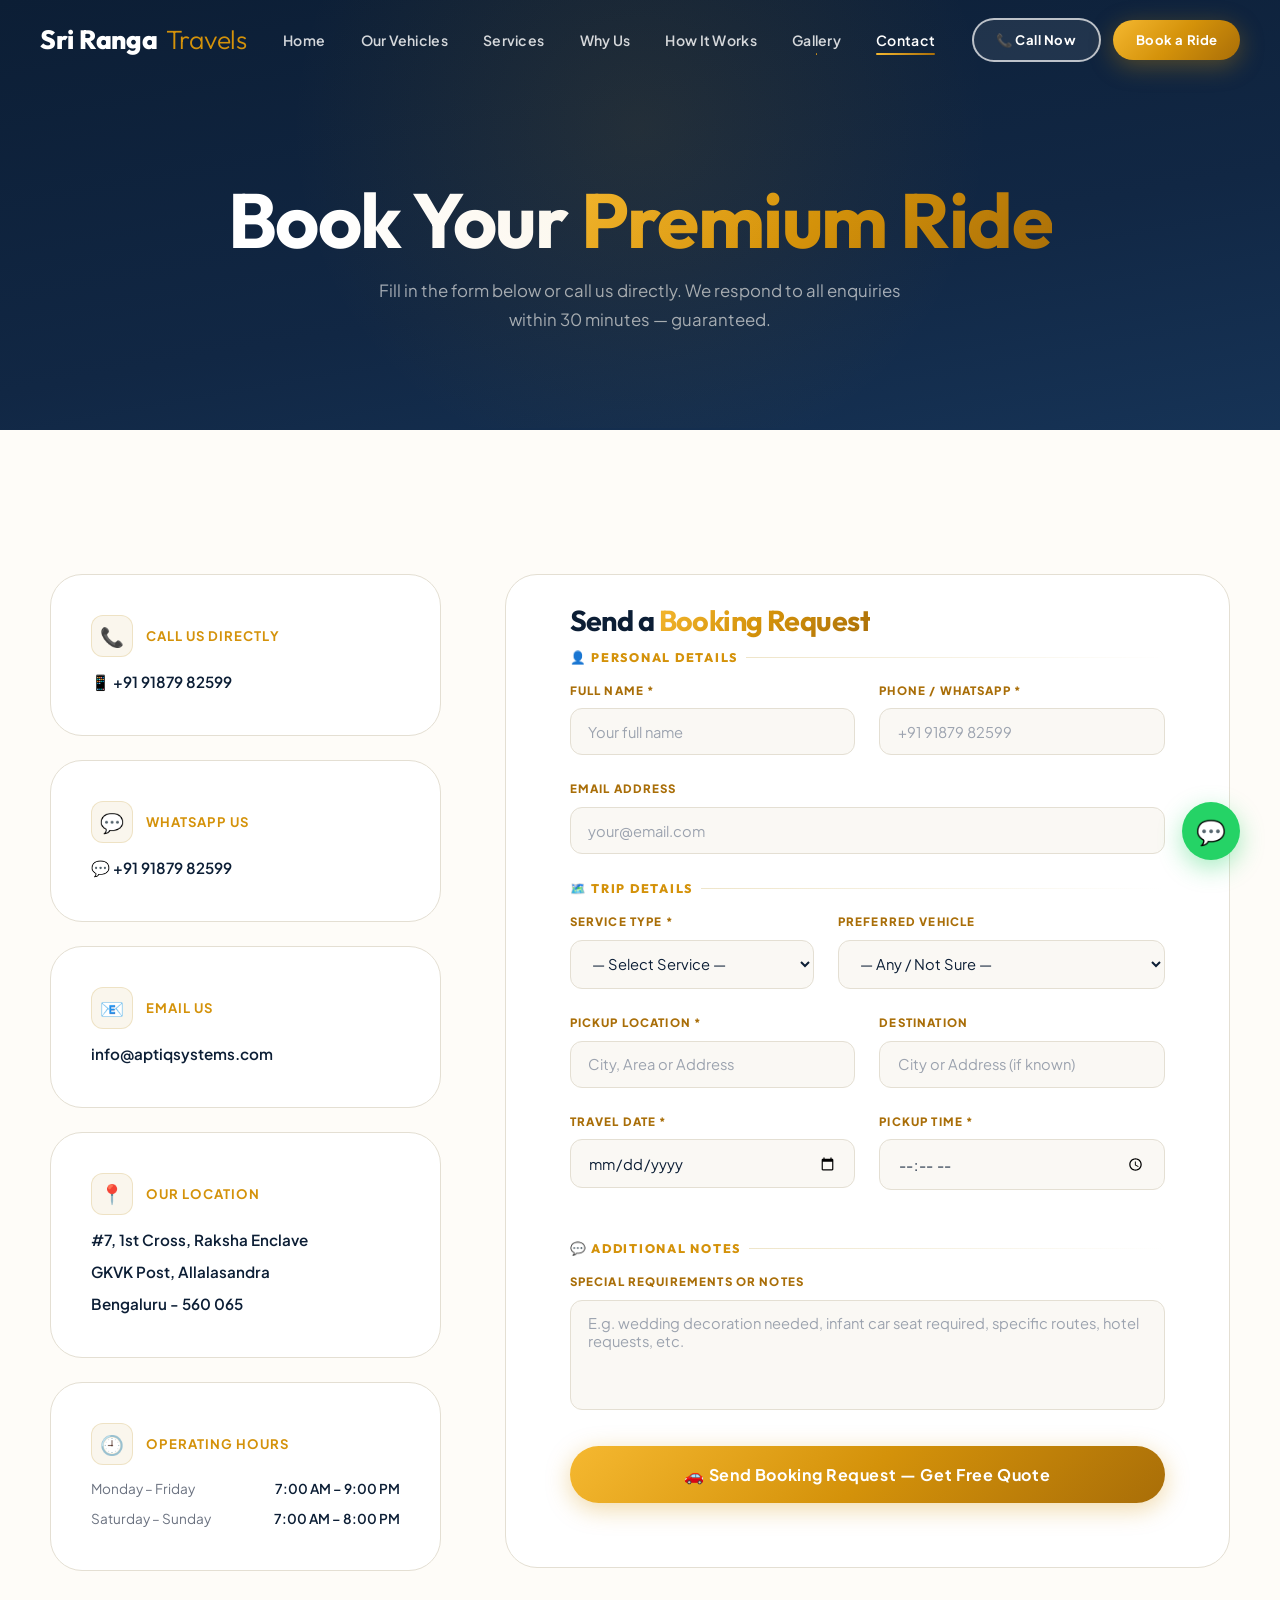
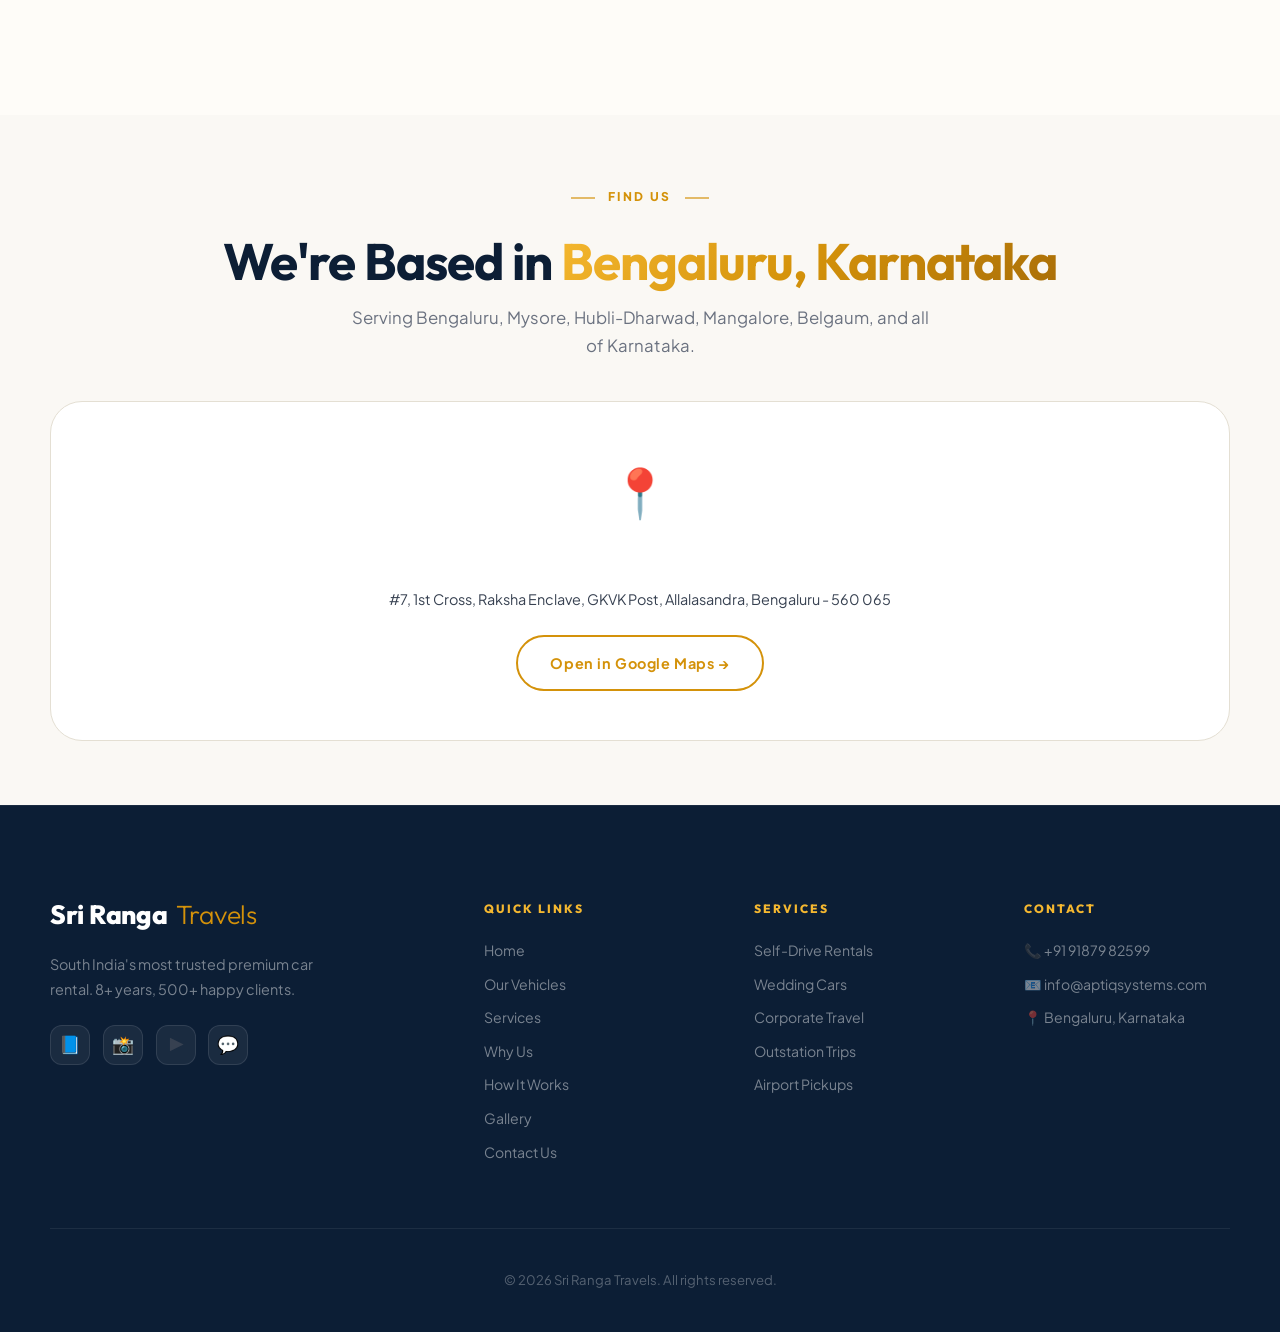
<file: contact.html>
<!DOCTYPE html>
<html lang="en">

<head>
  <meta charset="UTF-8" />
  <meta name="viewport" content="width=device-width, initial-scale=1.0" />
  <title>Book Now | Sri Ranga Travels — Get a Free Quote</title>
  <meta name="description"
    content="Book your premium car rental or get a free quote from Sri Ranga Travels. Call, WhatsApp, or fill in the form. We respond within 30 minutes." />
  <link rel="stylesheet" href="style.css" />
  <link rel="icon"
    href="data:image/svg+xml,<svg xmlns='http://www.w3.org/2000/svg' viewBox='0 0 100 100'><text y='.9em' font-size='90'>🚗</text></svg>" />
  <style>
    .contact-grid-wrapper {
      display: grid;
      grid-template-columns: 1fr 1.6fr;
      gap: var(--space-xl);
      align-items: start;
    }

    .contact-sidebar {
      display: flex;
      flex-direction: column;
      gap: var(--space-md);
    }

    .contact-card {
      background: var(--navy-card);
      border: 1px solid var(--navy-border);
      border-radius: var(--radius-xl);
      padding: var(--space-lg);
      transition: var(--transition-fast);
    }

    .contact-card:hover {
      border-color: rgba(201, 168, 76, 0.3);
    }

    .contact-card-header {
      display: flex;
      align-items: center;
      gap: var(--space-sm);
      margin-bottom: 0.75rem;
    }

    .contact-card-icon {
      width: 42px;
      height: 42px;
      background: rgba(201, 168, 76, 0.1);
      border: 1px solid rgba(201, 168, 76, 0.25);
      border-radius: var(--radius-md);
      display: flex;
      align-items: center;
      justify-content: center;
      font-size: 1.2rem;
      flex-shrink: 0;
    }

    .contact-card-title {
      font-size: 0.82rem;
      font-weight: 700;
      text-transform: uppercase;
      letter-spacing: 0.08em;
      color: var(--gold);
    }

    .contact-card-links {
      display: flex;
      flex-direction: column;
      gap: 0.4rem;
    }

    .contact-card-link {
      font-size: 0.95rem;
      color: var(--text-dark);
      font-weight: 600;
      transition: var(--transition-fast);
      display: flex;
      align-items: center;
      gap: 0.5rem;
      text-decoration: none;
    }

    .contact-card-link:hover {
      color: var(--gold);
    }

    .hours-grid {
      display: grid;
      grid-template-columns: 1fr 1fr;
      gap: 0.4rem 1rem;
      margin-top: 0.5rem;
    }

    .hours-row {
      display: contents;
    }

    .hours-day {
      font-size: 0.85rem;
      color: var(--text-muted);
    }

    .hours-time {
      font-size: 0.85rem;
      color: var(--text-dark);
      font-weight: 600;
      text-align: right;
    }

    .booking-form-card {
      background: var(--navy-card);
      border: 1px solid var(--navy-border);
      border-radius: var(--radius-xl);
      padding: 1.8rem var(--space-xl) var(--space-xl);
    }

    .booking-form-card h2 {
      color: var(--text-dark);
      margin-top: 0;
      margin-bottom: 0.4rem;
      font-size: 1.8rem;
    }

    .booking-form-card>p {
      margin-bottom: var(--space-xl);
    }

    .form-section-title {
      font-family: var(--font-heading);
      font-size: 0.78rem;
      font-weight: 800;
      text-transform: uppercase;
      letter-spacing: 0.14em;
      color: var(--gold);
      margin-bottom: var(--space-sm);
      margin-top: var(--space-md);
      display: flex;
      align-items: center;
      gap: 0.5rem;
    }

    .form-section-title:first-of-type {
      margin-top: 0.6rem;
    }

    .form-section-title::after {
      content: '';
      flex: 1;
      height: 1px;
      background: linear-gradient(to right, rgba(201, 168, 76, 0.3), transparent);
    }

    .success-banner {
      display: none;
      background: linear-gradient(135deg, rgba(46, 204, 113, 0.15), rgba(46, 204, 113, 0.05));
      border: 1px solid rgba(46, 204, 113, 0.4);
      border-radius: var(--radius-lg);
      padding: var(--space-lg);
      text-align: center;
      margin-top: var(--space-md);
    }

    .success-banner.show {
      display: block;
    }

    .success-banner h3 {
      color: #2ecc71;
      margin-bottom: 0.4rem;
    }

    .success-banner p {
      font-size: 0.9rem;
    }

    @media (max-width: 1024px) {
      .contact-grid-wrapper {
        grid-template-columns: 1fr;
      }
    }
  </style>
</head>

<body>

  <header class="header" id="header">
    <nav class="nav">
      <a href="index.html" class="logo">
        <div class="logo-text">
          <span class="logo-name">Sri Ranga <span class="logo-accent">Travels</span></span>
        </div>
      </a>
      <ul class="nav-links">
        <li><a href="index.html" class="nav-link">Home</a></li>
        <li><a href="fleet.html" class="nav-link">Our Vehicles</a></li>
        <li><a href="services.html" class="nav-link">Services</a></li>
        <li><a href="why-us.html" class="nav-link">Why Us</a></li>
        <li><a href="how-it-works.html" class="nav-link">How It Works</a></li>
        <li><a href="gallery.html" class="nav-link">Gallery</a></li>
        <li><a href="contact.html" class="nav-link active">Contact</a></li>
      </ul>
      <div class="nav-cta">
        <a href="tel:+919187982599" class="btn btn-outline btn-sm">📞 Call Now</a>
        <a href="contact.html" class="btn btn-primary btn-sm">Book a Ride</a>
        <button class="hamburger" id="hamburger" aria-label="Open menu"><span></span><span></span><span></span></button>
      </div>
    </nav>
  </header>

  <div class="mobile-menu-overlay" id="menuOverlay"></div>
  <nav class="mobile-menu" id="mobileMenu">
    <button class="mobile-menu-close" id="menuClose">✕</button>
    <a href="index.html" class="mobile-nav-link">🏠 Home</a>
    <a href="fleet.html" class="mobile-nav-link">🚗 Our Vehicles</a>
    <a href="services.html" class="mobile-nav-link">⚡ Services</a>
    <a href="why-us.html" class="mobile-nav-link">🏆 Why Us</a>
    <a href="how-it-works.html" class="mobile-nav-link">📋 How It Works</a>
    <a href="gallery.html" class="mobile-nav-link">🖼️ Gallery</a>
    <a href="contact.html" class="mobile-nav-link active">📞 Contact</a>
    <div class="mobile-menu-footer">
      <a href="contact.html" class="btn btn-primary" style="width:100%;justify-content:center;">Book a Ride →</a>
    </div>
  </nav>

  <!-- PAGE HERO -->
  <section class="page-hero">

    <h1>Book Your <span class="text-gold">Premium Ride</span></h1>
    <p>Fill in the form below or call us directly. We respond to all enquiries within 30 minutes — guaranteed.</p>
  </section>

  <!-- CONTACT SECTION -->
  <section class="section" style="background:var(--ivory);">
    <div class="container">
      <div class="contact-grid-wrapper">

        <!-- Sidebar Info -->
        <div class="contact-sidebar">

          <!-- Phone -->
          <div class="contact-card reveal">
            <div class="contact-card-header">
              <div class="contact-card-icon">📞</div>
              <div class="contact-card-title">Call Us Directly</div>
            </div>
            <div class="contact-card-links">
              <a href="tel:+919187982599" class="contact-card-link">📱 +91 91879 82599</a>
            </div>
          </div>

          <!-- WhatsApp -->
          <div class="contact-card reveal">
            <div class="contact-card-header">
              <div class="contact-card-icon">💬</div>
              <div class="contact-card-title">WhatsApp Us</div>
            </div>
            <div class="contact-card-links">
              <a href="https://wa.me/919187982599?text=Hi%20Sri%20Ranga%20Travels%2C%20I%27d%20like%20to%20book%20a%20ride"
                class="contact-card-link" target="_blank" rel="noopener">💬 +91 91879 82599</a>
            </div>
          </div>

          <!-- Email -->
          <div class="contact-card reveal">
            <div class="contact-card-header">
              <div class="contact-card-icon">📧</div>
              <div class="contact-card-title">Email Us</div>
            </div>
            <div class="contact-card-links">
              <a href="mailto:info@aptiqsystems.com" class="contact-card-link">info@aptiqsystems.com</a>
            </div>
          </div>

          <!-- Address -->
          <div class="contact-card reveal">
            <div class="contact-card-header">
              <div class="contact-card-icon">📍</div>
              <div class="contact-card-title">Our Location</div>
            </div>
            <div class="contact-card-links">
              <span class="contact-card-link" style="cursor:default;">#7, 1st Cross, Raksha Enclave</span>
              <span class="contact-card-link" style="cursor:default;">GKVK Post, Allalasandra</span>
              <span class="contact-card-link" style="cursor:default;">Bengaluru - 560 065</span>
            </div>
          </div>

          <!-- Hours -->
          <div class="contact-card reveal">
            <div class="contact-card-header">
              <div class="contact-card-icon">🕘</div>
              <div class="contact-card-title">Operating Hours</div>
            </div>
            <div class="hours-grid">
              <span class="hours-day">Monday – Friday</span>
              <span class="hours-time">7:00 AM – 9:00 PM</span>
              <span class="hours-day">Saturday – Sunday</span>
              <span class="hours-time">7:00 AM – 8:00 PM</span>
            </div>
          </div>

        </div>

        <!-- Booking Form -->
        <div class="booking-form-card reveal reveal-delay-1">
          <h2>Send a <span class="text-gold">Booking Request</span></h2>

          <form id="contactForm" action="send_mail.php" method="POST">

            <!-- Personal Info -->
            <div class="form-section-title">👤 Personal Details</div>
            <div class="form-row">
              <div class="form-group">
                <label for="cf-name">Full Name *</label>
                <input type="text" id="cf-name" name="name" placeholder="Your full name" required />
              </div>
              <div class="form-group">
                <label for="cf-phone">Phone / WhatsApp *</label>
                <input type="tel" id="cf-phone" name="phone" placeholder="+91 91879 82599" required />
              </div>
            </div>
            <div class="form-group">
              <label for="cf-email">Email Address</label>
              <input type="email" id="cf-email" name="email" placeholder="your@email.com" />
            </div>

            <!-- Trip Details -->
            <div class="form-section-title">🗺️ Trip Details</div>
            <div class="form-row">
              <div class="form-group">
                <label for="cf-service">Service Type *</label>
                <select id="cf-service" name="service" required>
                  <option value="">— Select Service —</option>
                  <option>Self-Drive Rental</option>
                  <option>Outstation Trip (One-Way)</option>
                  <option>Outstation Trip (Round Trip)</option>
                  <option>Airport Pickup</option>
                  <option>Airport Drop</option>
                  <option>Wedding Car</option>
                  <option>Corporate Travel</option>
                  <option>Tour Package</option>
                  <option>Other</option>
                </select>
              </div>
              <div class="form-group">
                <label for="cf-vehicle">Preferred Vehicle</label>
                <select id="cf-vehicle" name="vehicle">
                  <option value="">— Any / Not Sure —</option>
                  <option>Maruti Suzuki Dzire (Sedan) (₹14/km)</option>
                  <option>Hyundai Aura (Sedan) (₹14/km)</option>
                  <option>Toyota Etios (Sedan) (₹14/km)</option>
                  <!--
                  <option>Tata Nexon (SUV)</option>
                  <option>Hyundai Creta (SUV)</option>
                  <option>Maruti Suzuki Brezza (SUV)</option>
                  <option>Mahindra Scorpio N (SUV)</option>
                  -->
                  <option>Toyota Innova Hycross Hybrid (₹19/km)</option>
                  <option>Toyota Innova Crysta AC (₹17/km)</option>
                  <option>Toyota Innova Crysta Non-AC (₹15/km)</option>
                  <option>Maruti Suzuki Ertiga AC (₹17/km)</option>
                  <option>Maruti Suzuki Ertiga Non-AC (₹15/km)</option>
                  <option>12-Seater Tempo Traveller</option>
                  <option>20-Seater Mini Coach</option>
                  <option>Luxury Mini Bus (Sri Ranga) (₹32/km)</option>
                  <option>Luxury Mini Coach (Sri Ranga) (₹32/km)</option>
                </select>
              </div>
            </div>
            <div class="form-row">
              <div class="form-group">
                <label for="cf-pickup">Pickup Location *</label>
                <input type="text" id="cf-pickup" name="pickup" placeholder="City, Area or Address" required />
              </div>
              <div class="form-group">
                <label for="cf-destination">Destination</label>
                <input type="text" id="cf-destination" name="destination" placeholder="City or Address (if known)" />
              </div>
            </div>
            <div class="form-row">
              <div class="form-group">
                <label for="cf-date">Travel Date *</label>
                <input type="date" id="cf-date" name="date" required />
              </div>
              <div class="form-group">
                <label for="cf-time">Pickup Time *</label>
                <input type="time" id="cf-time" name="time" required />
              </div>
            </div>

            <!-- Additional Notes -->
            <div class="form-section-title">💬 Additional Notes</div>
            <div class="form-group">
              <label for="cf-notes">Special Requirements or Notes</label>
              <textarea id="cf-notes" name="notes"
                placeholder="E.g. wedding decoration needed, infant car seat required, specific routes, hotel requests, etc."></textarea>
            </div>

            <!-- Submit -->
            <button type="submit" class="btn btn-primary btn-lg" id="submitBtn"
              style="width:100%;justify-content:center;margin-top:var(--space-sm);">
              🚗 Send Booking Request — Get Free Quote
            </button>
          </form>

          <div class="success-banner" id="successBanner">
            <h3>✅ Request Received!</h3>
            <p>Thank you! We've received your booking request and will call you within 30 minutes to confirm your ride
              and discuss pricing.</p>
          </div>

        </div>
      </div>
  </section>

  <!-- MAP PLACEHOLDER -->
  <section style="background:var(--warm-50); padding: var(--space-xl) 0;">
    <div class="container">
      <div class="section-header reveal" style="margin-bottom:var(--space-lg);">
        <div class="section-label">Find Us</div>
        <h2>We're Based in <span class="text-gold">Bengaluru, Karnataka</span></h2>
        <p>Serving Bengaluru, Mysore, Hubli-Dharwad, Mangalore, Belgaum, and all of Karnataka.</p>
      </div>
      <div class="reveal" style="
        background: var(--navy-card);
        border: 1px solid var(--navy-border);
        border-radius: var(--radius-xl);
        height: 340px;
        display: flex;
        align-items: center;
        justify-content: center;
        flex-direction: column;
        gap: var(--space-md);
        text-align: center;
        padding: var(--space-lg);
      ">
        <span style="font-size:3rem;">📍</span>
        <div>
          <h4 style="color:var(--white);margin-bottom:0.3rem;">Sri Ranga Travels</h4>
          <p style="font-size:0.9rem;">#7, 1st Cross, Raksha Enclave, GKVK Post, Allalasandra, Bengaluru - 560 065</p>
        </div>
        <a href="https://maps.google.com/?q=%237,+1st+Cross,+Raksha+Enclave,+GKVK+Post,+Allalasandra.+Bengaluru+560+065"
          target="_blank" rel="noopener" class="btn btn-outline">
          Open in Google Maps →
        </a>
      </div>
    </div>
  </section>

  <footer class="footer">
    <div class="container">
      <div class="footer-grid">
        <div class="footer-brand">
          <a href="index.html" class="logo">
            <div class="logo-text">
              <span class="logo-name">Sri Ranga <span class="logo-accent">Travels</span></span>

            </div>
          </a>
          <p>South India's most trusted premium car rental. 8+ years, 500+ happy clients.</p>
          <div class="footer-social">
            <a href="#" class="social-btn">📘</a><a href="#" class="social-btn">📸</a>
            <a href="#" class="social-btn">▶️</a><a href="#" class="social-btn">💬</a>
          </div>
        </div>
        <div class="footer-col">
          <h5>Quick Links</h5>
          <nav class="footer-links">
            <a href="index.html" class="footer-link">Home</a>
            <a href="fleet.html" class="footer-link">Our Vehicles</a>
            <a href="services.html" class="footer-link">Services</a>
            <a href="why-us.html" class="footer-link">Why Us</a>
            <a href="how-it-works.html" class="footer-link">How It Works</a>
            <a href="gallery.html" class="footer-link">Gallery</a>
            <a href="contact.html" class="footer-link">Contact Us</a>
          </nav>
        </div>
        <div class="footer-col">
          <h5>Services</h5>
          <nav class="footer-links">
            <a href="services.html" class="footer-link">Self-Drive Rentals</a>
            <a href="services.html" class="footer-link">Wedding Cars</a>
            <a href="services.html" class="footer-link">Corporate Travel</a>
            <a href="services.html" class="footer-link">Outstation Trips</a>
            <a href="services.html" class="footer-link">Airport Pickups</a>
          </nav>
        </div>
        <div class="footer-col">
          <h5>Contact</h5>
          <div class="footer-links">
            <a href="tel:+919187982599" class="footer-link">📞 +91 91879 82599</a>
            <a href="mailto:info@aptiqsystems.com" class="footer-link">📧 info@aptiqsystems.com</a>
            <span class="footer-link">📍 Bengaluru, Karnataka</span>
          </div>
        </div>
      </div>
      <div class="footer-bottom">
        <p>© 2026 Sri Ranga Travels. All rights reserved.</p>
      </div>
    </div>
  </footer>

  <div class="whatsapp-float">
    <span class="whatsapp-label">Chat with us!</span>
    <a href="https://wa.me/919187982599?text=Hi%2C%20I%27d%20like%20to%20book%20a%20ride" class="whatsapp-btn"
      target="_blank" rel="noopener" aria-label="WhatsApp">💬</a>
  </div>

  <script src="script.js"></script>
  <script>
    // Override contact form for this page (show success banner inline)
    const form = document.getElementById('contactForm');
    const banner = document.getElementById('successBanner');
    if (form && banner) {
      form.addEventListener('submit', e => {
        e.preventDefault();
        const btn = form.querySelector('#submitBtn');
        btn.innerHTML = '⏳ Sending…';
        btn.disabled = true;
        setTimeout(() => {
          form.style.display = 'none';
          banner.classList.add('show');
        }, 1200);
      });
    }
  </script>
</body>

</html>
</file>
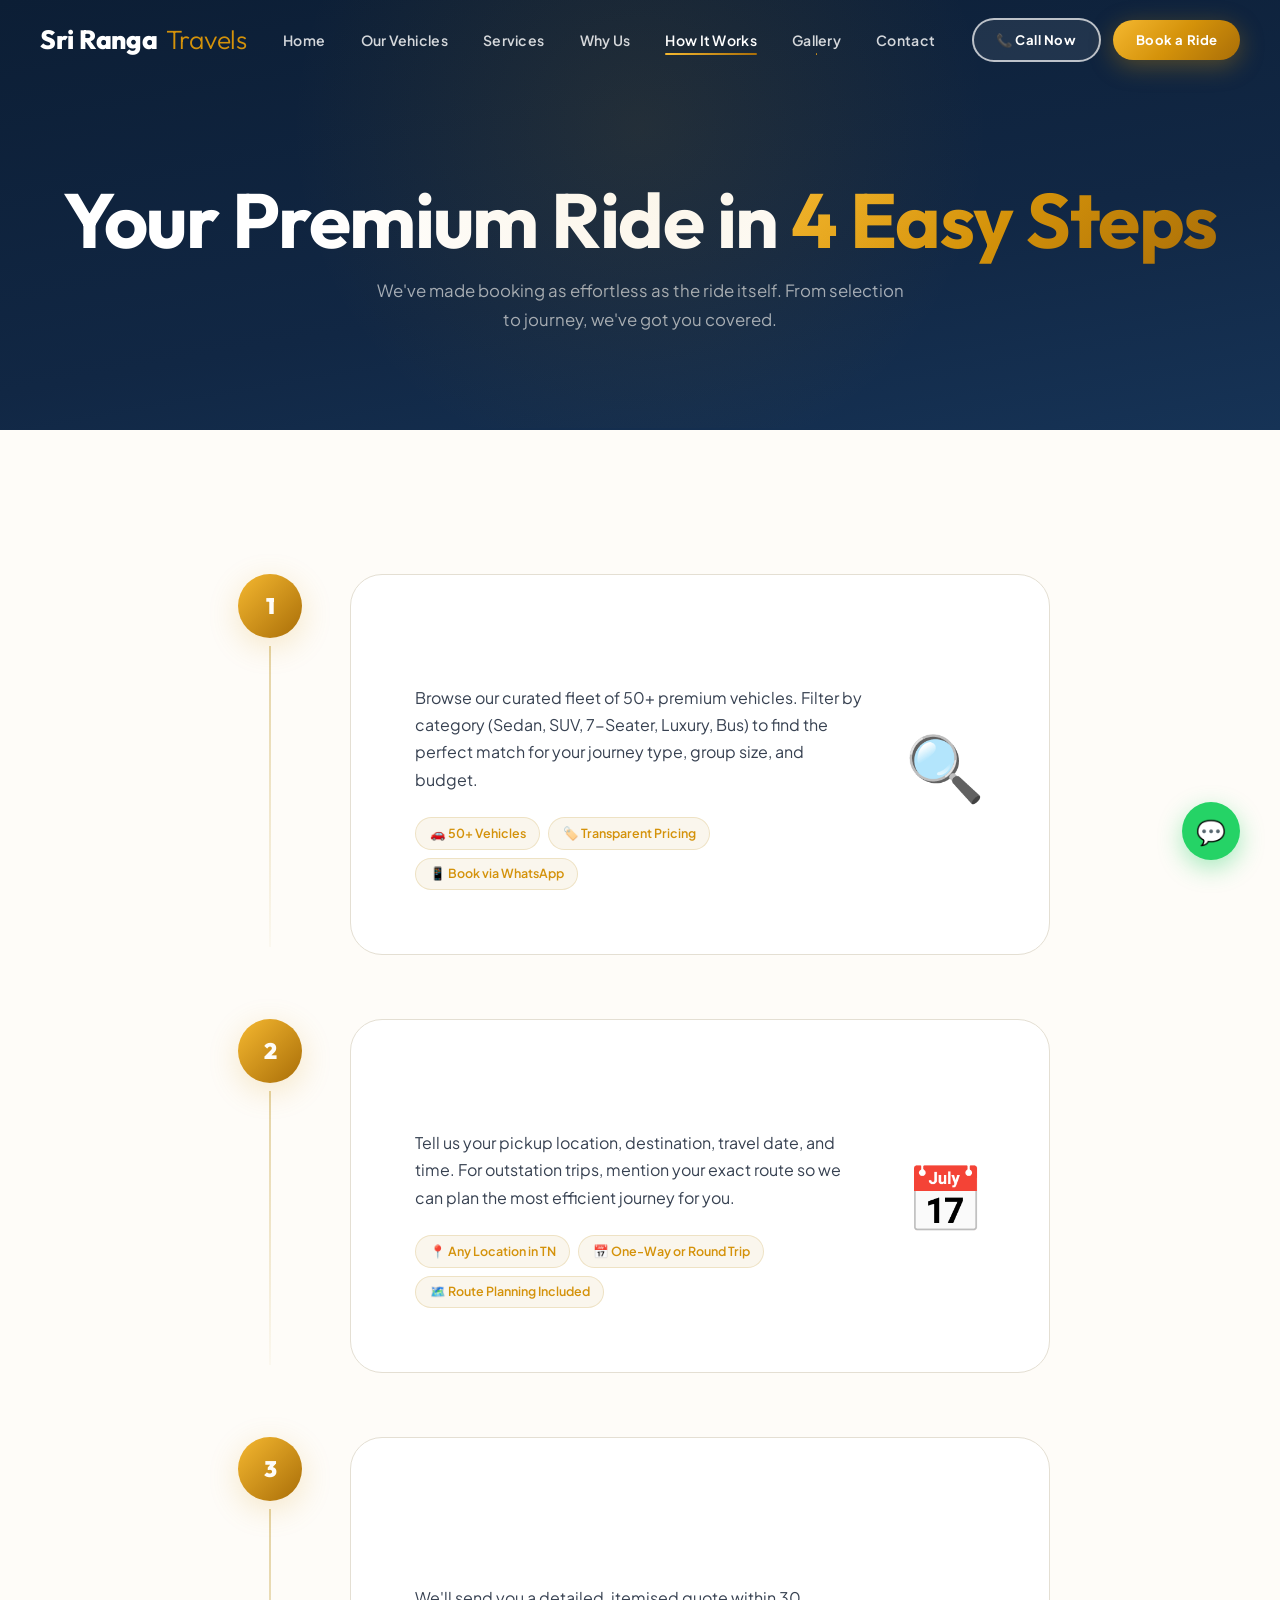
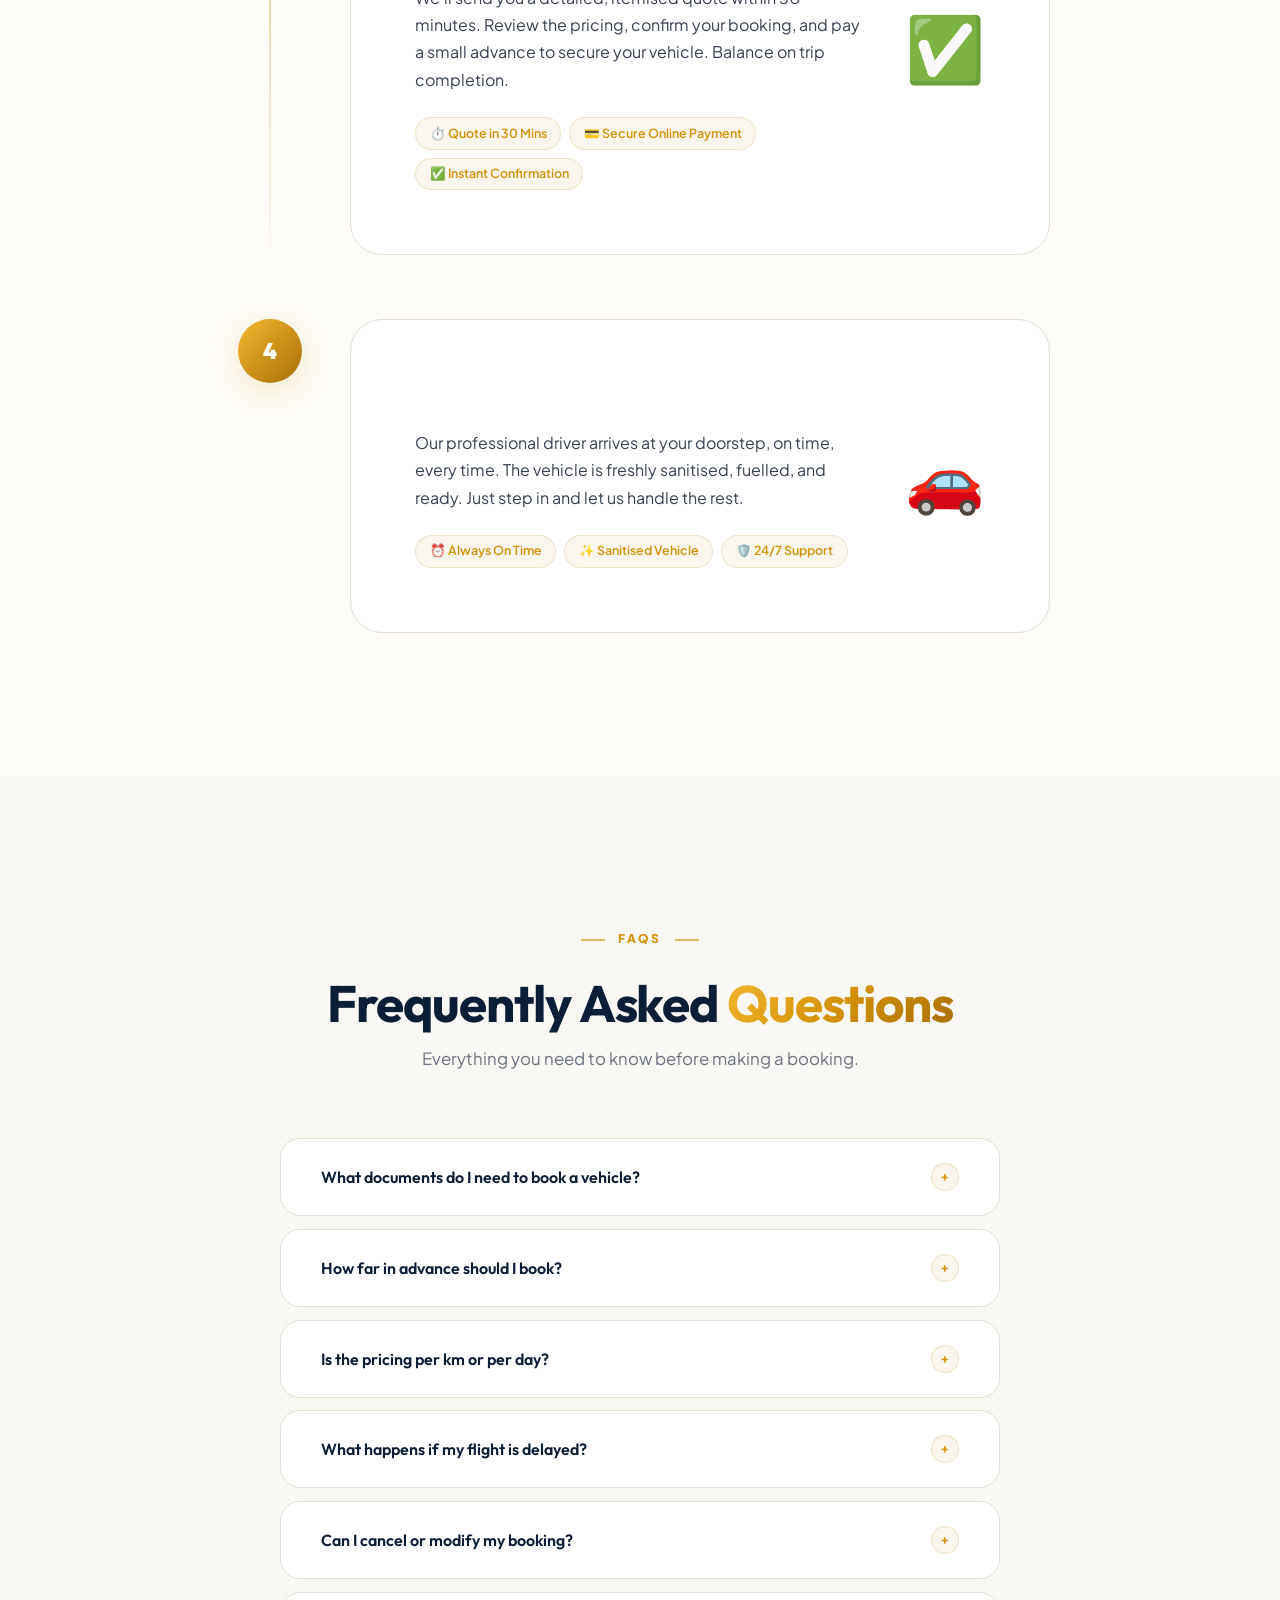
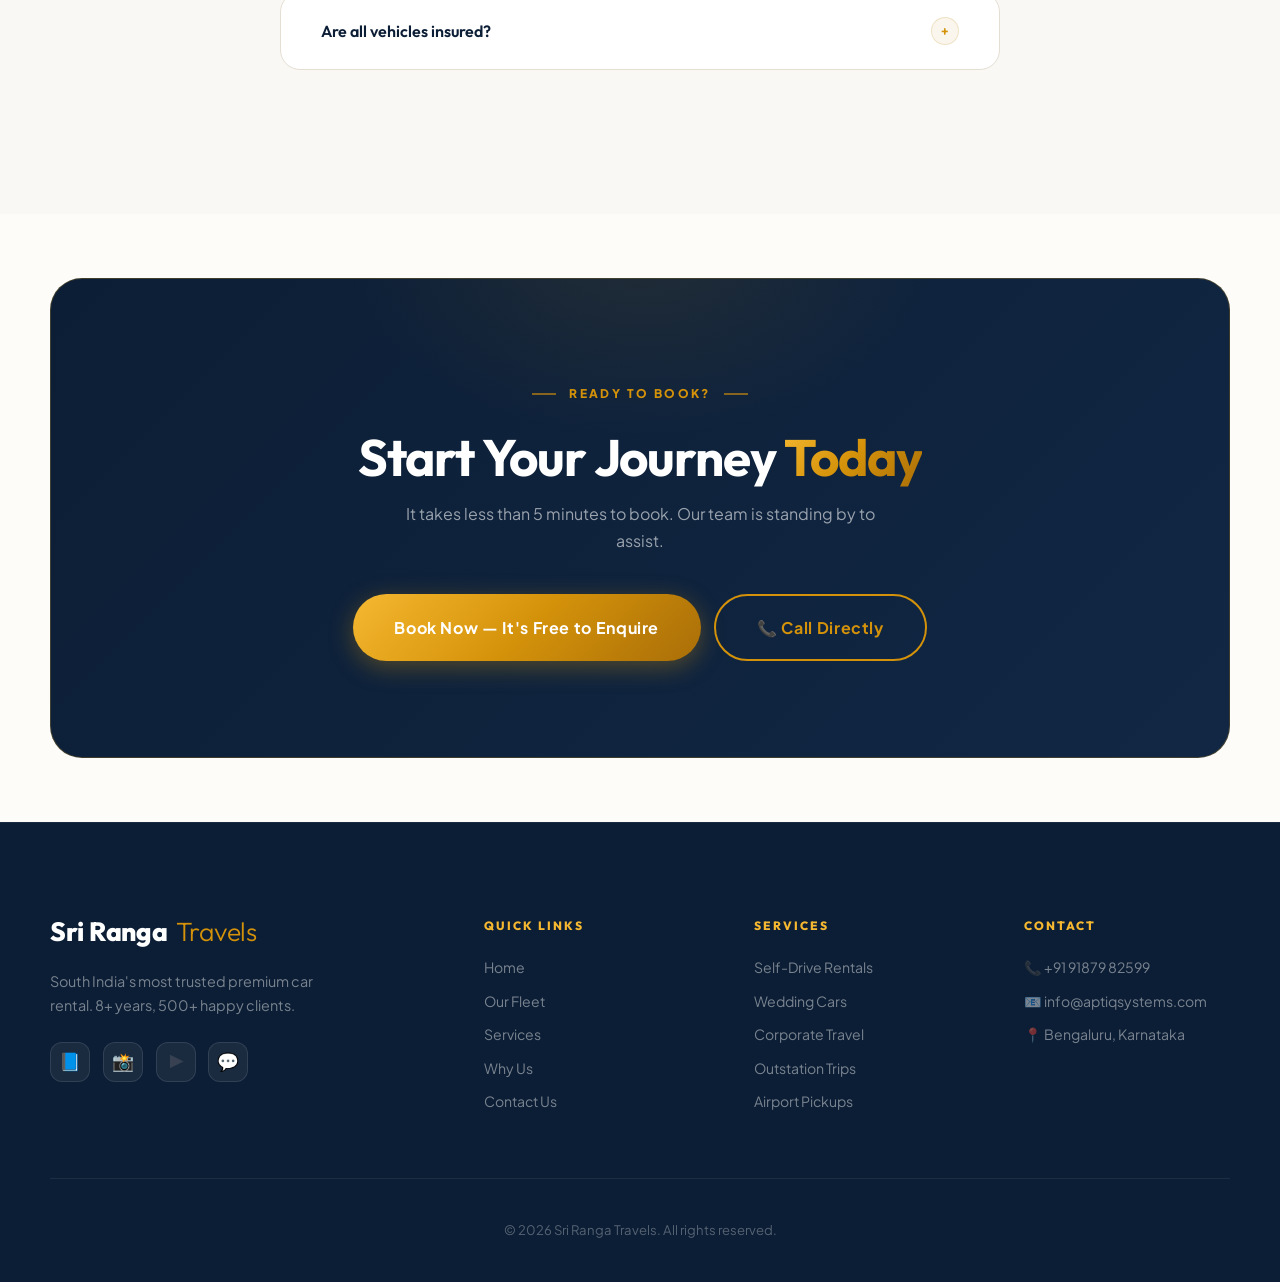
<file: how-it-works.html>
<!DOCTYPE html>
<html lang="en">

<head>
  <meta charset="UTF-8" />
  <meta name="viewport" content="width=device-width, initial-scale=1.0" />
  <title>How It Works | Sri Ranga Travels — Simple Booking Process</title>
  <meta name="description"
    content="Book your premium car rental with Sri Ranga Travels in 4 simple steps. Choose your vehicle, pick your dates, confirm your booking, and enjoy the ride." />
  <link rel="stylesheet" href="style.css" />
  <link rel="icon"
    href="data:image/svg+xml,<svg xmlns='http://www.w3.org/2000/svg' viewBox='0 0 100 100'><text y='.9em' font-size='90'>🚗</text></svg>" />
  <style>
    .process-timeline {
      position: relative;
      display: flex;
      flex-direction: column;
      gap: 0;
    }

    .process-step {
      display: grid;
      grid-template-columns: 80px 1fr;
      gap: var(--space-lg);
      padding-bottom: var(--space-xl);
      position: relative;
    }

    .process-step:last-child {
      padding-bottom: 0;
    }

    .step-left {
      display: flex;
      flex-direction: column;
      align-items: center;
    }

    .step-circle {
      width: 64px;
      height: 64px;
      background: linear-gradient(135deg, var(--gold-light), var(--gold-dark));
      border-radius: 50%;
      display: flex;
      align-items: center;
      justify-content: center;
      font-family: var(--font-heading);
      font-size: 1.4rem;
      font-weight: 900;
      color: var(--deep-navy);
      flex-shrink: 0;
      box-shadow: 0 8px 32px var(--gold-glow);
      position: relative;
      z-index: 1;
    }

    .step-line {
      flex: 1;
      width: 2px;
      background: linear-gradient(to bottom, rgba(201, 168, 76, 0.5), rgba(201, 168, 76, 0.05));
      margin: 8px 0;
    }

    .process-step:last-child .step-line {
      display: none;
    }

    .step-body {
      background: var(--navy-card);
      border: 1px solid var(--navy-border);
      border-radius: var(--radius-xl);
      padding: var(--space-xl);
      transition: var(--transition);
      display: grid;
      grid-template-columns: 1fr auto;
      gap: var(--space-lg);
      align-items: center;
    }

    .step-body:hover {
      border-color: rgba(201, 168, 76, 0.3);
      transform: translateX(6px);
      box-shadow: var(--shadow-hover), var(--shadow-gold);
    }

    .step-emoji {
      font-size: 4rem;
      line-height: 1;
    }

    .step-content h3 {
      color: var(--white);
      margin-bottom: 0.5rem;
    }

    .step-content p {
      margin-bottom: var(--space-md);
    }

    .step-tips {
      display: flex;
      flex-wrap: wrap;
      gap: 0.5rem;
    }

    .tip-tag {
      background: rgba(201, 168, 76, 0.1);
      border: 1px solid rgba(201, 168, 76, 0.25);
      border-radius: var(--radius-full);
      padding: 0.3rem 0.85rem;
      font-size: 0.78rem;
      font-weight: 600;
      color: var(--gold);
    }

    .faq-list {
      display: flex;
      flex-direction: column;
      gap: var(--space-sm);
    }

    .faq-item {
      background: var(--navy-card);
      border: 1px solid var(--navy-border);
      border-radius: var(--radius-lg);
      overflow: hidden;
      transition: var(--transition-fast);
    }

    .faq-item:hover {
      border-color: rgba(201, 168, 76, 0.3);
    }

    .faq-question {
      width: 100%;
      display: flex;
      align-items: center;
      justify-content: space-between;
      padding: var(--space-md) var(--space-lg);
      font-family: var(--font-heading);
      font-size: 1rem;
      font-weight: 600;
      color: var(--text-dark);
      text-align: left;
      background: none;
      cursor: pointer;
      gap: var(--space-md);
      transition: var(--transition-fast);
    }

    .faq-question:hover {
      color: var(--gold);
    }

    .faq-icon {
      width: 28px;
      height: 28px;
      background: rgba(201, 168, 76, 0.1);
      border: 1px solid rgba(201, 168, 76, 0.25);
      border-radius: 50%;
      display: flex;
      align-items: center;
      justify-content: center;
      font-size: 0.85rem;
      color: var(--gold);
      flex-shrink: 0;
      transition: transform 0.3s;
    }

    .faq-item.open .faq-icon {
      transform: rotate(45deg);
    }

    .faq-answer {
      max-height: 0;
      overflow: hidden;
      transition: max-height 0.4s var(--ease-smooth);
      padding: 0 var(--space-lg);
    }

    .faq-item.open .faq-answer {
      max-height: 300px;
    }

    .faq-answer p {
      padding-bottom: var(--space-md);
      font-size: 0.92rem;
      line-height: 1.8;
      border-top: 1px solid var(--navy-border);
      padding-top: var(--space-sm);
    }

    @media (max-width: 768px) {
      .step-body {
        grid-template-columns: 1fr;
      }

      .step-emoji {
        display: none;
      }

      .process-step {
        grid-template-columns: 50px 1fr;
        gap: var(--space-md);
      }

      .step-circle {
        width: 50px;
        height: 50px;
        font-size: 1.1rem;
      }
    }
  </style>
</head>

<body>

  <header class="header" id="header">
    <nav class="nav">
      <a href="index.html" class="logo">
        <div class="logo-text">
          <span class="logo-name">Sri Ranga <span class="logo-accent">Travels</span></span>
        </div>
      </a>
      <ul class="nav-links">
        <li><a href="index.html" class="nav-link">Home</a></li>
        <li><a href="fleet.html" class="nav-link">Our Vehicles</a></li>
        <li><a href="services.html" class="nav-link">Services</a></li>
        <li><a href="why-us.html" class="nav-link">Why Us</a></li>
        <li><a href="how-it-works.html" class="nav-link active">How It Works</a></li>
        <li><a href="gallery.html" class="nav-link">Gallery</a></li>
        <li><a href="contact.html" class="nav-link">Contact</a></li>
      </ul>
      <div class="nav-cta">
        <a href="tel:+919187982599" class="btn btn-outline btn-sm">📞 Call Now</a>
        <a href="contact.html" class="btn btn-primary btn-sm">Book a Ride</a>
        <button class="hamburger" id="hamburger" aria-label="Open menu"><span></span><span></span><span></span></button>
      </div>
    </nav>
  </header>

  <div class="mobile-menu-overlay" id="menuOverlay"></div>
  <nav class="mobile-menu" id="mobileMenu">
    <button class="mobile-menu-close" id="menuClose">✕</button>
    <a href="index.html" class="mobile-nav-link">🏠 Home</a>
    <a href="fleet.html" class="mobile-nav-link">🚗 Our Vehicles</a>
    <a href="services.html" class="mobile-nav-link">⚡ Services</a>
    <a href="why-us.html" class="mobile-nav-link">🏆 Why Us</a>
    <a href="how-it-works.html" class="mobile-nav-link active">📋 How It Works</a>
    <a href="gallery.html" class="mobile-nav-link">🖼️ Gallery</a>
    <a href="contact.html" class="mobile-nav-link">📞 Contact</a>
    <div class="mobile-menu-footer">
      <a href="contact.html" class="btn btn-primary" style="width:100%;justify-content:center;">Book a Ride →</a>
    </div>
  </nav>

  <!-- PAGE HERO -->
  <section class="page-hero">
    <h1>Your Premium Ride in <span class="text-gold">4 Easy Steps</span></h1>
    <p>We've made booking as effortless as the ride itself. From selection to journey, we've got you covered.</p>
  </section>

  <!-- PROCESS TIMELINE -->
  <section class="section" style="background:var(--ivory);">
    <div class="container" style="max-width:900px;">
      <div class="process-timeline">

        <!-- Step 1 -->
        <div class="process-step reveal">
          <div class="step-left">
            <div class="step-circle">1</div>
            <div class="step-line"></div>
          </div>
          <div class="step-body">
            <div class="step-content">
              <h3>Choose Your Vehicle & Service</h3>
              <p>Browse our curated fleet of 50+ premium vehicles. Filter by category (Sedan, SUV, 7-Seater, Luxury,
                Bus) to find the perfect match for your journey type, group size, and budget.</p>
              <div class="step-tips">
                <span class="tip-tag">🚗 50+ Vehicles</span>
                <span class="tip-tag">🏷️ Transparent Pricing</span>
                <span class="tip-tag">📱 Book via WhatsApp</span>
              </div>
            </div>
            <div class="step-emoji">🔍</div>
          </div>
        </div>

        <!-- Step 2 -->
        <div class="process-step reveal">
          <div class="step-left">
            <div class="step-circle">2</div>
            <div class="step-line"></div>
          </div>
          <div class="step-body">
            <div class="step-content">
              <h3>Share Your Trip Details</h3>
              <p>Tell us your pickup location, destination, travel date, and time. For outstation trips, mention your
                exact route so we can plan the most efficient journey for you.</p>
              <div class="step-tips">
                <span class="tip-tag">📍 Any Location in TN</span>
                <span class="tip-tag">📅 One-Way or Round Trip</span>
                <span class="tip-tag">🗺️ Route Planning Included</span>
              </div>
            </div>
            <div class="step-emoji">📅</div>
          </div>
        </div>

        <!-- Step 3 -->
        <div class="process-step reveal">
          <div class="step-left">
            <div class="step-circle">3</div>
            <div class="step-line"></div>
          </div>
          <div class="step-body">
            <div class="step-content">
              <h3>Receive Quote & Confirm Booking</h3>
              <p>We'll send you a detailed, itemised quote within 30 minutes. Review the pricing, confirm your booking,
                and pay a small advance to secure your vehicle. Balance on trip completion.</p>
              <div class="step-tips">
                <span class="tip-tag">⏱️ Quote in 30 Mins</span>
                <span class="tip-tag">💳 Secure Online Payment</span>
                <span class="tip-tag">✅ Instant Confirmation</span>
              </div>
            </div>
            <div class="step-emoji">✅</div>
          </div>
        </div>

        <!-- Step 4 -->
        <div class="process-step reveal">
          <div class="step-left">
            <div class="step-circle">4</div>
          </div>
          <div class="step-body">
            <div class="step-content">
              <h3>Sit Back & Enjoy Your Journey</h3>
              <p>Our professional driver arrives at your doorstep, on time, every time. The vehicle is freshly
                sanitised, fuelled, and ready. Just step in and let us handle the rest.</p>
              <div class="step-tips">
                <span class="tip-tag">⏰ Always On Time</span>
                <span class="tip-tag">✨ Sanitised Vehicle</span>
                <span class="tip-tag">🛡️ 24/7 Support</span>
              </div>
            </div>
            <div class="step-emoji">🚗</div>
          </div>
        </div>

      </div>
    </div>
  </section>

  <!-- FAQ -->
  <section class="section" style="background:var(--warm-50);">
    <div class="container" style="max-width:800px;">
      <div class="section-header reveal">
        <div class="section-label">FAQs</div>
        <h2>Frequently Asked <span class="text-gold">Questions</span></h2>
        <p>Everything you need to know before making a booking.</p>
      </div>

      <div class="faq-list reveal">
        <div class="faq-item">
          <button class="faq-question" id="faq-q1" aria-expanded="false">
            What documents do I need to book a vehicle?
            <span class="faq-icon">+</span>
          </button>
          <div class="faq-answer" id="faq-a1" role="region" aria-labelledby="faq-q1">
            <p>For chauffeur-driven services, just your name and contact details are sufficient. For self-drive rentals,
              you'll need a valid driving licence (original), Aadhaar card, and a refundable security deposit.</p>
          </div>
        </div>

        <div class="faq-item">
          <button class="faq-question" id="faq-q2" aria-expanded="false">
            How far in advance should I book?
            <span class="faq-icon">+</span>
          </button>
          <div class="faq-answer" id="faq-a2" role="region" aria-labelledby="faq-q2">
            <p>For regular bookings, 24 hours in advance is ideal. For wedding cars or large group bookings, we
              recommend booking at least 2 weeks ahead to guarantee vehicle availability. Last-minute bookings are often
              possible — just call us!</p>
          </div>
        </div>

        <div class="faq-item">
          <button class="faq-question" id="faq-q3" aria-expanded="false">
            Is the pricing per km or per day?
            <span class="faq-icon">+</span>
          </button>
          <div class="faq-answer" id="faq-a3" role="region" aria-labelledby="faq-q3">
            <p>We offer both per-km and per-day packages depending on the trip type. Outstation trips are billed per km
              with a minimum daily km guarantee. Local city trips are billed per package (e.g., 4 hours/40 km). We'll
              give you the best rate for your specific journey.</p>
          </div>
        </div>

        <div class="faq-item">
          <button class="faq-question" id="faq-q4" aria-expanded="false">
            What happens if my flight is delayed?
            <span class="faq-icon">+</span>
          </button>
          <div class="faq-answer" id="faq-a4" role="region" aria-labelledby="faq-q4">
            <p>We track all flights in real-time. If your flight is delayed, our driver will simply wait and adjust.
              You'll never be charged extra for flight delays — we factor this in as part of our airport pickup service.
            </p>
          </div>
        </div>

        <div class="faq-item">
          <button class="faq-question" id="faq-q5" aria-expanded="false">
            Can I cancel or modify my booking?
            <span class="faq-icon">+</span>
          </button>
          <div class="faq-answer" id="faq-a5" role="region" aria-labelledby="faq-q5">
            <p>Yes! Cancellations made 24 hours before the trip get a full refund of the advance. Modifications (date,
              time, vehicle) can be made up to 12 hours before the trip at no extra charge, subject to availability.</p>
          </div>
        </div>

        <div class="faq-item">
          <button class="faq-question" id="faq-q6" aria-expanded="false">
            Are all vehicles insured?
            <span class="faq-icon">+</span>
          </button>
          <div class="faq-answer" id="faq-a6" role="region" aria-labelledby="faq-q6">
            <p>Absolutely. Every vehicle in our fleet carries comprehensive insurance coverage. For self-drive rentals,
              passenger insurance is included. You can also opt for additional coverage at a nominal fee.</p>
          </div>
        </div>
      </div>
    </div>
  </section>

  <!-- CTA -->
  <section class="section-sm" style="background:var(--ivory);">
    <div class="container">
      <div class="cta-banner reveal">
        <div class="section-label" style="justify-content:center;">Ready to Book?</div>
        <h2>Start Your Journey <span class="text-gold">Today</span></h2>
        <p>It takes less than 5 minutes to book. Our team is standing by to assist.</p>
        <div class="cta-actions">
          <a href="contact.html" class="btn btn-primary btn-lg">Book Now — It's Free to Enquire</a>
          <a href="tel:+919187982599" class="btn btn-outline btn-lg">📞 Call Directly</a>
        </div>
      </div>
    </div>
  </section>

  <footer class="footer">
    <div class="container">
      <div class="footer-grid">
        <div class="footer-brand">
          <a href="index.html" class="logo">
            <div class="logo-text">
              <span class="logo-name">Sri Ranga <span class="logo-accent">Travels</span></span>

            </div>
          </a>
          <p>South India's most trusted premium car rental. 8+ years, 500+ happy clients.</p>
          <div class="footer-social">
            <a href="#" class="social-btn">📘</a><a href="#" class="social-btn">📸</a>
            <a href="#" class="social-btn">▶️</a><a href="#" class="social-btn">💬</a>
          </div>
        </div>
        <div class="footer-col">
          <h5>Quick Links</h5>
          <nav class="footer-links">
            <a href="index.html" class="footer-link">Home</a>
            <a href="fleet.html" class="footer-link">Our Fleet</a>
            <a href="services.html" class="footer-link">Services</a>
            <a href="why-us.html" class="footer-link">Why Us</a>
            <a href="contact.html" class="footer-link">Contact Us</a>
          </nav>
        </div>
        <div class="footer-col">
          <h5>Services</h5>
          <nav class="footer-links">
            <a href="services.html" class="footer-link">Self-Drive Rentals</a>
            <a href="services.html" class="footer-link">Wedding Cars</a>
            <a href="services.html" class="footer-link">Corporate Travel</a>
            <a href="services.html" class="footer-link">Outstation Trips</a>
            <a href="services.html" class="footer-link">Airport Pickups</a>
          </nav>
        </div>
        <div class="footer-col">
          <h5>Contact</h5>
          <div class="footer-links">
            <a href="tel:+919187982599" class="footer-link">📞 +91 91879 82599</a>
            <a href="mailto:info@aptiqsystems.com" class="footer-link">📧 info@aptiqsystems.com</a>
            <span class="footer-link">📍 Bengaluru, Karnataka</span>
          </div>
        </div>
      </div>
      <div class="footer-bottom">
        <p>© 2026 Sri Ranga Travels. All rights reserved.</p>
      </div>
    </div>
  </footer>

  <div class="whatsapp-float">
    <span class="whatsapp-label">Chat with us!</span>
    <a href="https://wa.me/919187982599" class="whatsapp-btn" target="_blank" rel="noopener"
      aria-label="WhatsApp">💬</a>
  </div>

  <script src="script.js"></script>
  <script>
    // FAQ Accordion
    document.querySelectorAll('.faq-question').forEach(btn => {
      btn.addEventListener('click', () => {
        const item = btn.closest('.faq-item');
        const isOpen = item.classList.contains('open');
        document.querySelectorAll('.faq-item').forEach(i => i.classList.remove('open'));
        if (!isOpen) item.classList.add('open');
        btn.setAttribute('aria-expanded', !isOpen);
      });
    });
  </script>
</body>

</html>
</file>
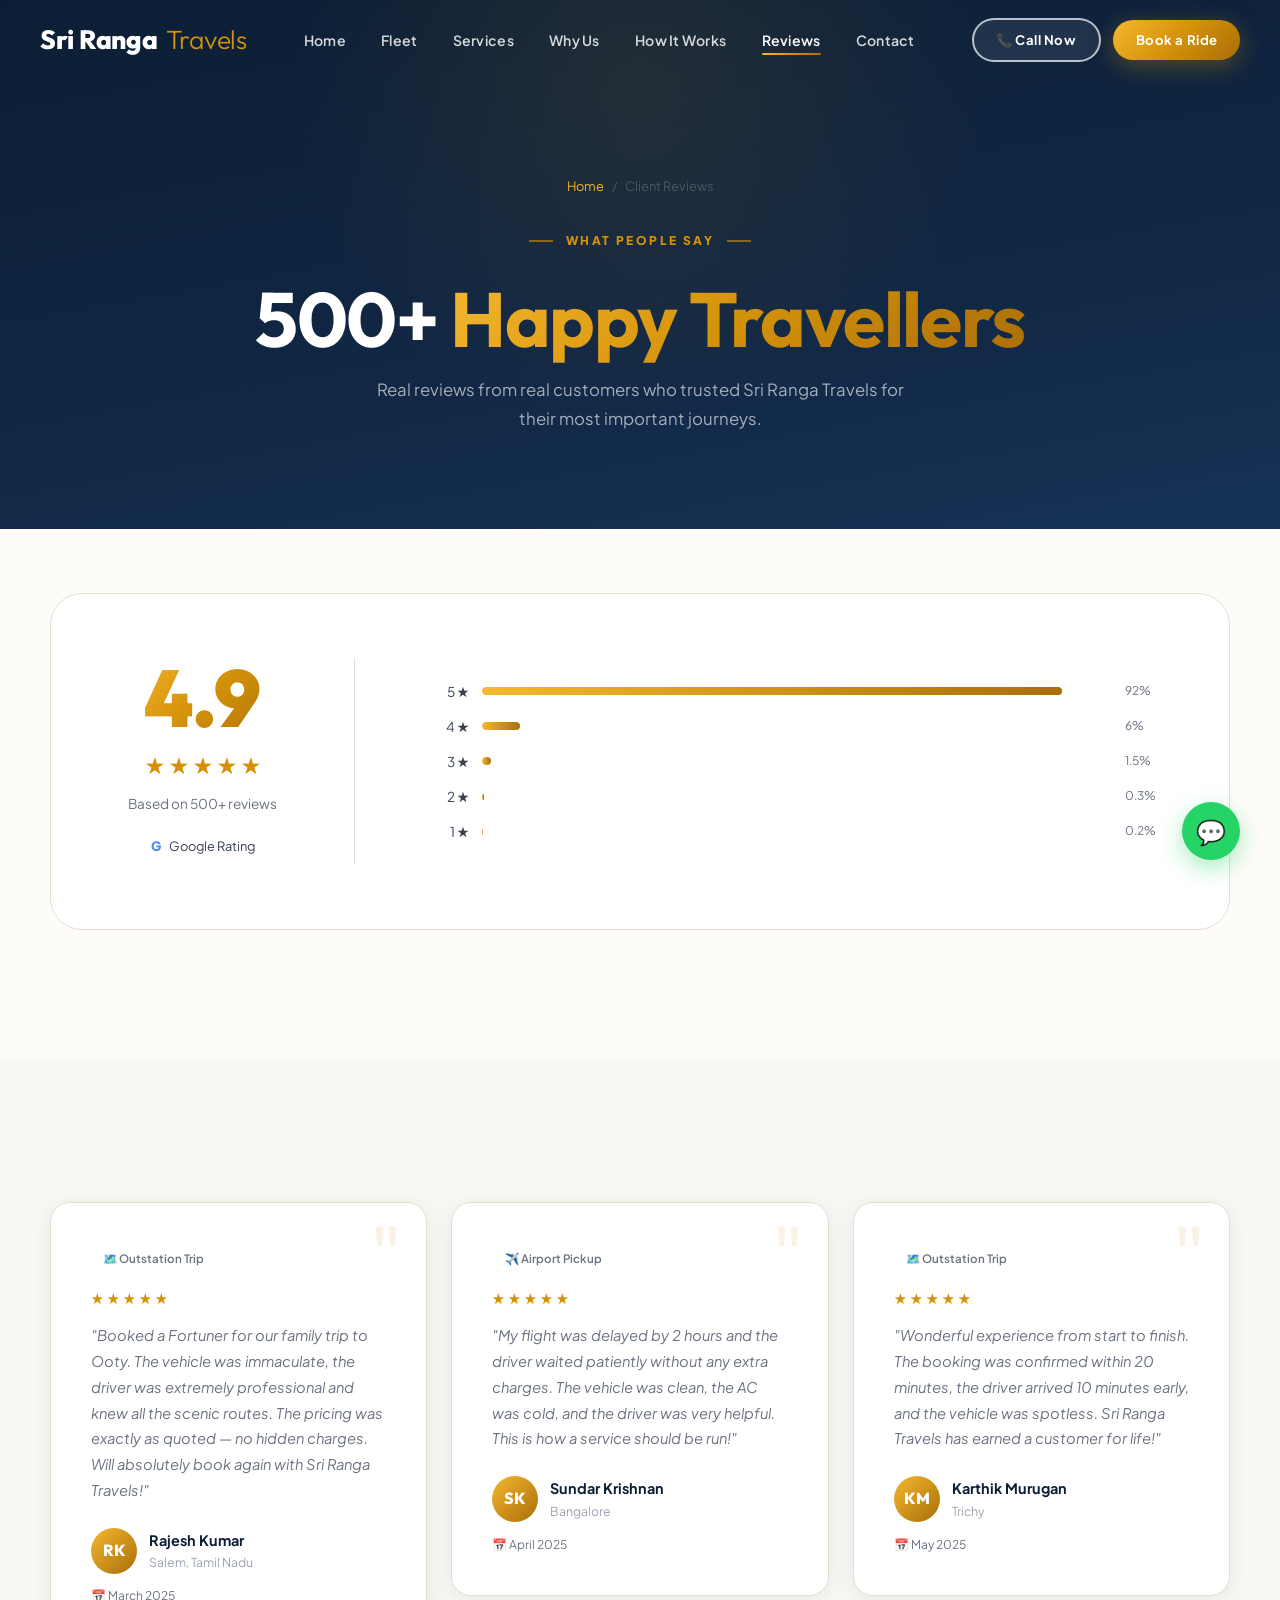
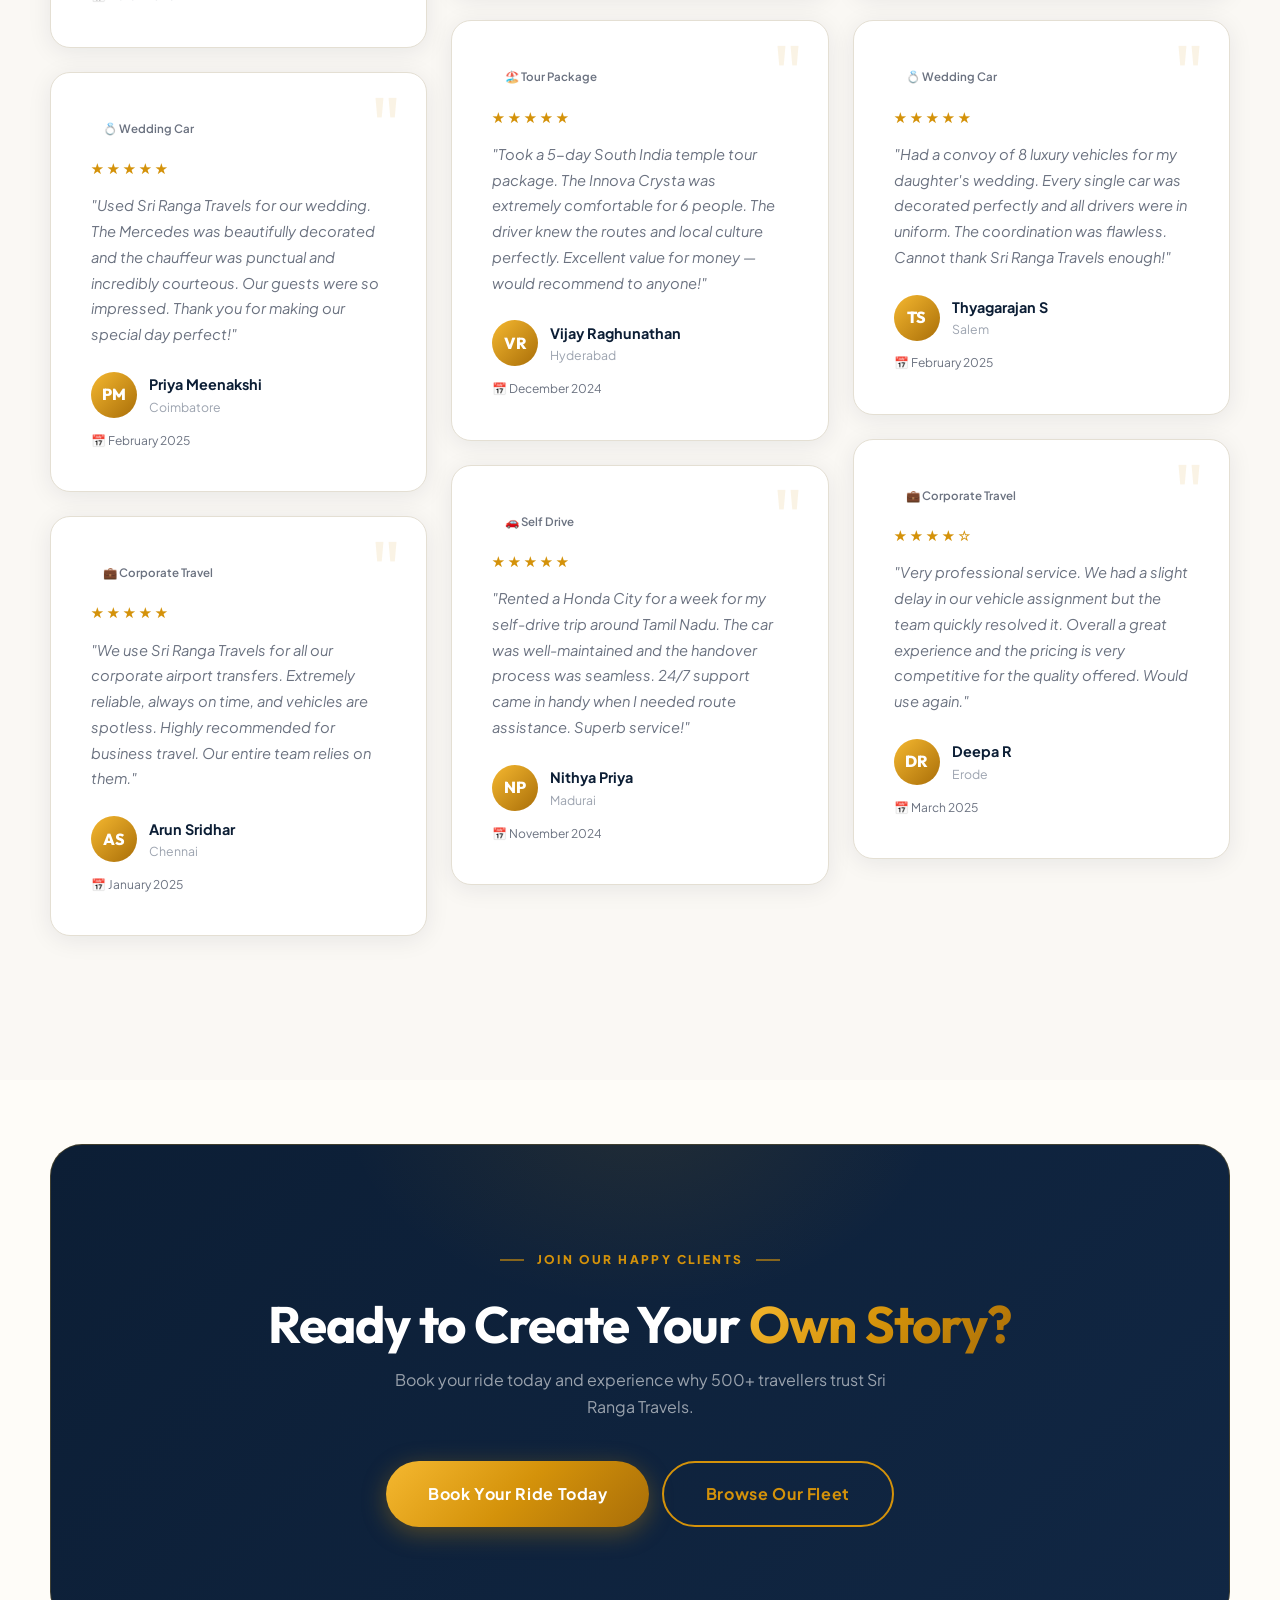
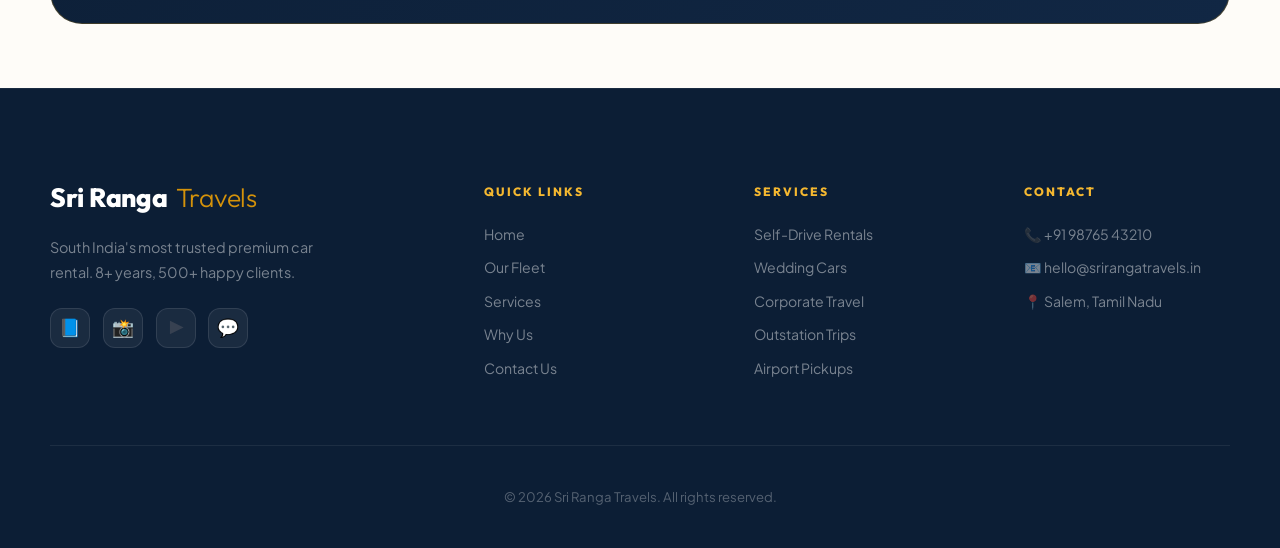
<file: reviews.html>
<!DOCTYPE html>
<html lang="en">
<head>
  <meta charset="UTF-8" />
  <meta name="viewport" content="width=device-width, initial-scale=1.0" />
  <title>Client Reviews | Sri Ranga Travels — 4.9★ Rated</title>
  <meta name="description" content="Read genuine reviews from Sri Ranga Travels' satisfied customers. 500+ happy clients, 4.9/5 average rating across Google and social platforms." />
  <link rel="stylesheet" href="style.css" />
  <link rel="icon" href="data:image/svg+xml,<svg xmlns='http://www.w3.org/2000/svg' viewBox='0 0 100 100'><text y='.9em' font-size='90'>🚗</text></svg>" />
  <style>
    .rating-overview {
      display: grid;
      grid-template-columns: 240px 1fr;
      gap: var(--space-xl);
      background: var(--navy-card);
      border: 1px solid var(--navy-border);
      border-radius: var(--radius-xl);
      padding: var(--space-xl);
      margin-bottom: var(--space-xl);
      align-items: center;
    }
    .rating-big {
      text-align: center;
      border-right: 1px solid var(--navy-border);
      padding-right: var(--space-xl);
    }
    .rating-number {
      font-family: var(--font-heading);
      font-size: 5rem;
      font-weight: 900;
      line-height: 1;
      margin-bottom: 0.5rem;
    }
    .rating-stars-big {
      display: flex;
      justify-content: center;
      gap: 4px;
      margin-bottom: 0.5rem;
      font-size: 1.4rem;
      color: var(--gold);
    }
    .rating-count { font-size: 0.85rem; color: var(--text-muted); }

    .rating-bars { display: flex; flex-direction: column; gap: 0.75rem; }
    .rating-bar-row {
      display: grid;
      grid-template-columns: 50px 1fr 40px;
      align-items: center;
      gap: var(--space-sm);
    }
    .rating-bar-label { font-size: 0.85rem; color: var(--text-secondary); text-align: right; }
    .rating-bar-track {
      height: 8px;
      background: rgba(255,255,255,0.06);
      border-radius: 4px;
      overflow: hidden;
    }
    .rating-bar-fill {
      height: 100%;
      background: linear-gradient(90deg, var(--gold-light), var(--gold-dark));
      border-radius: 4px;
      transition: width 1s var(--ease-smooth) 0.3s;
    }
    .rating-bar-pct { font-size: 0.75rem; color: var(--text-muted); }

    .reviews-masonry {
      columns: 3;
      column-gap: var(--space-md);
    }
    .review-card {
      break-inside: avoid;
      margin-bottom: var(--space-md);
    }
    .review-service-tag {
      display: inline-flex;
      align-items: center;
      gap: 0.35rem;
      padding: 0.25rem 0.7rem;
      background: rgba(255,255,255,0.04);
      border: 1px solid rgba(255,255,255,0.08);
      border-radius: var(--radius-full);
      font-size: 0.72rem;
      font-weight: 600;
      color: var(--text-muted);
      margin-bottom: var(--space-sm);
    }
    .review-date { font-size: 0.75rem; color: var(--text-muted); margin-top: var(--space-sm); }

    .google-badge {
      display: inline-flex;
      align-items: center;
      gap: 0.5rem;
      background: rgba(255,255,255,0.05);
      border: 1px solid rgba(255,255,255,0.1);
      border-radius: var(--radius-full);
      padding: 0.4rem 1rem;
      font-size: 0.8rem;
      color: var(--text-secondary);
      margin-top: var(--space-sm);
    }
    .google-badge .g { color: #4285F4; font-weight: 800; }

    @media (max-width: 1024px) { .reviews-masonry { columns: 2; } }
    @media (max-width: 768px) {
      .reviews-masonry { columns: 1; }
      .rating-overview { grid-template-columns: 1fr; }
      .rating-big { border-right: none; border-bottom: 1px solid var(--navy-border); padding-right: 0; padding-bottom: var(--space-md); }
    }
  </style>
</head>
<body>

  <header class="header" id="header">
    <nav class="nav">
      <a href="index.html" class="logo">
        <div class="logo-text">
          <span class="logo-name">Sri Ranga <span class="logo-accent">Travels</span></span>
        </div>
      </a>
      <ul class="nav-links">
        <li><a href="index.html"        class="nav-link">Home</a></li>
        <li><a href="fleet.html"        class="nav-link">Fleet</a></li>
        <li><a href="services.html"     class="nav-link">Services</a></li>
        <li><a href="why-us.html"       class="nav-link">Why Us</a></li>
        <li><a href="how-it-works.html" class="nav-link">How It Works</a></li>
        <li><a href="reviews.html"      class="nav-link active">Reviews</a></li>
        <li><a href="contact.html"      class="nav-link">Contact</a></li>
      </ul>
      <div class="nav-cta">
        <a href="tel:+919876543210" class="btn btn-outline btn-sm">📞 Call Now</a>
        <a href="contact.html" class="btn btn-primary btn-sm">Book a Ride</a>
        <button class="hamburger" id="hamburger" aria-label="Open menu"><span></span><span></span><span></span></button>
      </div>
    </nav>
  </header>

  <div class="mobile-menu-overlay" id="menuOverlay"></div>
  <nav class="mobile-menu" id="mobileMenu">
    <button class="mobile-menu-close" id="menuClose">✕</button>
    <a href="index.html"        class="mobile-nav-link">🏠 Home</a>
    <a href="fleet.html"        class="mobile-nav-link">🚗 Fleet</a>
    <a href="services.html"     class="mobile-nav-link">⚡ Services</a>
    <a href="why-us.html"       class="mobile-nav-link">🏆 Why Us</a>
    <a href="how-it-works.html" class="mobile-nav-link">📋 How It Works</a>
    <a href="reviews.html"      class="mobile-nav-link active">⭐ Reviews</a>
    <a href="contact.html"      class="mobile-nav-link">📞 Contact</a>
    <div class="mobile-menu-footer">
      <a href="contact.html" class="btn btn-primary" style="width:100%;justify-content:center;">Book a Ride →</a>
    </div>
  </nav>

  <!-- PAGE HERO -->
  <section class="page-hero">
    <div class="breadcrumb">
      <a href="index.html">Home</a><span>/</span><span>Client Reviews</span>
    </div>
    <div class="section-label">What People Say</div>
    <h1>500+ <span class="text-gold">Happy Travellers</span></h1>
    <p>Real reviews from real customers who trusted Sri Ranga Travels for their most important journeys.</p>
  </section>

  <!-- RATING OVERVIEW -->
  <section class="section-sm" style="background:var(--ivory);">
    <div class="container">
      <div class="rating-overview reveal">
        <div class="rating-big">
          <div class="rating-number text-gold">4.9</div>
          <div class="rating-stars-big">
            <span>★</span><span>★</span><span>★</span><span>★</span><span>★</span>
          </div>
          <div class="rating-count">Based on 500+ reviews</div>
          <div class="google-badge">
            <span class="g">G</span> Google Rating
          </div>
        </div>
        <div class="rating-bars">
          <div class="rating-bar-row">
            <span class="rating-bar-label">5 ★</span>
            <div class="rating-bar-track">
              <div class="rating-bar-fill" style="width:92%"></div>
            </div>
            <span class="rating-bar-pct">92%</span>
          </div>
          <div class="rating-bar-row">
            <span class="rating-bar-label">4 ★</span>
            <div class="rating-bar-track">
              <div class="rating-bar-fill" style="width:6%"></div>
            </div>
            <span class="rating-bar-pct">6%</span>
          </div>
          <div class="rating-bar-row">
            <span class="rating-bar-label">3 ★</span>
            <div class="rating-bar-track">
              <div class="rating-bar-fill" style="width:1.5%"></div>
            </div>
            <span class="rating-bar-pct">1.5%</span>
          </div>
          <div class="rating-bar-row">
            <span class="rating-bar-label">2 ★</span>
            <div class="rating-bar-track">
              <div class="rating-bar-fill" style="width:0.3%"></div>
            </div>
            <span class="rating-bar-pct">0.3%</span>
          </div>
          <div class="rating-bar-row">
            <span class="rating-bar-label">1 ★</span>
            <div class="rating-bar-track">
              <div class="rating-bar-fill" style="width:0.2%"></div>
            </div>
            <span class="rating-bar-pct">0.2%</span>
          </div>
        </div>
      </div>
    </div>
  </section>

  <!-- REVIEWS GRID -->
  <section class="section" style="background:var(--warm-50);">
    <div class="container">
      <div class="reviews-masonry">

        <div class="review-card reveal">
          <div class="review-service-tag">🗺️ Outstation Trip</div>
          <div class="review-stars"><span>★</span><span>★</span><span>★</span><span>★</span><span>★</span></div>
          <p class="review-text">"Booked a Fortuner for our family trip to Ooty. The vehicle was immaculate, the driver was extremely professional and knew all the scenic routes. The pricing was exactly as quoted — no hidden charges. Will absolutely book again with Sri Ranga Travels!"</p>
          <div class="review-author">
            <div class="review-avatar">RK</div>
            <div>
              <div class="review-author-name">Rajesh Kumar</div>
              <div class="review-author-loc">Salem, Tamil Nadu</div>
            </div>
          </div>
          <div class="review-date">📅 March 2025</div>
        </div>

        <div class="review-card reveal reveal-delay-1">
          <div class="review-service-tag">💍 Wedding Car</div>
          <div class="review-stars"><span>★</span><span>★</span><span>★</span><span>★</span><span>★</span></div>
          <p class="review-text">"Used Sri Ranga Travels for our wedding. The Mercedes was beautifully decorated and the chauffeur was punctual and incredibly courteous. Our guests were so impressed. Thank you for making our special day perfect!"</p>
          <div class="review-author">
            <div class="review-avatar">PM</div>
            <div>
              <div class="review-author-name">Priya Meenakshi</div>
              <div class="review-author-loc">Coimbatore</div>
            </div>
          </div>
          <div class="review-date">📅 February 2025</div>
        </div>

        <div class="review-card reveal reveal-delay-2">
          <div class="review-service-tag">💼 Corporate Travel</div>
          <div class="review-stars"><span>★</span><span>★</span><span>★</span><span>★</span><span>★</span></div>
          <p class="review-text">"We use Sri Ranga Travels for all our corporate airport transfers. Extremely reliable, always on time, and vehicles are spotless. Highly recommended for business travel. Our entire team relies on them."</p>
          <div class="review-author">
            <div class="review-avatar">AS</div>
            <div>
              <div class="review-author-name">Arun Sridhar</div>
              <div class="review-author-loc">Chennai</div>
            </div>
          </div>
          <div class="review-date">📅 January 2025</div>
        </div>

        <div class="review-card reveal">
          <div class="review-service-tag">✈️ Airport Pickup</div>
          <div class="review-stars"><span>★</span><span>★</span><span>★</span><span>★</span><span>★</span></div>
          <p class="review-text">"My flight was delayed by 2 hours and the driver waited patiently without any extra charges. The vehicle was clean, the AC was cold, and the driver was very helpful. This is how a service should be run!"</p>
          <div class="review-author">
            <div class="review-avatar">SK</div>
            <div>
              <div class="review-author-name">Sundar Krishnan</div>
              <div class="review-author-loc">Bangalore</div>
            </div>
          </div>
          <div class="review-date">📅 April 2025</div>
        </div>

        <div class="review-card reveal reveal-delay-1">
          <div class="review-service-tag">🏖️ Tour Package</div>
          <div class="review-stars"><span>★</span><span>★</span><span>★</span><span>★</span><span>★</span></div>
          <p class="review-text">"Took a 5-day South India temple tour package. The Innova Crysta was extremely comfortable for 6 people. The driver knew the routes and local culture perfectly. Excellent value for money — would recommend to anyone!"</p>
          <div class="review-author">
            <div class="review-avatar">VR</div>
            <div>
              <div class="review-author-name">Vijay Raghunathan</div>
              <div class="review-author-loc">Hyderabad</div>
            </div>
          </div>
          <div class="review-date">📅 December 2024</div>
        </div>

        <div class="review-card reveal reveal-delay-2">
          <div class="review-service-tag">🚗 Self Drive</div>
          <div class="review-stars"><span>★</span><span>★</span><span>★</span><span>★</span><span>★</span></div>
          <p class="review-text">"Rented a Honda City for a week for my self-drive trip around Tamil Nadu. The car was well-maintained and the handover process was seamless. 24/7 support came in handy when I needed route assistance. Superb service!"</p>
          <div class="review-author">
            <div class="review-avatar">NP</div>
            <div>
              <div class="review-author-name">Nithya Priya</div>
              <div class="review-author-loc">Madurai</div>
            </div>
          </div>
          <div class="review-date">📅 November 2024</div>
        </div>

        <div class="review-card reveal">
          <div class="review-service-tag">🗺️ Outstation Trip</div>
          <div class="review-stars"><span>★</span><span>★</span><span>★</span><span>★</span><span>★</span></div>
          <p class="review-text">"Wonderful experience from start to finish. The booking was confirmed within 20 minutes, the driver arrived 10 minutes early, and the vehicle was spotless. Sri Ranga Travels has earned a customer for life!"</p>
          <div class="review-author">
            <div class="review-avatar">KM</div>
            <div>
              <div class="review-author-name">Karthik Murugan</div>
              <div class="review-author-loc">Trichy</div>
            </div>
          </div>
          <div class="review-date">📅 May 2025</div>
        </div>

        <div class="review-card reveal reveal-delay-1">
          <div class="review-service-tag">💍 Wedding Car</div>
          <div class="review-stars"><span>★</span><span>★</span><span>★</span><span>★</span><span>★</span></div>
          <p class="review-text">"Had a convoy of 8 luxury vehicles for my daughter's wedding. Every single car was decorated perfectly and all drivers were in uniform. The coordination was flawless. Cannot thank Sri Ranga Travels enough!"</p>
          <div class="review-author">
            <div class="review-avatar">TS</div>
            <div>
              <div class="review-author-name">Thyagarajan S</div>
              <div class="review-author-loc">Salem</div>
            </div>
          </div>
          <div class="review-date">📅 February 2025</div>
        </div>

        <div class="review-card reveal reveal-delay-2">
          <div class="review-service-tag">💼 Corporate Travel</div>
          <div class="review-stars"><span>★</span><span>★</span><span>★</span><span>★</span><span>☆</span></div>
          <p class="review-text">"Very professional service. We had a slight delay in our vehicle assignment but the team quickly resolved it. Overall a great experience and the pricing is very competitive for the quality offered. Would use again."</p>
          <div class="review-author">
            <div class="review-avatar">DR</div>
            <div>
              <div class="review-author-name">Deepa R</div>
              <div class="review-author-loc">Erode</div>
            </div>
          </div>
          <div class="review-date">📅 March 2025</div>
        </div>

      </div>
    </div>
  </section>

  <!-- CTA -->
  <section class="section-sm" style="background:var(--ivory);">
    <div class="container">
      <div class="cta-banner reveal">
        <div class="section-label" style="justify-content:center;">Join Our Happy Clients</div>
        <h2>Ready to Create Your <span class="text-gold">Own Story?</span></h2>
        <p>Book your ride today and experience why 500+ travellers trust Sri Ranga Travels.</p>
        <div class="cta-actions">
          <a href="contact.html" class="btn btn-primary btn-lg">Book Your Ride Today</a>
          <a href="fleet.html" class="btn btn-outline btn-lg">Browse Our Fleet</a>
        </div>
      </div>
    </div>
  </section>

  <footer class="footer">
    <div class="container">
      <div class="footer-grid">
        <div class="footer-brand">
          <a href="index.html" class="logo">
            <div class="logo-text">
              <span class="logo-name">Sri Ranga <span class="logo-accent">Travels</span></span>

            </div>
          </a>
          <p>South India's most trusted premium car rental. 8+ years, 500+ happy clients.</p>
          <div class="footer-social">
            <a href="#" class="social-btn">📘</a><a href="#" class="social-btn">📸</a>
            <a href="#" class="social-btn">▶️</a><a href="#" class="social-btn">💬</a>
          </div>
        </div>
        <div class="footer-col">
          <h5>Quick Links</h5>
          <nav class="footer-links">
            <a href="index.html"    class="footer-link">Home</a>
            <a href="fleet.html"    class="footer-link">Our Fleet</a>
            <a href="services.html" class="footer-link">Services</a>
            <a href="why-us.html"   class="footer-link">Why Us</a>
            <a href="contact.html"  class="footer-link">Contact Us</a>
          </nav>
        </div>
        <div class="footer-col">
          <h5>Services</h5>
          <nav class="footer-links">
            <a href="services.html" class="footer-link">Self-Drive Rentals</a>
            <a href="services.html" class="footer-link">Wedding Cars</a>
            <a href="services.html" class="footer-link">Corporate Travel</a>
            <a href="services.html" class="footer-link">Outstation Trips</a>
            <a href="services.html" class="footer-link">Airport Pickups</a>
          </nav>
        </div>
        <div class="footer-col">
          <h5>Contact</h5>
          <div class="footer-links">
            <span class="footer-link">📞 +91 98765 43210</span>
            <span class="footer-link">📧 hello@srirangatravels.in</span>
            <span class="footer-link">📍 Salem, Tamil Nadu</span>
          </div>
        </div>
      </div>
      <div class="footer-bottom">
        <p>© 2026 Sri Ranga Travels. All rights reserved.</p>
      </div>
    </div>
  </footer>

  <div class="whatsapp-float">
    <span class="whatsapp-label">Chat with us!</span>
    <a href="https://wa.me/919876543210" class="whatsapp-btn" target="_blank" rel="noopener" aria-label="WhatsApp">💬</a>
  </div>

  <script src="script.js"></script>
</body>
</html>
</file>
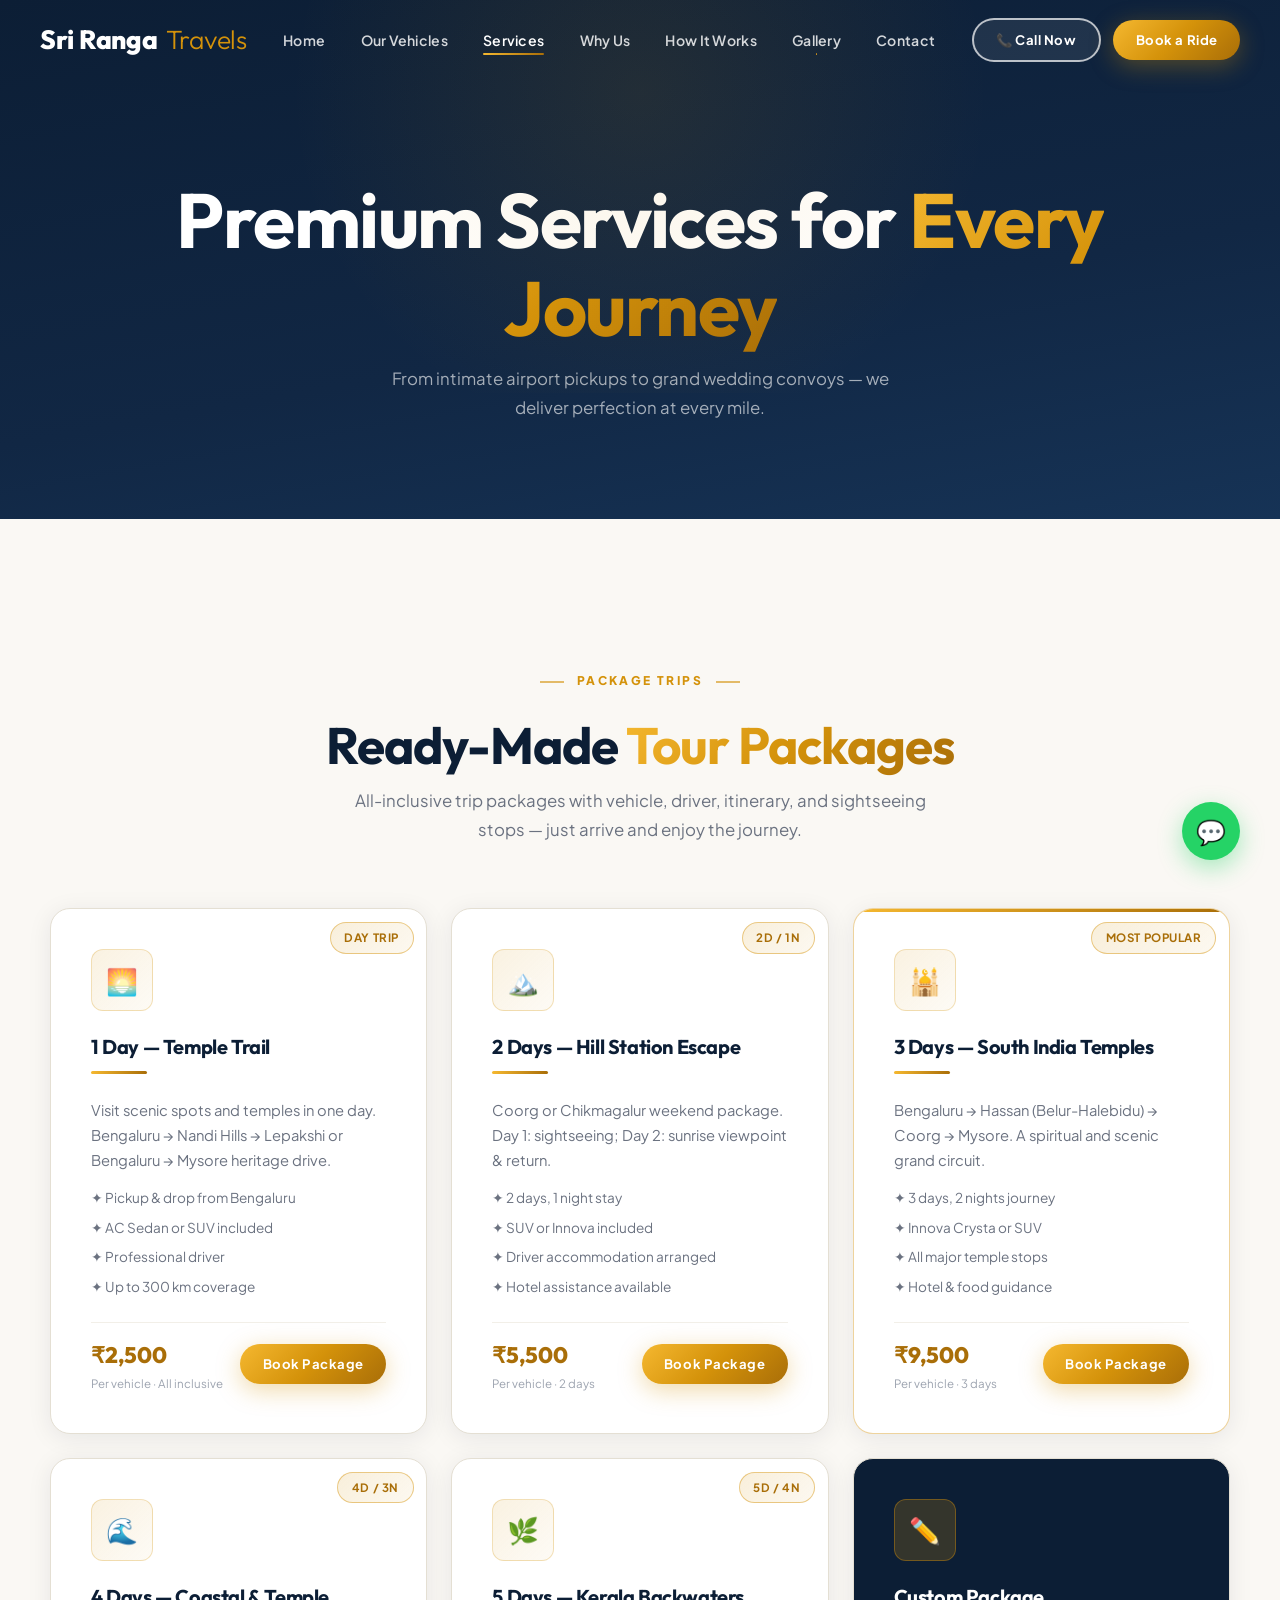
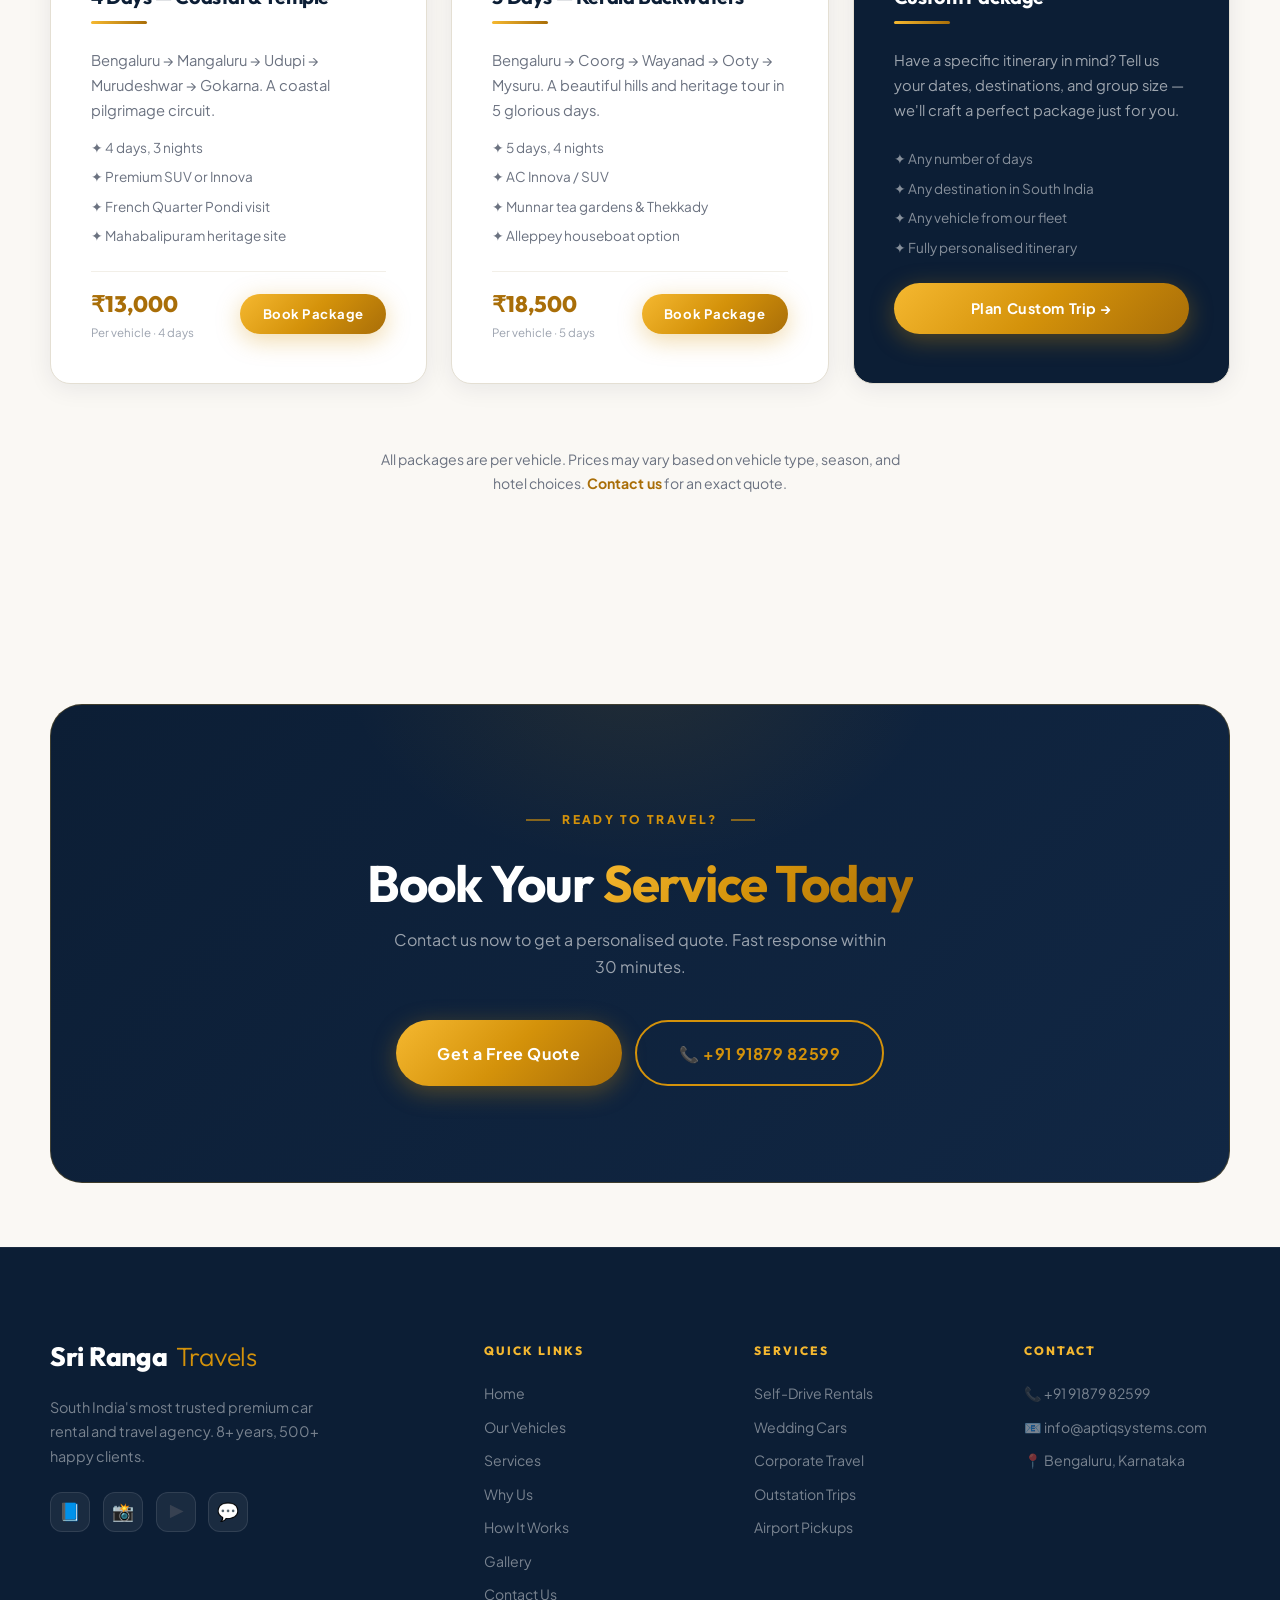
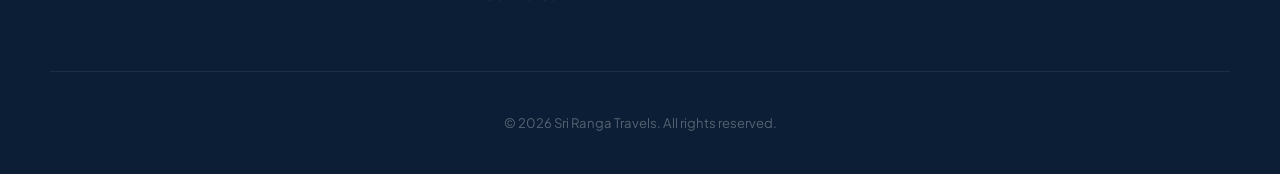
<file: services.html>
<!DOCTYPE html>
<html lang="en">

<head>
  <meta charset="UTF-8" />
  <meta name="viewport" content="width=device-width, initial-scale=1.0" />
  <title>Services | Sri Ranga Travels — Car Rental & Travel Services</title>
  <meta name="description"
    content="Sri Ranga Travels offers self-drive rentals, wedding luxury cars, corporate travel, outstation trips, airport pickups, and curated tour packages across South India." />
  <link rel="stylesheet" href="style.css" />
  <link rel="icon"
    href="data:image/svg+xml,<svg xmlns='http://www.w3.org/2000/svg' viewBox='0 0 100 100'><text y='.9em' font-size='90'>🚗</text></svg>" />
  <style>
    .service-full-card {
      display: grid;
      grid-template-columns: 1fr 1fr;
      gap: 0;
      background: var(--navy-card);
      border: 1px solid var(--navy-border);
      border-radius: var(--radius-xl);
      overflow: hidden;
      transition: var(--transition);
    }

    .service-full-card:hover {
      border-color: rgba(201, 168, 76, 0.3);
      box-shadow: var(--shadow-hover), var(--shadow-gold);
    }

    .service-full-card.reverse {
      direction: rtl;
    }

    .service-full-card.reverse>* {
      direction: ltr;
    }

    .service-full-img {
      height: 360px;
      overflow: hidden;
      position: relative;
    }

    .service-full-img img {
      width: 100%;
      height: 100%;
      object-fit: cover;
      transition: transform 0.7s var(--ease-smooth);
    }

    .service-full-card:hover .service-full-img img {
      transform: scale(1.06);
    }

    .service-full-img-overlay {
      position: absolute;
      inset: 0;
      background: linear-gradient(to right, transparent 60%, var(--navy-card));
    }

    .service-full-card.reverse .service-full-img-overlay {
      background: linear-gradient(to left, transparent 60%, var(--navy-card));
    }

    .service-full-body {
      padding: var(--space-xl);
      display: flex;
      flex-direction: column;
      justify-content: center;
      gap: var(--space-md);
    }

    .service-feature-list {
      display: flex;
      flex-direction: column;
      gap: 0.6rem;
    }

    .service-feature-item {
      display: flex;
      align-items: center;
      gap: 0.75rem;
      font-size: 0.9rem;
      color: var(--text-secondary);
    }

    .service-feature-item::before {
      content: '✦';
      color: var(--gold);
      font-size: 0.65rem;
      flex-shrink: 0;
    }

    @media (max-width: 768px) {
      .service-full-card {
        grid-template-columns: 1fr;
        direction: ltr;
      }

      .service-full-card.reverse {
        direction: ltr;
      }

      .service-full-img {
        height: 240px;
      }

      .service-full-img-overlay {
        display: none;
      }

      .service-full-body {
        padding: var(--space-lg);
      }
    }
  </style>
</head>

<body>

  <header class="header" id="header">
    <nav class="nav">
      <a href="index.html" class="logo">
        <div class="logo-text">
          <span class="logo-name">Sri Ranga <span class="logo-accent">Travels</span></span>
        </div>
      </a>
      <ul class="nav-links">
        <li><a href="index.html" class="nav-link">Home</a></li>
        <li><a href="fleet.html" class="nav-link">Our Vehicles</a></li>
        <li><a href="services.html" class="nav-link active">Services</a></li>
        <li><a href="why-us.html" class="nav-link">Why Us</a></li>
        <li><a href="how-it-works.html" class="nav-link">How It Works</a></li>
        <li><a href="gallery.html" class="nav-link">Gallery</a></li>
        <li><a href="contact.html" class="nav-link">Contact</a></li>
      </ul>
      <div class="nav-cta">
        <a href="tel:+919187982599" class="btn btn-outline btn-sm">📞 Call Now</a>
        <a href="contact.html" class="btn btn-primary btn-sm">Book a Ride</a>
        <button class="hamburger" id="hamburger" aria-label="Open menu"><span></span><span></span><span></span></button>
      </div>
    </nav>
  </header>

  <div class="mobile-menu-overlay" id="menuOverlay"></div>
  <nav class="mobile-menu" id="mobileMenu">
    <button class="mobile-menu-close" id="menuClose">✕</button>
    <a href="index.html" class="mobile-nav-link">🏠 Home</a>
    <a href="fleet.html" class="mobile-nav-link">🚗 Our Vehicles</a>
    <a href="services.html" class="mobile-nav-link active">⚡ Services</a>
    <a href="why-us.html" class="mobile-nav-link">🏆 Why Us</a>
    <a href="how-it-works.html" class="mobile-nav-link">📋 How It Works</a>
    <a href="gallery.html" class="mobile-nav-link">🖼️ Gallery</a>
    <a href="contact.html" class="mobile-nav-link">📞 Contact</a>
    <div class="mobile-menu-footer">
      <a href="contact.html" class="btn btn-primary" style="width:100%;justify-content:center;">Book a Ride →</a>
    </div>
  </nav>

  <!-- PAGE HERO -->
  <section class="page-hero">
    <h1>Premium Services for <span class="text-gold">Every Journey</span></h1>
    <p>From intimate airport pickups to grand wedding convoys — we deliver perfection at every mile.</p>
  </section>

  <!-- ═══ PACKAGE TRIPS SECTION ═══ -->
  <section class="section" style="background:var(--warm-50);" id="packages">
    <div class="container">
      <div class="section-header reveal">
        <div class="section-label">Package Trips</div>
        <h2>Ready-Made <span class="text-gold">Tour Packages</span></h2>
        <p>All-inclusive trip packages with vehicle, driver, itinerary, and sightseeing stops — just arrive and
          enjoy the journey.</p>
      </div>

      <div style="display:grid; grid-template-columns:repeat(auto-fill,minmax(320px,1fr)); gap:var(--space-md);">

        <!-- Package 1: 1 Day -->
        <div class="service-card reveal" style="position:relative; overflow:hidden;">
          <div style="position:absolute;top:var(--space-sm);right:var(--space-sm);">
            <span class="badge badge-gold">Day Trip</span>
          </div>
          <div class="service-icon">🌅</div>
          <h3 style="color:var(--text-dark);">1 Day — Temple Trail</h3>
          <div class="accent-line"></div>
          <p style="margin-bottom:var(--space-sm);">Visit scenic spots and temples in one day. Bengaluru → Nandi Hills →
            Lepakshi or Bengaluru → Mysore heritage drive.</p>
          <div style="display:flex;flex-direction:column;gap:0.4rem;margin-bottom:var(--space-md);">
            <div style="display:flex;align-items:center;gap:0.5rem;font-size:0.85rem;color:var(--text-muted);">✦
              Pickup &amp; drop from Bengaluru</div>
            <div style="display:flex;align-items:center;gap:0.5rem;font-size:0.85rem;color:var(--text-muted);">✦
              AC Sedan or SUV included</div>
            <div style="display:flex;align-items:center;gap:0.5rem;font-size:0.85rem;color:var(--text-muted);">✦
              Professional driver</div>
            <div style="display:flex;align-items:center;gap:0.5rem;font-size:0.85rem;color:var(--text-muted);">✦
              Up to 300 km coverage</div>
          </div>
          <div
            style="display:flex;align-items:center;justify-content:space-between;padding-top:var(--space-sm);border-top:1px solid var(--warm-100);">
            <div>
              <div style="font-family:var(--font-heading);font-size:1.4rem;font-weight:800;color:var(--saffron-dark);">
                ₹2,500</div>
              <div style="font-size:0.72rem;color:var(--text-light);">Per vehicle · All inclusive</div>
            </div>
            <a href="contact.html" class="btn btn-primary btn-sm">Book Package</a>
          </div>
        </div>

        <!-- Package 2: 2 Days -->
        <div class="service-card reveal reveal-delay-1" style="position:relative; overflow:hidden;">
          <div style="position:absolute;top:var(--space-sm);right:var(--space-sm);">
            <span class="badge badge-gold">2D / 1N</span>
          </div>
          <div class="service-icon">🏔️</div>
          <h3 style="color:var(--text-dark);">2 Days — Hill Station Escape</h3>
          <div class="accent-line"></div>
          <p style="margin-bottom:var(--space-sm);">Coorg or Chikmagalur weekend package. Day 1: sightseeing;
            Day 2: sunrise viewpoint &amp; return.</p>
          <div style="display:flex;flex-direction:column;gap:0.4rem;margin-bottom:var(--space-md);">
            <div style="display:flex;align-items:center;gap:0.5rem;font-size:0.85rem;color:var(--text-muted);">✦ 2
              days, 1 night stay</div>
            <div style="display:flex;align-items:center;gap:0.5rem;font-size:0.85rem;color:var(--text-muted);">✦
              SUV or Innova included</div>
            <div style="display:flex;align-items:center;gap:0.5rem;font-size:0.85rem;color:var(--text-muted);">✦
              Driver accommodation arranged</div>
            <div style="display:flex;align-items:center;gap:0.5rem;font-size:0.85rem;color:var(--text-muted);">✦
              Hotel assistance available</div>
          </div>
          <div
            style="display:flex;align-items:center;justify-content:space-between;padding-top:var(--space-sm);border-top:1px solid var(--warm-100);">
            <div>
              <div style="font-family:var(--font-heading);font-size:1.4rem;font-weight:800;color:var(--saffron-dark);">
                ₹5,500</div>
              <div style="font-size:0.72rem;color:var(--text-light);">Per vehicle · 2 days</div>
            </div>
            <a href="contact.html" class="btn btn-primary btn-sm">Book Package</a>
          </div>
        </div>

        <!-- Package 3: 3 Days -->
        <div class="service-card reveal reveal-delay-2"
          style="position:relative; overflow:hidden; border-color:rgba(212,146,10,0.4);">
          <div
            style="position:absolute;top:0;left:0;right:0;height:3px;background:linear-gradient(90deg,var(--saffron-light),var(--saffron-dark));">
          </div>
          <div style="position:absolute;top:var(--space-sm);right:var(--space-sm);">
            <span class="badge badge-gold">Most Popular</span>
          </div>
          <div class="service-icon">🕌</div>
          <h3 style="color:var(--text-dark);">3 Days — South India Temples</h3>
          <div class="accent-line"></div>
          <p style="margin-bottom:var(--space-sm);">Bengaluru → Hassan (Belur-Halebidu) → Coorg → Mysore. A
            spiritual and scenic grand circuit.</p>
          <div style="display:flex;flex-direction:column;gap:0.4rem;margin-bottom:var(--space-md);">
            <div style="display:flex;align-items:center;gap:0.5rem;font-size:0.85rem;color:var(--text-muted);">✦ 3
              days, 2 nights journey</div>
            <div style="display:flex;align-items:center;gap:0.5rem;font-size:0.85rem;color:var(--text-muted);">✦
              Innova Crysta or SUV</div>
            <div style="display:flex;align-items:center;gap:0.5rem;font-size:0.85rem;color:var(--text-muted);">✦
              All major temple stops</div>
            <div style="display:flex;align-items:center;gap:0.5rem;font-size:0.85rem;color:var(--text-muted);">✦
              Hotel &amp; food guidance</div>
          </div>
          <div
            style="display:flex;align-items:center;justify-content:space-between;padding-top:var(--space-sm);border-top:1px solid var(--warm-100);">
            <div>
              <div style="font-family:var(--font-heading);font-size:1.4rem;font-weight:800;color:var(--saffron-dark);">
                ₹9,500</div>
              <div style="font-size:0.72rem;color:var(--text-light);">Per vehicle · 3 days</div>
            </div>
            <a href="contact.html" class="btn btn-primary btn-sm">Book Package</a>
          </div>
        </div>

        <!-- Package 4: 4 Days -->
        <div class="service-card reveal" style="position:relative; overflow:hidden;">
          <div style="position:absolute;top:var(--space-sm);right:var(--space-sm);">
            <span class="badge badge-gold">4D / 3N</span>
          </div>
          <div class="service-icon">🌊</div>
          <h3 style="color:var(--text-dark);">4 Days — Coastal &amp; Temple</h3>
          <div class="accent-line"></div>
          <p style="margin-bottom:var(--space-sm);">Bengaluru → Mangaluru → Udupi → Murudeshwar → Gokarna. A
            coastal pilgrimage circuit.</p>
          <div style="display:flex;flex-direction:column;gap:0.4rem;margin-bottom:var(--space-md);">
            <div style="display:flex;align-items:center;gap:0.5rem;font-size:0.85rem;color:var(--text-muted);">✦ 4
              days, 3 nights</div>
            <div style="display:flex;align-items:center;gap:0.5rem;font-size:0.85rem;color:var(--text-muted);">✦
              Premium SUV or Innova</div>
            <div style="display:flex;align-items:center;gap:0.5rem;font-size:0.85rem;color:var(--text-muted);">✦
              French Quarter Pondi visit</div>
            <div style="display:flex;align-items:center;gap:0.5rem;font-size:0.85rem;color:var(--text-muted);">✦
              Mahabalipuram heritage site</div>
          </div>
          <div
            style="display:flex;align-items:center;justify-content:space-between;padding-top:var(--space-sm);border-top:1px solid var(--warm-100);">
            <div>
              <div style="font-family:var(--font-heading);font-size:1.4rem;font-weight:800;color:var(--saffron-dark);">
                ₹13,000</div>
              <div style="font-size:0.72rem;color:var(--text-light);">Per vehicle · 4 days</div>
            </div>
            <a href="contact.html" class="btn btn-primary btn-sm">Book Package</a>
          </div>
        </div>

        <!-- Package 5: 5 Days -->
        <div class="service-card reveal reveal-delay-1" style="position:relative; overflow:hidden;">
          <div style="position:absolute;top:var(--space-sm);right:var(--space-sm);">
            <span class="badge badge-gold">5D / 4N</span>
          </div>
          <div class="service-icon">🌿</div>
          <h3 style="color:var(--text-dark);">5 Days — Kerala Backwaters</h3>
          <div class="accent-line"></div>
          <p style="margin-bottom:var(--space-sm);">Bengaluru → Coorg → Wayanad → Ooty → Mysuru. A beautiful
            hills and heritage tour in 5 glorious days.</p>
          <div style="display:flex;flex-direction:column;gap:0.4rem;margin-bottom:var(--space-md);">
            <div style="display:flex;align-items:center;gap:0.5rem;font-size:0.85rem;color:var(--text-muted);">✦ 5
              days, 4 nights</div>
            <div style="display:flex;align-items:center;gap:0.5rem;font-size:0.85rem;color:var(--text-muted);">✦
              AC Innova / SUV</div>
            <div style="display:flex;align-items:center;gap:0.5rem;font-size:0.85rem;color:var(--text-muted);">✦
              Munnar tea gardens &amp; Thekkady</div>
            <div style="display:flex;align-items:center;gap:0.5rem;font-size:0.85rem;color:var(--text-muted);">✦
              Alleppey houseboat option</div>
          </div>
          <div
            style="display:flex;align-items:center;justify-content:space-between;padding-top:var(--space-sm);border-top:1px solid var(--warm-100);">
            <div>
              <div style="font-family:var(--font-heading);font-size:1.4rem;font-weight:800;color:var(--saffron-dark);">
                ₹18,500</div>
              <div style="font-size:0.72rem;color:var(--text-light);">Per vehicle · 5 days</div>
            </div>
            <a href="contact.html" class="btn btn-primary btn-sm">Book Package</a>
          </div>
        </div>

        <!-- Package 6: Custom -->
        <div class="service-card reveal reveal-delay-2"
          style="position:relative; overflow:hidden; background:var(--midnight);">
          <div class="service-icon" style="background:rgba(212,146,10,0.2);border-color:rgba(212,146,10,0.4);">✏️
          </div>
          <h3 style="color:var(--white);">Custom Package</h3>
          <div class="accent-line"></div>
          <p style="color:rgba(255,255,255,0.6);margin-bottom:var(--space-md);">Have a specific itinerary in mind?
            Tell us your dates, destinations, and group size — we'll craft a perfect package just for you.</p>
          <div style="display:flex;flex-direction:column;gap:0.4rem;margin-bottom:var(--space-md);">
            <div style="font-size:0.85rem;color:rgba(255,255,255,0.5);">✦ Any number of days</div>
            <div style="font-size:0.85rem;color:rgba(255,255,255,0.5);">✦ Any destination in South India</div>
            <div style="font-size:0.85rem;color:rgba(255,255,255,0.5);">✦ Any vehicle from our fleet</div>
            <div style="font-size:0.85rem;color:rgba(255,255,255,0.5);">✦ Fully personalised itinerary</div>
          </div>
          <a href="contact.html" class="btn btn-primary" style="width:100%;justify-content:center;">Plan Custom
            Trip →</a>
        </div>

      </div>

      <!-- Package note -->
      <div style="text-align:center;margin-top:var(--space-xl);">
        <p style="font-size:0.88rem;color:var(--text-muted);max-width:540px;margin:0 auto;">
          All packages are per vehicle. Prices may vary based on vehicle type, season, and hotel choices.
          <a href="contact.html" style="color:var(--saffron-dark);font-weight:700;"> Contact us</a> for an exact
          quote.
        </p>
      </div>
    </div>
  </section>

  <!-- CTA -->
  <section class="section-sm" style="background:var(--warm-50);">
    <div class="container">
      <div class="cta-banner reveal">
        <div class="section-label" style="justify-content:center;">Ready to Travel?</div>
        <h2>Book Your <span class="text-gold">Service Today</span></h2>
        <p>Contact us now to get a personalised quote. Fast response within 30 minutes.</p>
        <div class="cta-actions">
          <a href="contact.html" class="btn btn-primary btn-lg">Get a Free Quote</a>
          <a href="tel:+919187982599" class="btn btn-outline btn-lg">📞 +91 91879 82599</a>
        </div>
      </div>
    </div>
  </section>

  <!-- FOOTER -->
  <footer class="footer">
    <div class="container">
      <div class="footer-grid">
        <div class="footer-brand">
          <a href="index.html" class="logo">
            <div class="logo-text">
              <span class="logo-name">Sri Ranga <span class="logo-accent">Travels</span></span>

            </div>
          </a>
          <p>South India's most trusted premium car rental and travel agency. 8+ years, 500+ happy clients.</p>
          <div class="footer-social">
            <a href="#" class="social-btn">📘</a><a href="#" class="social-btn">📸</a>
            <a href="#" class="social-btn">▶️</a><a href="#" class="social-btn">💬</a>
          </div>
        </div>
        <div class="footer-col">
          <h5>Quick Links</h5>
          <nav class="footer-links">
            <a href="index.html" class="footer-link">Home</a>
            <a href="fleet.html" class="footer-link">Our Vehicles</a>
            <a href="services.html" class="footer-link">Services</a>
            <a href="why-us.html" class="footer-link">Why Us</a>
            <a href="how-it-works.html" class="footer-link">How It Works</a>
            <a href="gallery.html" class="footer-link">Gallery</a>
            <a href="contact.html" class="footer-link">Contact Us</a>
          </nav>
        </div>
        <div class="footer-col">
          <h5>Services</h5>
          <nav class="footer-links">
            <a href="services.html" class="footer-link">Self-Drive Rentals</a>
            <a href="services.html" class="footer-link">Wedding Cars</a>
            <a href="services.html" class="footer-link">Corporate Travel</a>
            <a href="services.html" class="footer-link">Outstation Trips</a>
            <a href="services.html" class="footer-link">Airport Pickups</a>
          </nav>
        </div>
        <div class="footer-col">
          <h5>Contact</h5>
          <div class="footer-links">
            <a href="tel:+919187982599" class="footer-link">📞 +91 91879 82599</a>
            <a href="mailto:info@aptiqsystems.com" class="footer-link">📧 info@aptiqsystems.com</a>
            <span class="footer-link">📍 Bengaluru, Karnataka</span>
          </div>
        </div>
      </div>
      <div class="footer-bottom">
        <p>© 2026 Sri Ranga Travels. All rights reserved.</p>
      </div>
    </div>
  </footer>

  <div class="whatsapp-float">
    <span class="whatsapp-label">Chat with us!</span>
    <a href="https://wa.me/919187982599" class="whatsapp-btn" target="_blank" rel="noopener"
      aria-label="WhatsApp">💬</a>
  </div>

  <script src="script.js"></script>
</body>

</html>
</file>
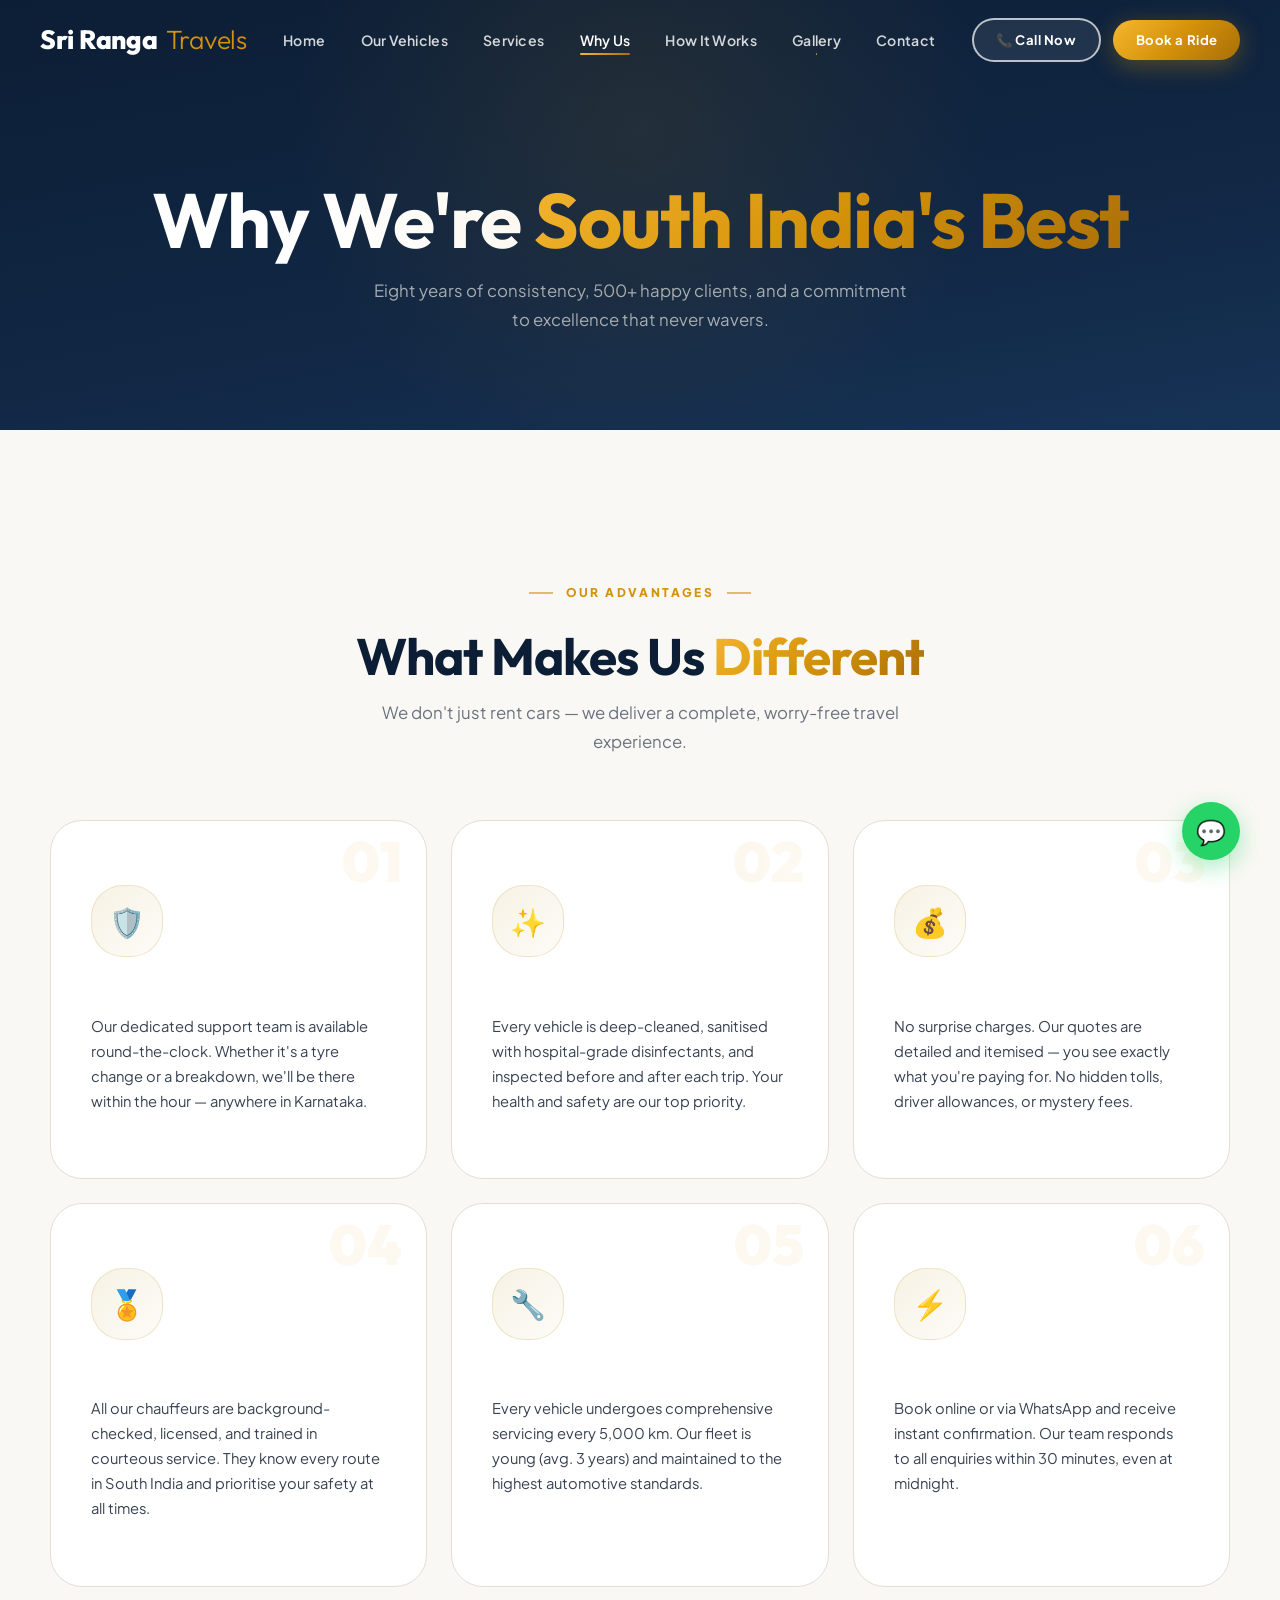
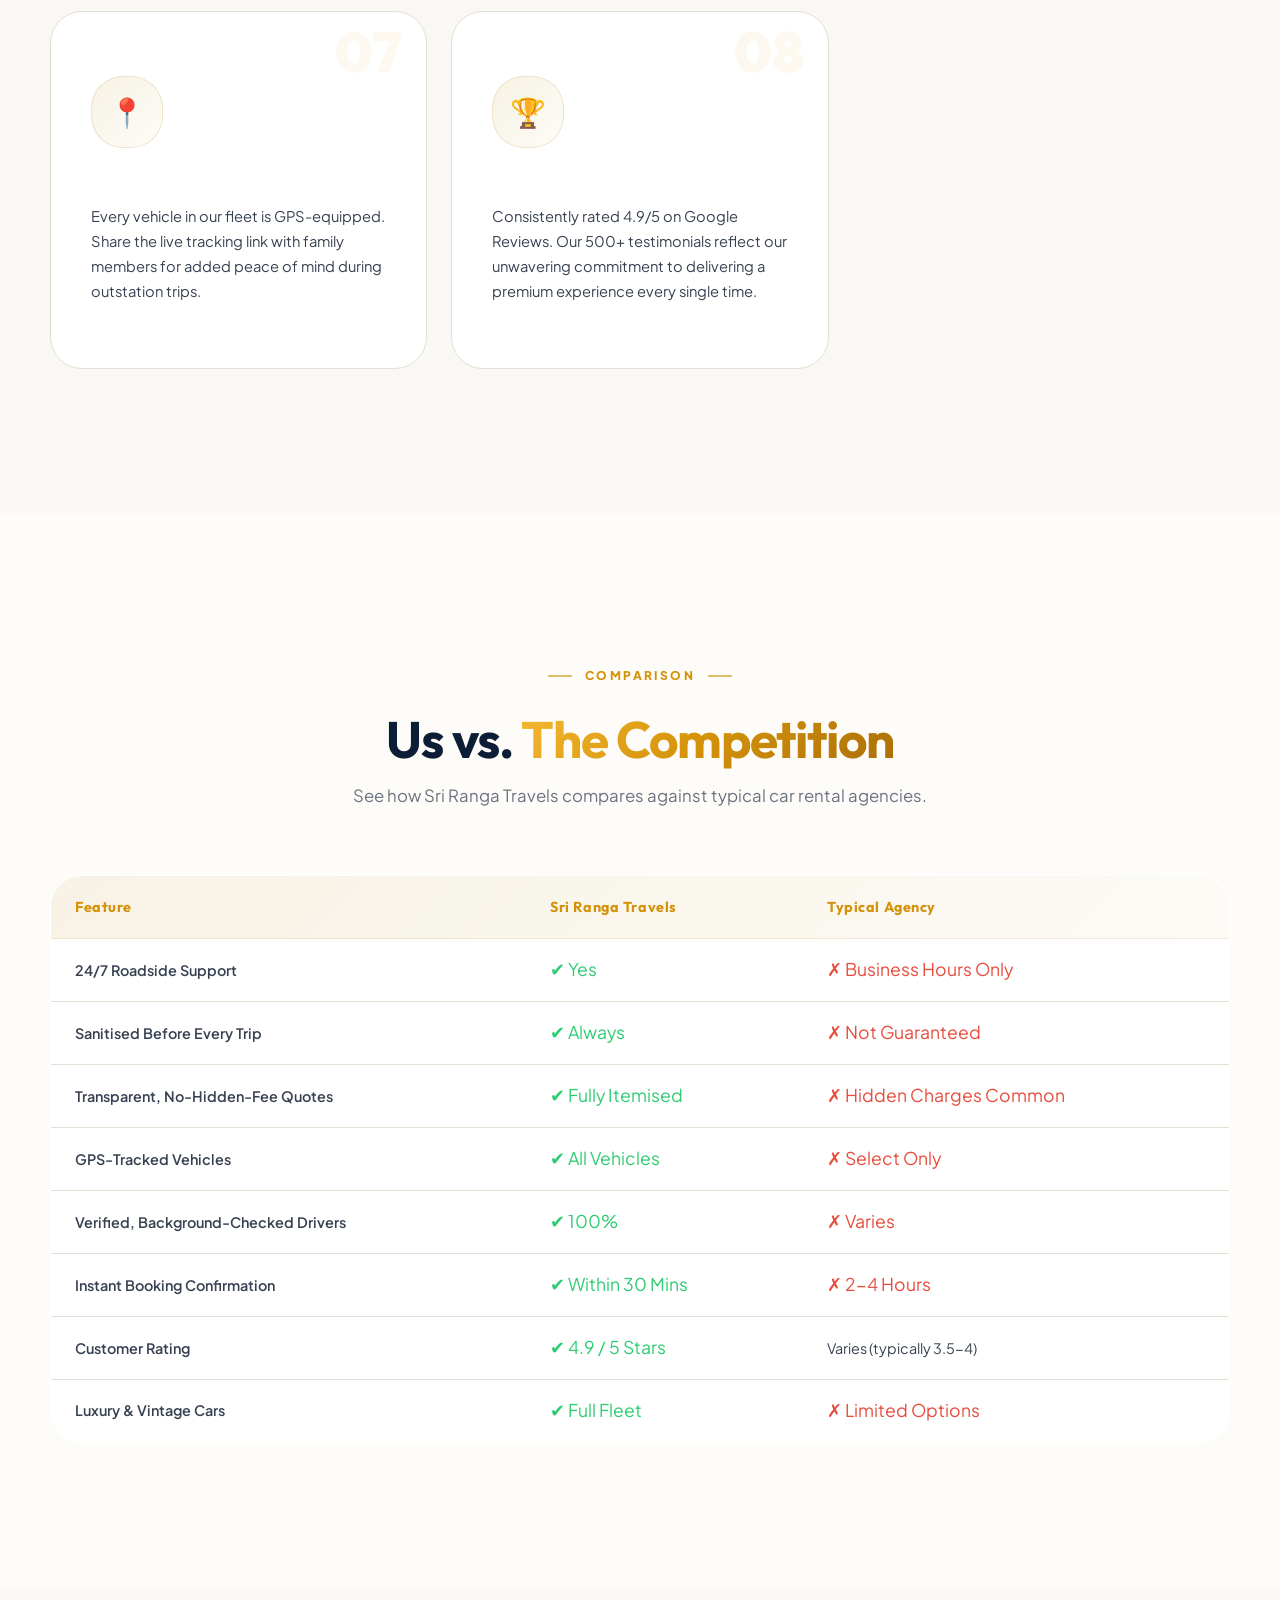
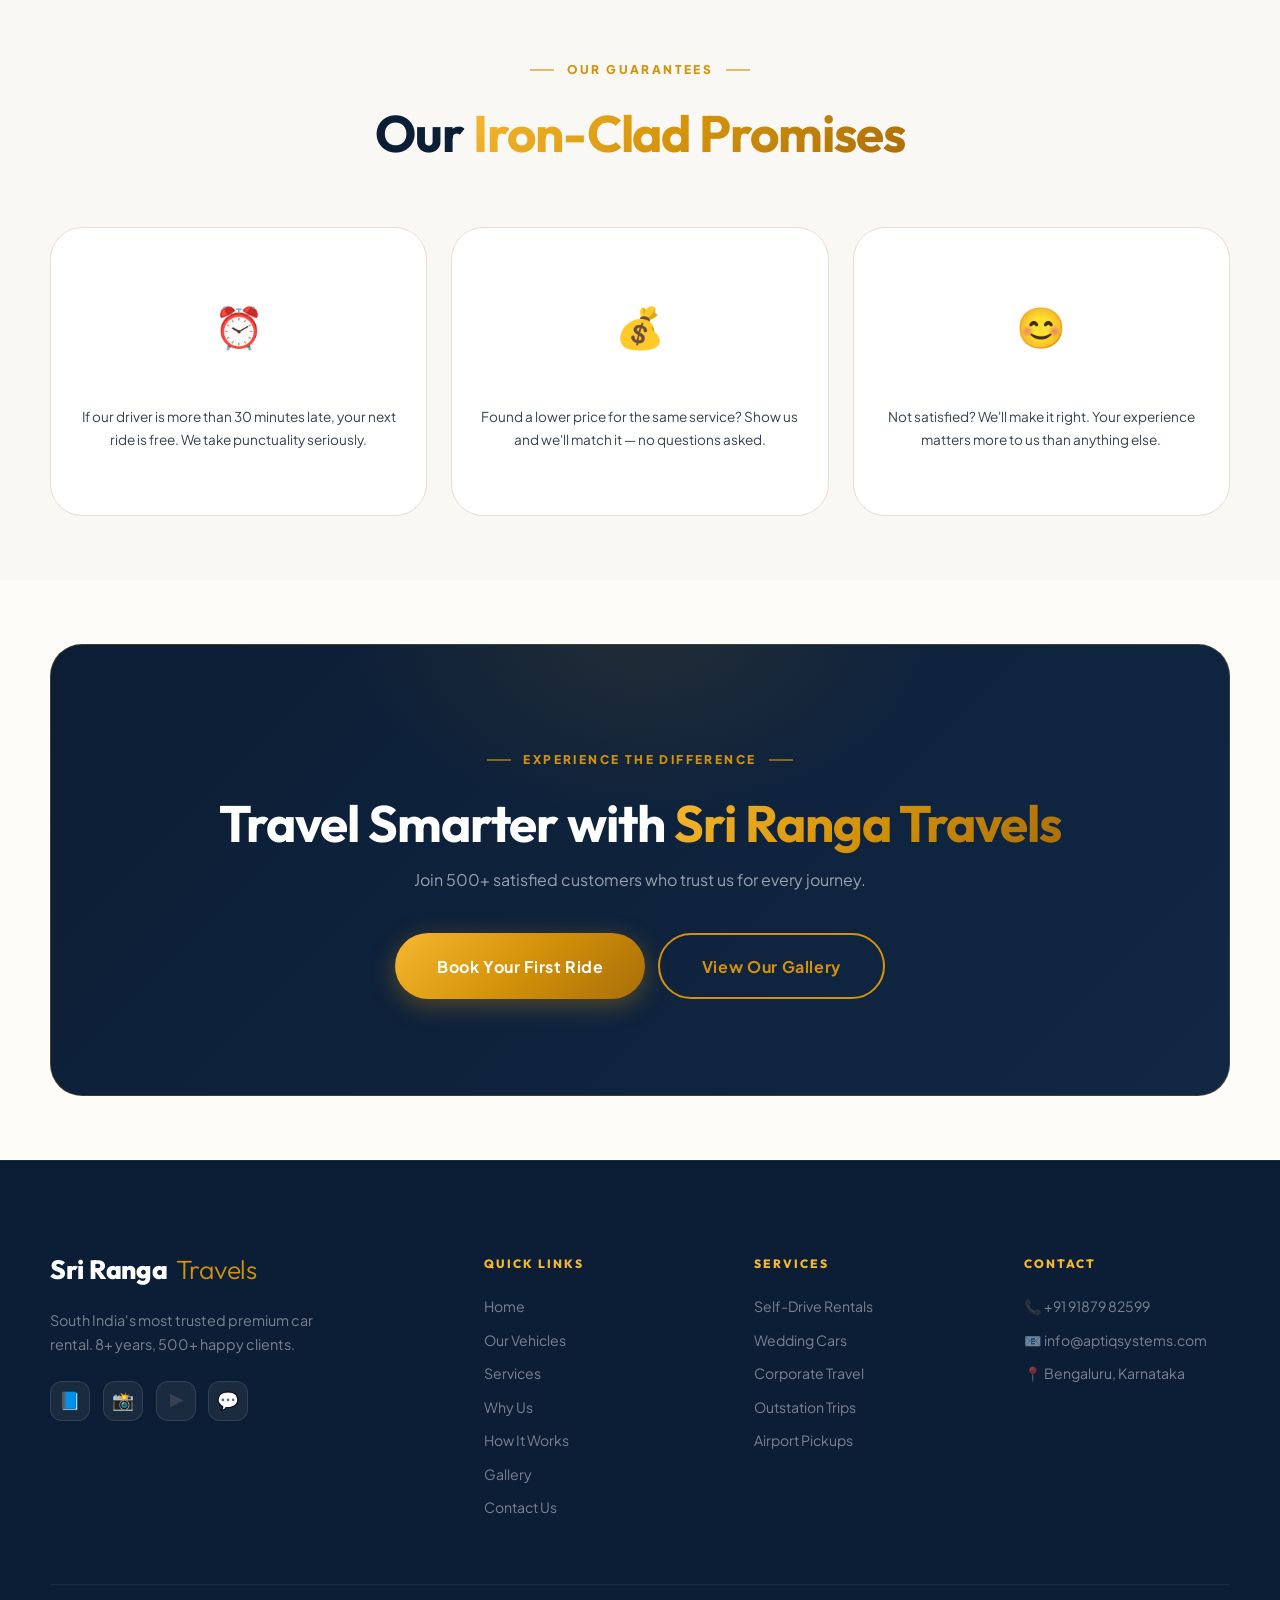
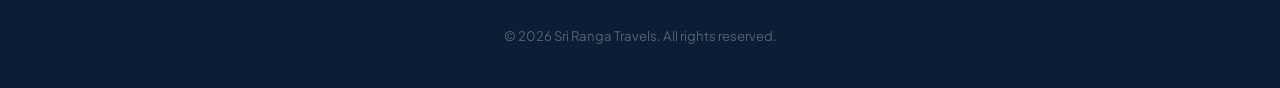
<file: why-us.html>
<!DOCTYPE html>
<html lang="en">

<head>
  <meta charset="UTF-8" />
  <meta name="viewport" content="width=device-width, initial-scale=1.0" />
  <title>Why Choose Us | Sri Ranga Travels</title>
  <meta name="description"
    content="Discover why Sri Ranga Travels is South India's most trusted car rental agency — 24/7 support, sanitised vehicles, transparent pricing, and a 4.9-star rating." />
  <link rel="stylesheet" href="style.css" />
  <link rel="icon"
    href="data:image/svg+xml,<svg xmlns='http://www.w3.org/2000/svg' viewBox='0 0 100 100'><text y='.9em' font-size='90'>🚗</text></svg>" />
  <style>
    .value-grid {
      display: grid;
      grid-template-columns: repeat(auto-fill, minmax(300px, 1fr));
      gap: var(--space-md);
    }

    .value-card {
      background: var(--navy-card);
      border: 1px solid var(--navy-border);
      border-radius: var(--radius-xl);
      padding: var(--space-xl) var(--space-lg);
      transition: var(--transition);
      position: relative;
      overflow: hidden;
    }

    .value-card::after {
      content: '';
      position: absolute;
      bottom: 0;
      left: 0;
      right: 0;
      height: 3px;
      background: linear-gradient(90deg, var(--gold-light), var(--gold-dark));
      opacity: 0;
      transition: var(--transition);
    }

    .value-card:hover {
      border-color: rgba(201, 168, 76, 0.3);
      transform: translateY(-6px);
      box-shadow: var(--shadow-hover), var(--shadow-gold);
    }

    .value-card:hover::after {
      opacity: 1;
    }

    .value-num {
      font-family: var(--font-heading);
      font-size: 3.5rem;
      font-weight: 900;
      line-height: 1;
      margin-bottom: var(--space-sm);
      opacity: 0.06;
      position: absolute;
      top: var(--space-sm);
      right: var(--space-md);
      color: var(--gold);
    }

    .value-icon {
      width: 72px;
      height: 72px;
      background: linear-gradient(135deg, rgba(201, 168, 76, 0.15), rgba(201, 168, 76, 0.04));
      border: 1.5px solid rgba(201, 168, 76, 0.25);
      border-radius: var(--radius-xl);
      display: flex;
      align-items: center;
      justify-content: center;
      font-size: 1.8rem;
      margin-bottom: var(--space-md);
      transition: var(--transition);
    }

    .value-card:hover .value-icon {
      background: linear-gradient(135deg, rgba(201, 168, 76, 0.28), rgba(201, 168, 76, 0.12));
      border-color: var(--gold);
      box-shadow: 0 0 28px rgba(201, 168, 76, 0.28);
      transform: scale(1.08) rotate(-5deg);
    }

    .value-card h3 {
      color: var(--white);
      margin-bottom: 0.6rem;
      font-size: 1.25rem;
    }

    .value-card p {
      font-size: 0.92rem;
    }

    .comparison-table {
      width: 100%;
      border-collapse: collapse;
      background: var(--navy-card);
      border: 1px solid var(--navy-border);
      border-radius: var(--radius-xl);
      overflow: hidden;
    }

    .comparison-table thead tr {
      background: linear-gradient(135deg, rgba(201, 168, 76, 0.15), rgba(201, 168, 76, 0.05));
    }

    .comparison-table th {
      padding: 1.2rem 1.5rem;
      text-align: left;
      font-family: var(--font-heading);
      font-size: 0.9rem;
      font-weight: 700;
      color: var(--gold);
      letter-spacing: 0.04em;
      border-bottom: 1px solid rgba(201, 168, 76, 0.2);
    }

    .comparison-table td {
      padding: 1rem 1.5rem;
      font-size: 0.9rem;
      color: var(--text-secondary);
      border-bottom: 1px solid var(--navy-border);
    }

    .comparison-table tr:last-child td {
      border-bottom: none;
    }

    .comparison-table tr:hover td {
      background: rgba(255, 255, 255, 0.02);
    }

    .check {
      color: #2ecc71;
      font-size: 1.1rem;
    }

    .cross {
      color: #e74c3c;
      font-size: 1.1rem;
    }

    .feature-name {
      color: var(--text-primary);
      font-weight: 600;
    }

    .guarantee-row {
      display: grid;
      grid-template-columns: repeat(3, 1fr);
      gap: var(--space-md);
      text-align: center;
    }

    .guarantee-item {
      background: var(--navy-card);
      border: 1px solid var(--navy-border);
      border-radius: var(--radius-xl);
      padding: var(--space-xl) var(--space-md);
      transition: var(--transition);
    }

    .guarantee-item:hover {
      border-color: rgba(201, 168, 76, 0.3);
      box-shadow: var(--shadow-gold);
    }

    .guarantee-icon {
      font-size: 2.5rem;
      margin-bottom: var(--space-sm);
      display: block;
    }

    .guarantee-item h4 {
      color: var(--white);
      margin-bottom: 0.4rem;
    }

    .guarantee-item p {
      font-size: 0.85rem;
    }

    @media (max-width: 768px) {
      .guarantee-row {
        grid-template-columns: 1fr;
      }

      .comparison-table {
        font-size: 0.8rem;
      }

      .comparison-table th,
      .comparison-table td {
        padding: 0.75rem 1rem;
      }
    }
  </style>
</head>

<body>

  <header class="header" id="header">
    <nav class="nav">
      <a href="index.html" class="logo">
        <div class="logo-text">
          <span class="logo-name">Sri Ranga <span class="logo-accent">Travels</span></span>
        </div>
      </a>
      <ul class="nav-links">
        <li><a href="index.html" class="nav-link">Home</a></li>
        <li><a href="fleet.html" class="nav-link">Our Vehicles</a></li>
        <li><a href="services.html" class="nav-link">Services</a></li>
        <li><a href="why-us.html" class="nav-link active">Why Us</a></li>
        <li><a href="how-it-works.html" class="nav-link">How It Works</a></li>
        <li><a href="gallery.html" class="nav-link">Gallery</a></li>
        <li><a href="contact.html" class="nav-link">Contact</a></li>
      </ul>
      <div class="nav-cta">
        <a href="tel:+919187982599" class="btn btn-outline btn-sm">📞 Call Now</a>
        <a href="contact.html" class="btn btn-primary btn-sm">Book a Ride</a>
        <button class="hamburger" id="hamburger" aria-label="Open menu"><span></span><span></span><span></span></button>
      </div>
    </nav>
  </header>

  <div class="mobile-menu-overlay" id="menuOverlay"></div>
  <nav class="mobile-menu" id="mobileMenu">
    <button class="mobile-menu-close" id="menuClose">✕</button>
    <a href="index.html" class="mobile-nav-link">🏠 Home</a>
    <a href="fleet.html" class="mobile-nav-link">🚗 Our Vehicles</a>
    <a href="services.html" class="mobile-nav-link">⚡ Services</a>
    <a href="why-us.html" class="mobile-nav-link active">🏆 Why Us</a>
    <a href="how-it-works.html" class="mobile-nav-link">📋 How It Works</a>
    <a href="gallery.html" class="mobile-nav-link">🖼️ Gallery</a>
    <a href="contact.html" class="mobile-nav-link">📞 Contact</a>
    <div class="mobile-menu-footer">
      <a href="contact.html" class="btn btn-primary" style="width:100%;justify-content:center;">Book a Ride →</a>
    </div>
  </nav>

  <!-- PAGE HERO -->
  <section class="page-hero">
    <h1>Why We're <span class="text-gold">South India's Best</span></h1>
    <p>Eight years of consistency, 500+ happy clients, and a commitment to excellence that never wavers.</p>
  </section>


  <!-- VALUE PROPOSITIONS -->
  <section class="section" style="background:var(--warm-50);">
    <div class="container">
      <div class="section-header reveal">
        <div class="section-label">Our Advantages</div>
        <h2>What Makes Us <span class="text-gold">Different</span></h2>
        <p>We don't just rent cars — we deliver a complete, worry-free travel experience.</p>
      </div>

      <div class="value-grid">
        <div class="value-card reveal">
          <span class="value-num">01</span>
          <div class="value-icon">🛡️</div>
          <h3>24/7 Roadside Assistance</h3>
          <p>Our dedicated support team is available round-the-clock. Whether it's a tyre change or a breakdown, we'll
            be there within the hour — anywhere in Karnataka.</p>
        </div>
        <div class="value-card reveal reveal-delay-1">
          <span class="value-num">02</span>
          <div class="value-icon">✨</div>
          <h3>Sanitised Vehicles</h3>
          <p>Every vehicle is deep-cleaned, sanitised with hospital-grade disinfectants, and inspected before and after
            each trip. Your health and safety are our top priority.</p>
        </div>
        <div class="value-card reveal reveal-delay-2">
          <span class="value-num">03</span>
          <div class="value-icon">💰</div>
          <h3>Transparent Pricing</h3>
          <p>No surprise charges. Our quotes are detailed and itemised — you see exactly what you're paying for. No
            hidden tolls, driver allowances, or mystery fees.</p>
        </div>
        <div class="value-card reveal">
          <span class="value-num">04</span>
          <div class="value-icon">🏅</div>
          <h3>Certified Professional Drivers</h3>
          <p>All our chauffeurs are background-checked, licensed, and trained in courteous service. They know every
            route in South India and prioritise your safety at all times.</p>
        </div>
        <div class="value-card reveal reveal-delay-1">
          <span class="value-num">05</span>
          <div class="value-icon">🔧</div>
          <h3>Well-Maintained Fleet</h3>
          <p>Every vehicle undergoes comprehensive servicing every 5,000 km. Our fleet is young (avg. 3 years) and
            maintained to the highest automotive standards.</p>
        </div>
        <div class="value-card reveal reveal-delay-2">
          <span class="value-num">06</span>
          <div class="value-icon">⚡</div>
          <h3>Instant Booking Confirmation</h3>
          <p>Book online or via WhatsApp and receive instant confirmation. Our team responds to all enquiries within 30
            minutes, even at midnight.</p>
        </div>
        <div class="value-card reveal">
          <span class="value-num">07</span>
          <div class="value-icon">📍</div>
          <h3>GPS-Tracked Vehicles</h3>
          <p>Every vehicle in our fleet is GPS-equipped. Share the live tracking link with family members for added
            peace of mind during outstation trips.</p>
        </div>
        <div class="value-card reveal reveal-delay-1">
          <span class="value-num">08</span>
          <div class="value-icon">🏆</div>
          <h3>Rated #1 in Bengaluru</h3>
          <p>Consistently rated 4.9/5 on Google Reviews. Our 500+ testimonials reflect our unwavering commitment to
            delivering a premium experience every single time.</p>
        </div>
      </div>
    </div>
  </section>

  <!-- COMPARISON TABLE -->
  <section class="section" style="background:var(--ivory);">
    <div class="container">
      <div class="section-header reveal">
        <div class="section-label">Comparison</div>
        <h2>Us vs. <span class="text-gold">The Competition</span></h2>
        <p>See how Sri Ranga Travels compares against typical car rental agencies.</p>
      </div>

      <div class="reveal" style="overflow-x:auto;">
        <table class="comparison-table">
          <thead>
            <tr>
              <th>Feature</th>
              <th>Sri Ranga Travels</th>
              <th>Typical Agency</th>
            </tr>
          </thead>
          <tbody>
            <tr>
              <td class="feature-name">24/7 Roadside Support</td>
              <td><span class="check">✔ Yes</span></td>
              <td><span class="cross">✗ Business Hours Only</span></td>
            </tr>
            <tr>
              <td class="feature-name">Sanitised Before Every Trip</td>
              <td><span class="check">✔ Always</span></td>
              <td><span class="cross">✗ Not Guaranteed</span></td>
            </tr>
            <tr>
              <td class="feature-name">Transparent, No-Hidden-Fee Quotes</td>
              <td><span class="check">✔ Fully Itemised</span></td>
              <td><span class="cross">✗ Hidden Charges Common</span></td>
            </tr>
            <tr>
              <td class="feature-name">GPS-Tracked Vehicles</td>
              <td><span class="check">✔ All Vehicles</span></td>
              <td><span class="cross">✗ Select Only</span></td>
            </tr>
            <tr>
              <td class="feature-name">Verified, Background-Checked Drivers</td>
              <td><span class="check">✔ 100%</span></td>
              <td><span class="cross">✗ Varies</span></td>
            </tr>
            <tr>
              <td class="feature-name">Instant Booking Confirmation</td>
              <td><span class="check">✔ Within 30 Mins</span></td>
              <td><span class="cross">✗ 2-4 Hours</span></td>
            </tr>
            <tr>
              <td class="feature-name">Customer Rating</td>
              <td><span class="check">✔ 4.9 / 5 Stars</span></td>
              <td>Varies (typically 3.5-4)</td>
            </tr>
            <tr>
              <td class="feature-name">Luxury & Vintage Cars</td>
              <td><span class="check">✔ Full Fleet</span></td>
              <td><span class="cross">✗ Limited Options</span></td>
            </tr>
          </tbody>
        </table>
      </div>
    </div>
  </section>

  <!-- GUARANTEES -->
  <section class="section-sm" style="background:var(--warm-50);">
    <div class="container">
      <div class="section-header reveal">
        <div class="section-label">Our Guarantees</div>
        <h2>Our <span class="text-gold">Iron-Clad Promises</span></h2>
      </div>
      <div class="guarantee-row">
        <div class="guarantee-item reveal">
          <span class="guarantee-icon">⏰</span>
          <h4>On-Time Guarantee</h4>
          <p>If our driver is more than 30 minutes late, your next ride is free. We take punctuality seriously.</p>
        </div>
        <div class="guarantee-item reveal reveal-delay-1">
          <span class="guarantee-icon">💰</span>
          <h4>Price Match Promise</h4>
          <p>Found a lower price for the same service? Show us and we'll match it — no questions asked.</p>
        </div>
        <div class="guarantee-item reveal reveal-delay-2">
          <span class="guarantee-icon">😊</span>
          <h4>Satisfaction Guarantee</h4>
          <p>Not satisfied? We'll make it right. Your experience matters more to us than anything else.</p>
        </div>
      </div>
    </div>
  </section>

  <!-- CTA -->
  <section class="section-sm" style="background:var(--ivory);">
    <div class="container">
      <div class="cta-banner reveal">
        <div class="section-label" style="justify-content:center;">Experience the Difference</div>
        <h2>Travel Smarter with <span class="text-gold">Sri Ranga Travels</span></h2>
        <p>Join 500+ satisfied customers who trust us for every journey.</p>
        <div class="cta-actions">
          <a href="contact.html" class="btn btn-primary btn-lg">Book Your First Ride</a>
          <a href="gallery.html" class="btn btn-outline btn-lg">View Our Gallery</a>
        </div>
      </div>
    </div>
  </section>

  <footer class="footer">
    <div class="container">
      <div class="footer-grid">
        <div class="footer-brand">
          <a href="index.html" class="logo">
            <div class="logo-text">
              <span class="logo-name">Sri Ranga <span class="logo-accent">Travels</span></span>

            </div>
          </a>
          <p>South India's most trusted premium car rental. 8+ years, 500+ happy clients.</p>
          <div class="footer-social">
            <a href="#" class="social-btn">📘</a><a href="#" class="social-btn">📸</a>
            <a href="#" class="social-btn">▶️</a><a href="#" class="social-btn">💬</a>
          </div>
        </div>
        <div class="footer-col">
          <h5>Quick Links</h5>
          <nav class="footer-links">
            <a href="index.html" class="footer-link">Home</a>
            <a href="fleet.html" class="footer-link">Our Vehicles</a>
            <a href="services.html" class="footer-link">Services</a>
            <a href="why-us.html" class="footer-link">Why Us</a>
            <a href="how-it-works.html" class="footer-link">How It Works</a>
            <a href="gallery.html" class="footer-link">Gallery</a>
            <a href="contact.html" class="footer-link">Contact Us</a>
          </nav>
        </div>
        <div class="footer-col">
          <h5>Services</h5>
          <nav class="footer-links">
            <a href="services.html" class="footer-link">Self-Drive Rentals</a>
            <a href="services.html" class="footer-link">Wedding Cars</a>
            <a href="services.html" class="footer-link">Corporate Travel</a>
            <a href="services.html" class="footer-link">Outstation Trips</a>
            <a href="services.html" class="footer-link">Airport Pickups</a>
          </nav>
        </div>
        <div class="footer-col">
          <h5>Contact</h5>
          <div class="footer-links">
            <a href="tel:+919187982599" class="footer-link">📞 +91 91879 82599</a>
            <a href="mailto:info@aptiqsystems.com" class="footer-link">📧 info@aptiqsystems.com</a>
            <span class="footer-link">📍 Bengaluru, Karnataka</span>
          </div>
        </div>
      </div>
      <div class="footer-bottom">
        <p>© 2026 Sri Ranga Travels. All rights reserved.</p>
      </div>
    </div>
  </footer>

  <div class="whatsapp-float">
    <span class="whatsapp-label">Chat with us!</span>
    <a href="https://wa.me/919187982599" class="whatsapp-btn" target="_blank" rel="noopener"
      aria-label="WhatsApp">💬</a>
  </div>

  <script src="script.js"></script>
</body>

</html>
</file>
<file: style.css>
/* ============================================================
   SRI RANGA TRAVELS — Premium Design System v2
   Theme: White / Ivory + Deep Midnight Blue + Saffron Gold
   Fonts: Outfit (headings) + Plus Jakarta Sans (body)
   ============================================================ */

@import url('https://fonts.googleapis.com/css2?family=Outfit:wght@300;400;500;600;700;800;900&family=Plus+Jakarta+Sans:ital,wght@0,300;0,400;0,500;0,600;0,700;0,800;1,400&display=swap');

/* ─── CSS Custom Properties ─────────────────────────────── */
:root {
  /* Brand Colours */
  --saffron:       #D4920A;
  --saffron-light: #F5B830;
  --saffron-dark:  #A96E08;
  --saffron-soft:  rgba(212,146,10,0.12);

  --midnight:      #0C1E35;
  --navy:          #112744;
  --navy-mid:      #163356;
  --navy-light:    #1E4A7A;

  --white:         #FFFFFF;
  --ivory:         #FEFCF8;
  --warm-50:       #FAF8F4;
  --warm-100:      #F2EFE8;
  --warm-200:      #E4DFD3;
  --warm-300:      #C8C0B0;

  --text-dark:     #0C1E35;
  --text-body:     #374151;
  --text-muted:    #6B7280;
  --text-light:    #9CA3AF;

  /* Aliases (keep class names working) */
  --gold:          var(--saffron);
  --gold-light:    var(--saffron-light);
  --gold-dark:     var(--saffron-dark);
  --gold-glow:     rgba(212,146,10,0.20);

  --deep-navy:     var(--ivory);         /* page bg → ivory white */
  --navy-card:     var(--white);         /* card bg → pure white */
  --navy-border:   var(--warm-200);      /* borders → warm gray */
  --navy-hover:    var(--warm-100);      /* hover → soft warm */

  /* Typography */
  --font-heading:  'Outfit', sans-serif;
  --font-body:     'Plus Jakarta Sans', sans-serif;

  /* Spacing */
  --space-xs:  0.4rem;
  --space-sm:  0.8rem;
  --space-md:  1.5rem;
  --space-lg:  2.5rem;
  --space-xl:  4rem;
  --space-2xl: 6rem;
  --space-3xl: 9rem;

  /* Border Radius */
  --radius-sm:  6px;
  --radius-md:  12px;
  --radius-lg:  20px;
  --radius-xl:  32px;
  --radius-full: 9999px;

  /* Shadows */
  --shadow-card:   0 4px 24px rgba(12,30,53,0.08);
  --shadow-hover:  0 20px 60px rgba(12,30,53,0.14);
  --shadow-gold:   0 8px 32px rgba(212,146,10,0.18);
  --shadow-lg:     0 8px 40px rgba(12,30,53,0.12);

  /* Transitions */
  --ease-smooth: cubic-bezier(0.4, 0, 0.2, 1);
  --transition:  0.35s var(--ease-smooth);
  --transition-fast: 0.18s var(--ease-smooth);

  --header-h: 80px;
}

/* ─── Reset & Base ──────────────────────────────────────── */
*, *::before, *::after { box-sizing: border-box; margin: 0; padding: 0; }
html { scroll-behavior: smooth; font-size: 16px; }
body {
  font-family: var(--font-body);
  background: var(--ivory);
  color: var(--text-body);
  line-height: 1.7;
  overflow-x: hidden;
  -webkit-font-smoothing: antialiased;
}
img { max-width: 100%; display: block; }
a  { text-decoration: none; color: inherit; }
ul { list-style: none; }
button { cursor: pointer; border: none; background: none; font-family: inherit; }
input, textarea, select { font-family: inherit; }

/* ─── Scrollbar ─────────────────────────────────────────── */
::-webkit-scrollbar { width: 6px; }
::-webkit-scrollbar-track { background: var(--warm-100); }
::-webkit-scrollbar-thumb { background: var(--saffron); border-radius: 3px; }
::selection { background: var(--saffron); color: var(--white); }

/* ─── Typography ─────────────────────────────────────────── */
h1,h2,h3,h4,h5,h6 {
  font-family: var(--font-heading);
  font-weight: 700;
  line-height: 1.15;
  letter-spacing: -0.02em;
  color: var(--text-dark);
}
h1 { font-size: clamp(2.6rem, 6vw, 5rem); }
h2 { font-size: clamp(2rem, 4vw, 3.2rem); }
h3 { font-size: clamp(1.4rem, 2.5vw, 2rem); }
h4 { font-size: clamp(1.1rem, 2vw, 1.4rem); }
p  { color: var(--text-body); font-size: 1rem; }

/* ─── Container ─────────────────────────────────────────── */
.container {
  width: 100%;
  max-width: 1260px;
  margin: 0 auto;
  padding: 0 var(--space-lg);
}

/* ─── Section Layout ─────────────────────────────────────── */
.section    { padding: var(--space-3xl) 0; }
.section-sm { padding: var(--space-xl) 0; }

.section-label {
  display: inline-flex;
  align-items: center;
  gap: var(--space-sm);
  font-size: 0.75rem;
  font-weight: 800;
  letter-spacing: 0.2em;
  text-transform: uppercase;
  color: var(--saffron);
  margin-bottom: var(--space-md);
}
.section-label::before,
.section-label::after {
  content: '';
  display: block;
  width: 24px; height: 2px;
  background: var(--saffron);
  opacity: 0.6;
}

.section-header { text-align: center; margin-bottom: var(--space-xl); }
.section-header h2 { color: var(--text-dark); }
.section-header p { max-width: 580px; margin: var(--space-sm) auto 0; font-size: 1.05rem; color: var(--text-muted); }

/* ─── Gold / Saffron Gradient Text ───────────────────────── */
.text-gold {
  background: linear-gradient(135deg, var(--saffron-light) 0%, var(--saffron) 50%, var(--saffron-dark) 100%);
  -webkit-background-clip: text;
  -webkit-text-fill-color: transparent;
  background-clip: text;
}

/* ─── Accent Line ────────────────────────────────────────── */
.accent-line {
  width: 56px; height: 3px;
  background: linear-gradient(90deg, var(--saffron-light), var(--saffron-dark));
  border-radius: 2px;
  margin: var(--space-sm) 0 var(--space-md);
}

/* ─── Buttons ─────────────────────────────────────────────── */
.btn {
  display: inline-flex;
  align-items: center;
  gap: 0.5rem;
  padding: 0.85rem 2rem;
  border-radius: var(--radius-full);
  font-weight: 700;
  font-size: 0.9rem;
  letter-spacing: 0.04em;
  transition: var(--transition);
  white-space: nowrap;
}

.btn-primary {
  background: linear-gradient(135deg, var(--saffron-light), var(--saffron), var(--saffron-dark));
  color: var(--white);
  box-shadow: 0 6px 24px rgba(212,146,10,0.35);
}
.btn-primary:hover {
  transform: translateY(-3px);
  box-shadow: 0 14px 36px rgba(212,146,10,0.45);
  filter: brightness(1.06);
}

.btn-outline {
  border: 2px solid var(--saffron);
  color: var(--saffron);
  background: transparent;
}
.btn-outline:hover {
  background: var(--saffron);
  color: var(--white);
  transform: translateY(-3px);
  box-shadow: 0 10px 28px rgba(212,146,10,0.30);
}

.btn-ghost {
  color: var(--midnight);
  background: rgba(12,30,53,0.06);
  border: 1.5px solid rgba(12,30,53,0.12);
}
.btn-ghost:hover {
  background: var(--midnight);
  border-color: var(--midnight);
  color: var(--white);
  transform: translateY(-3px);
}

/* Dark button (for hero on image) */
.btn-dark-outline {
  border: 2px solid rgba(255,255,255,0.7);
  color: var(--white);
  background: rgba(255,255,255,0.08);
  backdrop-filter: blur(8px);
}
.btn-dark-outline:hover {
  background: var(--white);
  color: var(--midnight);
  transform: translateY(-3px);
}

.btn-lg  { padding: 1.1rem 2.6rem; font-size: 1rem; }
.btn-sm  { padding: 0.55rem 1.4rem; font-size: 0.82rem; }

/* ─── Card Base ─────────────────────────────────────────── */
.card {
  background: var(--white);
  border: 1px solid var(--warm-200);
  border-radius: var(--radius-lg);
  transition: var(--transition);
  overflow: hidden;
  box-shadow: var(--shadow-card);
}
.card:hover {
  border-color: rgba(212,146,10,0.35);
  box-shadow: var(--shadow-hover), var(--shadow-gold);
  transform: translateY(-6px);
}

/* ─── Badge ─────────────────────────────────────────────── */
.badge {
  display: inline-flex;
  align-items: center;
  gap: 0.35rem;
  padding: 0.3rem 0.85rem;
  border-radius: var(--radius-full);
  font-size: 0.72rem;
  font-weight: 700;
  letter-spacing: 0.05em;
  text-transform: uppercase;
}
.badge-gold {
  background: linear-gradient(135deg, rgba(212,146,10,0.15), rgba(212,146,10,0.06));
  border: 1px solid rgba(212,146,10,0.45);
  color: var(--saffron-dark);
}
.badge-navy {
  background: rgba(12,30,53,0.07);
  border: 1px solid rgba(12,30,53,0.14);
  color: var(--text-muted);
}

/* ─── Divider ────────────────────────────────────────────── */
.divider {
  height: 1px;
  background: linear-gradient(to right, transparent, var(--warm-200), transparent);
  margin: var(--space-xl) 0;
}

/* ═══════════════════════════════════════════════════════════
   HEADER / NAVIGATION
   ═══════════════════════════════════════════════════════════ */
.header {
  position: fixed;
  top: 0; left: 0; right: 0;
  height: var(--header-h);
  z-index: 1000;
  transition: var(--transition);
  padding: 0 var(--space-lg);
}

/* Transparent on hero */
.header.hero-top {
  background: transparent;
}

.header.scrolled {
  background: rgba(255, 255, 255, 0.97);
  backdrop-filter: blur(20px);
  -webkit-backdrop-filter: blur(20px);
  border-bottom: 1px solid var(--warm-200);
  box-shadow: 0 2px 20px rgba(12,30,53,0.08);
  height: 68px;
}

.nav {
  display: flex;
  align-items: center;
  justify-content: space-between;
  height: 100%;
  max-width: 1260px;
  margin: 0 auto;
}

/* Logo — Text Only */
.logo {
  display: flex;
  align-items: center;
  gap: 0;
  text-decoration: none;
  position: relative;
}
/* Removed logo line */
.logo-text { display: flex; align-items: center; }
.logo-name {
  font-family: var(--font-heading);
  font-weight: 800;
  font-size: 1.65rem;
  color: var(--white);
  letter-spacing: -0.01em;
  line-height: 1;
  transition: color 0.3s;
}
.logo-accent {
  color: var(--saffron);
  font-weight: 300;
  margin-left: 0.2rem;
  transition: color 0.3s;
}

/* When scrolled */
.header.scrolled .logo-name     { color: var(--midnight); }
.header.scrolled .logo-accent   { color: var(--saffron-dark); }

/* Nav Links */
.nav-links {
  display: flex;
  align-items: center;
  gap: 0.2rem;
}
.nav-link {
  position: relative;
  padding: 0.5rem 1rem;
  font-size: 0.88rem;
  font-weight: 600;
  color: rgba(255,255,255,0.82);
  border-radius: var(--radius-sm);
  transition: var(--transition-fast);
  letter-spacing: 0.02em;
}
.nav-link:hover,
.nav-link.active { color: var(--white); }
.nav-link::after {
  content: '';
  position: absolute;
  bottom: 2px; left: 50%; right: 50%;
  height: 2px;
  background: linear-gradient(90deg, var(--saffron-light), var(--saffron-dark));
  border-radius: 1px;
  transition: var(--transition-fast);
}
.nav-link:hover::after, .nav-link.active::after { left: 1rem; right: 1rem; }

/* When scrolled */
.header.scrolled .nav-link                { color: var(--text-muted); }
.header.scrolled .nav-link:hover,
.header.scrolled .nav-link.active         { color: var(--text-dark); }

/* Nav CTA */
.nav-cta { display: flex; align-items: center; gap: var(--space-sm); }

/* On hero (transparent header) — outline button is white-outlined */
.header:not(.scrolled) .btn-outline {
  border-color: rgba(255,255,255,0.7);
  color: var(--white);
  background: rgba(255,255,255,0.08);
}
.header:not(.scrolled) .btn-outline:hover {
  background: var(--white);
  color: var(--midnight);
}

/* Hamburger */
.hamburger {
  display: none;
  flex-direction: column;
  gap: 5px;
  padding: 8px;
  border-radius: var(--radius-sm);
  background: rgba(255,255,255,0.12);
  transition: var(--transition-fast);
}
.header.scrolled .hamburger { background: rgba(12,30,53,0.07); }
.hamburger:hover { background: rgba(255,255,255,0.22); }
.header.scrolled .hamburger:hover { background: rgba(12,30,53,0.12); }
.hamburger span {
  display: block;
  width: 22px; height: 2px;
  background: var(--white);
  border-radius: 2px;
  transition: var(--transition-fast);
}
.header.scrolled .hamburger span { background: var(--midnight); }
.hamburger.active span:nth-child(1) { transform: translateY(7px) rotate(45deg); }
.hamburger.active span:nth-child(2) { opacity: 0; transform: scaleX(0); }
.hamburger.active span:nth-child(3) { transform: translateY(-7px) rotate(-45deg); }

/* Mobile Menu */
.mobile-menu {
  position: fixed;
  top: 0; right: -100%;
  width: min(340px, 90vw);
  height: 100vh;
  background: var(--white);
  border-left: 1px solid var(--warm-200);
  z-index: 999;
  display: flex;
  flex-direction: column;
  padding: var(--space-xl) var(--space-lg) var(--space-lg);
  gap: var(--space-xs);
  transition: right 0.4s var(--ease-smooth);
  overflow-y: auto;
  box-shadow: -20px 0 60px rgba(12,30,53,0.12);
}
.mobile-menu.open { right: 0; }

.mobile-menu-close {
  align-self: flex-end;
  width: 36px; height: 36px;
  display: flex; align-items: center; justify-content: center;
  border-radius: var(--radius-sm);
  background: var(--warm-100);
  color: var(--text-dark);
  font-size: 1.1rem;
  margin-bottom: var(--space-md);
  transition: var(--transition-fast);
}
.mobile-menu-close:hover { background: var(--saffron); color: var(--white); }

.mobile-nav-link {
  display: flex;
  align-items: center;
  gap: 0.75rem;
  padding: 0.9rem 1rem;
  border-radius: var(--radius-md);
  font-weight: 600;
  color: var(--text-muted);
  font-size: 0.95rem;
  transition: var(--transition-fast);
  border: 1px solid transparent;
}
.mobile-nav-link:hover,
.mobile-nav-link.active {
  color: var(--saffron-dark);
  background: var(--saffron-soft);
  border-color: rgba(212,146,10,0.25);
}

.mobile-menu-footer { margin-top: auto; padding-top: var(--space-md); }
.mobile-menu-overlay {
  position: fixed; inset: 0;
  background: rgba(12,30,53,0.45);
  backdrop-filter: blur(4px);
  z-index: 998;
  opacity: 0; pointer-events: none;
  transition: opacity 0.4s;
}
.mobile-menu-overlay.open { opacity: 1; pointer-events: all; }

/* ═══════════════════════════════════════════════════════════
   HERO SECTION (keep dark bg for readability on images)
   ═══════════════════════════════════════════════════════════ */
.hero {
  position: relative;
  height: 100vh;
  min-height: 650px;
  overflow: hidden;
}

.hero-slider { position: absolute; inset: 0; }
.hero-slide {
  position: absolute; inset: 0;
  opacity: 0;
  transition: opacity 1.2s var(--ease-smooth);
}
.hero-slide.active { opacity: 1; }
.hero-slide img {
  width: 100%; height: 100%;
  object-fit: cover;
  transform: scale(1.06);
  transition: transform 8s linear;
}
.hero-slide.active img { transform: scale(1); }

.hero-overlay {
  position: absolute; inset: 0;
  background: linear-gradient(
    155deg,
    rgba(12,30,53,0.88) 0%,
    rgba(12,30,53,0.50) 55%,
    rgba(12,30,53,0.72) 100%
  );
}

.hero-content {
  position: relative;
  z-index: 10;
  height: 100%;
  display: flex;
  flex-direction: column;
  justify-content: center;
  max-width: 1260px;
  margin: 0 auto;
  padding: var(--header-h) var(--space-lg) var(--space-xl);
}

.hero-badge {
  display: inline-flex;
  align-items: center;
  gap: 0.5rem;
  background: rgba(212,146,10,0.18);
  border: 1px solid rgba(212,146,10,0.45);
  backdrop-filter: blur(8px);
  border-radius: var(--radius-full);
  padding: 0.4rem 1rem;
  font-size: 0.75rem;
  font-weight: 700;
  letter-spacing: 0.15em;
  text-transform: uppercase;
  color: var(--saffron-light);
  margin-bottom: var(--space-md);
  width: fit-content;
  animation: fadeInDown 0.8s var(--ease-smooth) both;
}
.hero-badge .dot {
  width: 7px; height: 7px;
  background: var(--saffron-light);
  border-radius: 50%;
  animation: pulse-dot 2s ease-in-out infinite;
}
@keyframes pulse-dot {
  0%, 100% { opacity: 1; transform: scale(1); }
  50% { opacity: 0.5; transform: scale(0.7); }
}

.hero-title {
  color: var(--white);
  max-width: 700px;
  animation: fadeInUp 0.9s 0.2s var(--ease-smooth) both;
}
.hero-subtitle {
  font-size: clamp(1rem, 2vw, 1.2rem);
  color: rgba(255,255,255,0.78);
  max-width: 540px;
  margin: var(--space-md) 0 var(--space-lg);
  animation: fadeInUp 0.9s 0.35s var(--ease-smooth) both;
}
.hero-actions {
  display: flex;
  align-items: center;
  flex-wrap: wrap;
  gap: var(--space-sm);
  animation: fadeInUp 0.9s 0.5s var(--ease-smooth) both;
}
.hero-stats {
  display: flex;
  align-items: center;
  gap: var(--space-xl);
  margin-top: var(--space-xl);
  animation: fadeInUp 0.9s 0.65s var(--ease-smooth) both;
}
.hero-stat {}
.hero-stat-num {
  font-family: var(--font-heading);
  font-size: 1.8rem;
  font-weight: 900;
  color: var(--saffron-light);
  line-height: 1;
}
.hero-stat-label {
  font-size: 0.75rem;
  color: rgba(255,255,255,0.55);
  font-weight: 600;
  text-transform: uppercase;
  letter-spacing: 0.08em;
  margin-top: 2px;
}
.hero-stat-divider {
  width: 1px; height: 40px;
  background: rgba(255,255,255,0.18);
}

/* Slider Controls */
.slider-controls {
  position: absolute;
  bottom: var(--space-xl);
  left: 50%;
  transform: translateX(-50%);
  display: flex;
  align-items: center;
  gap: 10px;
  z-index: 20;
}
.slider-dot {
  width: 8px; height: 8px;
  border-radius: 50%;
  background: rgba(255,255,255,0.35);
  cursor: pointer;
  transition: var(--transition-fast);
}
.slider-dot.active {
  width: 28px;
  border-radius: 4px;
  background: var(--saffron);
}

.slider-arrows {
  position: absolute;
  right: var(--space-lg);
  bottom: 50%;
  transform: translateY(50%);
  display: flex;
  flex-direction: column;
  gap: 0.75rem;
  z-index: 20;
}
.slider-arrow {
  width: 46px; height: 46px;
  display: flex; align-items: center; justify-content: center;
  border-radius: var(--radius-md);
  background: rgba(255,255,255,0.12);
  border: 1px solid rgba(255,255,255,0.2);
  backdrop-filter: blur(8px);
  color: var(--white);
  font-size: 1.1rem;
  transition: var(--transition-fast);
}
.slider-arrow:hover {
  background: var(--saffron);
  border-color: var(--saffron);
}

.scroll-indicator {
  position: absolute;
  bottom: var(--space-lg);
  left: var(--space-lg);
  display: flex;
  align-items: center;
  gap: 0.75rem;
  color: rgba(255,255,255,0.45);
  font-size: 0.72rem;
  font-weight: 600;
  letter-spacing: 0.1em;
  text-transform: uppercase;
  z-index: 20;
  animation: fadeIn 1.5s 1s both;
}
.scroll-line {
  width: 40px; height: 1px;
  background: linear-gradient(90deg, var(--saffron), transparent);
  animation: scrollPulse 2s ease-in-out infinite;
}
@keyframes scrollPulse {
  0%   { width: 20px; opacity: 0.4; }
  50%  { width: 50px; opacity: 1; }
  100% { width: 20px; opacity: 0.4; }
}

/* ═══════════════════════════════════════════════════════════
   QUICK BOOKING BAR
   ═══════════════════════════════════════════════════════════ */
.booking-bar {
  background: var(--white);
  border: 1px solid var(--warm-200);
  border-radius: var(--radius-xl);
  padding: var(--space-lg) var(--space-xl);
  margin: -60px auto 0;
  max-width: 1020px;
  position: relative;
  z-index: 50;
  box-shadow: 0 16px 60px rgba(12,30,53,0.14);
  display: grid;
  grid-template-columns: 1fr 1fr 1fr auto;
  gap: var(--space-md);
  align-items: end;
}
.booking-field { display: flex; flex-direction: column; gap: 0.5rem; }
.booking-field label {
  font-size: 0.70rem;
  font-weight: 800;
  text-transform: uppercase;
  letter-spacing: 0.12em;
  color: var(--saffron-dark);
}
.booking-field input,
.booking-field select {
  background: var(--warm-50);
  border: 1.5px solid var(--warm-200);
  border-radius: var(--radius-md);
  padding: 0.75rem 1rem;
  color: var(--text-dark);
  font-size: 0.9rem;
  transition: var(--transition-fast);
  outline: none;
}
.booking-field input:focus,
.booking-field select:focus {
  border-color: var(--saffron);
  background: var(--white);
  box-shadow: 0 0 0 3px rgba(212,146,10,0.12);
}
.booking-field select option { background: var(--white); color: var(--text-dark); }

/* ═══════════════════════════════════════════════════════════
   SECTION ALTERNATING BACKGROUNDS
   ═══════════════════════════════════════════════════════════ */
.bg-white   { background: var(--white) !important; }
.bg-ivory   { background: var(--ivory) !important; }
.bg-warm    { background: var(--warm-50) !important; }
.bg-midnight {
  background: var(--midnight) !important;
}

/* ═══════════════════════════════════════════════════════════
   FLEET SECTION
   ═══════════════════════════════════════════════════════════ */
.fleet-tabs {
  display: flex;
  flex-wrap: wrap;
  gap: 0.5rem;
  justify-content: center;
  margin-bottom: var(--space-xl);
}
.fleet-tab {
  padding: 0.6rem 1.4rem;
  border-radius: var(--radius-full);
  font-size: 0.85rem;
  font-weight: 700;
  color: var(--text-muted);
  background: var(--white);
  border: 1.5px solid var(--warm-200);
  transition: var(--transition-fast);
  letter-spacing: 0.03em;
  box-shadow: 0 2px 8px rgba(12,30,53,0.05);
}
.fleet-tab:hover {
  color: var(--saffron-dark);
  border-color: var(--saffron);
}
.fleet-tab.active {
  background: var(--saffron);
  border-color: var(--saffron);
  color: var(--white);
  box-shadow: 0 6px 20px rgba(212,146,10,0.30);
}

.fleet-grid {
  display: grid;
  grid-template-columns: repeat(auto-fill, minmax(290px, 1fr));
  gap: var(--space-md);
}

.vehicle-card {
  background: var(--white);
  border: 1.5px solid var(--warm-200);
  border-radius: var(--radius-lg);
  overflow: hidden;
  transition: var(--transition);
  display: none;
  box-shadow: var(--shadow-card);
}
.vehicle-card {
  cursor: pointer;
  position: relative;
}
.vehicle-card.show { display: block; }
.vehicle-card:hover {
  border-color: var(--saffron);
  transform: translateY(-6px);
  box-shadow: var(--shadow-hover), var(--shadow-gold);
}

.vehicle-img-wrap {
  position: relative;
  height: 200px;
  background: var(--warm-100);
  overflow: hidden;
}
.vehicle-img-wrap img {
  width: 100%; height: 100%;
  object-fit: cover;
  transition: transform 0.6s var(--ease-smooth);
}
.vehicle-card:hover .vehicle-img-wrap img { transform: scale(1.07); }

.vehicle-badges {
  position: absolute;
  top: var(--space-sm); left: var(--space-sm);
  display: flex; gap: 0.4rem; flex-wrap: wrap;
}

.vehicle-body { padding: var(--space-md); }
.vehicle-name {
  font-family: var(--font-heading);
  font-size: 1.15rem;
  font-weight: 700;
  color: var(--text-dark);
  margin-bottom: 0.25rem;
}
.vehicle-category {
  font-size: 0.72rem;
  font-weight: 700;
  color: var(--saffron-dark);
  text-transform: uppercase;
  letter-spacing: 0.1em;
  margin-bottom: var(--space-sm);
}
.vehicle-specs {
  display: flex;
  gap: var(--space-sm);
  flex-wrap: wrap;
  margin-bottom: var(--space-md);
}
.vehicle-spec {
  display: flex;
  align-items: center;
  gap: 0.3rem;
  font-size: 0.8rem;
  color: var(--text-muted);
}
.vehicle-price-row {
  display: flex;
  align-items: center;
  justify-content: space-between;
  padding-top: var(--space-sm);
  border-top: 1px solid var(--warm-100);
}
.vehicle-price { display: flex; flex-direction: column; }
.vehicle-price-amount {
  font-family: var(--font-heading);
  font-size: 1.3rem;
  font-weight: 800;
  color: var(--saffron-dark);
}
.vehicle-price-label { font-size: 0.72rem; color: var(--text-light); }

/* ═══════════════════════════════════════════════════════════
   SERVICES SECTION
   ═══════════════════════════════════════════════════════════ */
.services-grid {
  display: grid;
  grid-template-columns: repeat(auto-fill, minmax(320px, 1fr));
  gap: var(--space-md);
}

.service-card {
  background: var(--white);
  border: 1.5px solid var(--warm-200);
  border-radius: var(--radius-lg);
  padding: var(--space-lg);
  transition: var(--transition);
  position: relative;
  overflow: hidden;
  box-shadow: var(--shadow-card);
}
.service-card::before {
  content: '';
  position: absolute;
  top: 0; left: 0; right: 0;
  height: 3px;
  background: linear-gradient(90deg, var(--saffron-light), var(--saffron-dark));
  opacity: 0;
  transition: var(--transition);
}
.service-card:hover {
  border-color: rgba(212,146,10,0.4);
  transform: translateY(-5px);
  box-shadow: var(--shadow-hover), var(--shadow-gold);
}
.service-card:hover::before { opacity: 1; }

.service-icon {
  width: 62px; height: 62px;
  background: linear-gradient(135deg, rgba(212,146,10,0.12), rgba(212,146,10,0.04));
  border: 1.5px solid rgba(212,146,10,0.25);
  border-radius: var(--radius-md);
  display: flex; align-items: center; justify-content: center;
  font-size: 1.6rem;
  margin-bottom: var(--space-md);
  transition: var(--transition);
}
.service-card:hover .service-icon {
  background: var(--saffron);
  border-color: var(--saffron);
  transform: scale(1.06) rotate(-4deg);
}
.service-card h3 { color: var(--text-dark); margin-bottom: 0.5rem; font-size: 1.25rem; }
.service-card p { font-size: 0.92rem; color: var(--text-muted); margin-bottom: var(--space-md); }
.service-link {
  display: inline-flex;
  align-items: center;
  gap: 0.4rem;
  font-size: 0.85rem;
  font-weight: 700;
  color: var(--saffron-dark);
  transition: var(--transition-fast);
}
.service-link:hover { gap: 0.7rem; color: var(--saffron); }

/* ═══════════════════════════════════════════════════════════
   WHY CHOOSE US
   ═══════════════════════════════════════════════════════════ */
.why-grid {
  display: grid;
  grid-template-columns: repeat(auto-fill, minmax(260px, 1fr));
  gap: var(--space-md);
}

.why-card {
  background: var(--white);
  border: 1.5px solid var(--warm-200);
  border-radius: var(--radius-lg);
  padding: var(--space-lg);
  text-align: center;
  transition: var(--transition);
  box-shadow: var(--shadow-card);
}
.why-card:hover {
  border-color: var(--saffron);
  box-shadow: var(--shadow-hover), var(--shadow-gold);
  transform: translateY(-5px);
}
.why-icon {
  width: 68px; height: 68px;
  margin: 0 auto var(--space-md);
  background: linear-gradient(135deg, rgba(212,146,10,0.12), rgba(212,146,10,0.04));
  border: 1.5px solid rgba(212,146,10,0.25);
  border-radius: var(--radius-xl);
  display: flex; align-items: center; justify-content: center;
  font-size: 1.75rem;
  transition: var(--transition);
}
.why-card:hover .why-icon {
  background: var(--saffron);
  border-color: var(--saffron);
  box-shadow: 0 8px 24px rgba(212,146,10,0.30);
  transform: scale(1.08);
}
.why-card h4 { color: var(--text-dark); margin-bottom: 0.5rem; }
.why-card p  { font-size: 0.88rem; color: var(--text-muted); }

/* Stats Row */
.stats-row {
  display: grid;
  grid-template-columns: repeat(4, 1fr);
  gap: var(--space-md);
  text-align: center;
  margin-top: var(--space-xl);
}
.stat-item {
  background: var(--midnight);
  border: 1px solid rgba(255,255,255,0.06);
  border-radius: var(--radius-lg);
  padding: var(--space-lg) var(--space-md);
  transition: var(--transition);
}
.stat-item:hover {
  box-shadow: 0 12px 40px rgba(212,146,10,0.25);
  transform: translateY(-4px);
}
.stat-num {
  font-family: var(--font-heading);
  font-size: 2.6rem;
  font-weight: 900;
  line-height: 1;
  margin-bottom: 0.4rem;
  /* text-gold on dark bg */
}
.stat-label {
  font-size: 0.82rem;
  font-weight: 600;
  color: rgba(255,255,255,0.45);
  text-transform: uppercase;
  letter-spacing: 0.08em;
}

/* ═══════════════════════════════════════════════════════════
   HOW IT WORKS
   ═══════════════════════════════════════════════════════════ */
.steps-grid {
  display: grid;
  grid-template-columns: repeat(auto-fill, minmax(220px, 1fr));
  gap: var(--space-md);
  position: relative;
}
.steps-grid::before {
  content: '';
  position: absolute;
  top: 52px;
  left: 10%;
  right: 10%;
  height: 1px;
  background: linear-gradient(90deg, transparent, var(--saffron), transparent);
  opacity: 0.35;
}
.step-card {
  background: var(--white);
  border: 1.5px solid var(--warm-200);
  border-radius: var(--radius-lg);
  padding: var(--space-lg) var(--space-md);
  text-align: center;
  transition: var(--transition);
  box-shadow: var(--shadow-card);
}
.step-card:hover {
  border-color: var(--saffron);
  transform: translateY(-5px);
  box-shadow: var(--shadow-hover), var(--shadow-gold);
}
.step-number {
  width: 52px; height: 52px;
  margin: 0 auto var(--space-md);
  background: linear-gradient(135deg, var(--saffron-light), var(--saffron-dark));
  border-radius: var(--radius-full);
  display: flex; align-items: center; justify-content: center;
  font-family: var(--font-heading);
  font-size: 1.2rem;
  font-weight: 800;
  color: var(--white);
  position: relative;
  z-index: 1;
  box-shadow: 0 6px 24px rgba(212,146,10,0.35);
}
.step-icon  { font-size: 1.5rem; margin-bottom: 0.75rem; }
.step-card h4 { color: var(--text-dark); margin-bottom: 0.5rem; }
.step-card p  { font-size: 0.87rem; color: var(--text-muted); }

/* ═══════════════════════════════════════════════════════════
   TESTIMONIALS / REVIEWS
   ═══════════════════════════════════════════════════════════ */
.reviews-grid {
  display: grid;
  grid-template-columns: repeat(auto-fill, minmax(300px, 1fr));
  gap: var(--space-md);
}

.review-card {
  background: var(--white);
  border: 1.5px solid var(--warm-200);
  border-radius: var(--radius-lg);
  padding: var(--space-lg);
  transition: var(--transition);
  position: relative;
  box-shadow: var(--shadow-card);
}
.review-card::before {
  content: '"';
  position: absolute;
  top: var(--space-sm);
  right: var(--space-md);
  font-family: var(--font-heading);
  font-size: 5rem;
  line-height: 1;
  color: var(--saffron);
  opacity: 0.10;
}
.review-card:hover {
  border-color: rgba(212,146,10,0.4);
  transform: translateY(-5px);
  box-shadow: var(--shadow-hover), var(--shadow-gold);
}
.review-stars { display: flex; gap: 3px; margin-bottom: var(--space-sm); }
.review-stars span { color: var(--saffron); font-size: 0.9rem; }
.review-text {
  color: var(--text-muted);
  font-size: 0.92rem;
  font-style: italic;
  margin-bottom: var(--space-md);
  line-height: 1.75;
}
.review-author { display: flex; align-items: center; gap: 0.75rem; }
.review-avatar {
  width: 46px; height: 46px;
  border-radius: 50%;
  background: linear-gradient(135deg, var(--saffron-light), var(--saffron-dark));
  display: flex; align-items: center; justify-content: center;
  font-family: var(--font-heading);
  font-size: 1rem;
  font-weight: 800;
  color: var(--white);
  flex-shrink: 0;
}
.review-author-name { font-size: 0.9rem; font-weight: 700; color: var(--text-dark); }
.review-author-loc  { font-size: 0.77rem; color: var(--text-light); }

/* ═══════════════════════════════════════════════════════════
   CONTACT / BOOKING FORM
   ═══════════════════════════════════════════════════════════ */
.booking-form {
  background: var(--white);
  border: 1.5px solid var(--warm-200);
  border-radius: var(--radius-xl);
  padding: var(--space-xl);
  box-shadow: var(--shadow-lg);
}
.booking-form h3 { color: var(--text-dark); margin-bottom: var(--space-lg); }

.form-row { display: grid; grid-template-columns: 1fr 1fr; gap: var(--space-md); }
.form-group { display: flex; flex-direction: column; gap: 0.5rem; margin-bottom: var(--space-md); }
.form-group label {
  font-size: 0.72rem;
  font-weight: 800;
  text-transform: uppercase;
  letter-spacing: 0.1em;
  color: var(--saffron-dark);
}
.form-group input,
.form-group select,
.form-group textarea {
  background: var(--warm-50);
  border: 1.5px solid var(--warm-200);
  border-radius: var(--radius-md);
  padding: 0.85rem 1.1rem;
  color: var(--text-dark);
  font-size: 0.92rem;
  transition: var(--transition-fast);
  outline: none;
  resize: none;
}
.form-group input:focus,
.form-group select:focus,
.form-group textarea:focus {
  border-color: var(--saffron);
  background: var(--white);
  box-shadow: 0 0 0 3px rgba(212,146,10,0.12);
}
.form-group textarea { min-height: 110px; }
.form-group input::placeholder,
.form-group textarea::placeholder { color: var(--text-light); }

/* ═══════════════════════════════════════════════════════════
   FOOTER
   ═══════════════════════════════════════════════════════════ */
.footer {
  background: var(--midnight);
  border-top: 1px solid rgba(255,255,255,0.06);
  padding: var(--space-2xl) 0 var(--space-lg);
}

.footer-grid {
  display: grid;
  grid-template-columns: 1.8fr 1fr 1fr 1fr;
  gap: var(--space-xl);
  margin-bottom: var(--space-xl);
}

.footer-brand .logo { margin-bottom: var(--space-md); }
.footer-brand p { font-size: 0.9rem; max-width: 280px; margin-bottom: var(--space-md); color: rgba(255,255,255,0.45); }

.footer-social { display: flex; gap: var(--space-sm); }
.social-btn {
  width: 40px; height: 40px;
  border-radius: var(--radius-md);
  background: rgba(255,255,255,0.06);
  border: 1px solid rgba(255,255,255,0.1);
  display: flex; align-items: center; justify-content: center;
  font-size: 1.1rem;
  transition: var(--transition-fast);
}
.social-btn:hover {
  background: var(--saffron);
  border-color: var(--saffron);
  transform: translateY(-3px);
}

.footer-col h5 {
  font-size: 0.75rem;
  font-weight: 800;
  text-transform: uppercase;
  letter-spacing: 0.16em;
  color: var(--saffron-light);
  margin-bottom: var(--space-md);
}
.footer-links { display: flex; flex-direction: column; gap: 0.6rem; }
.footer-link {
  font-size: 0.88rem;
  color: rgba(255,255,255,0.45);
  transition: var(--transition-fast);
}
.footer-link:hover { color: var(--white); padding-left: 4px; }

.footer-bottom {
  display: flex;
  align-items: center;
  justify-content: center;
  flex-wrap: wrap;
  gap: var(--space-sm);
  padding-top: var(--space-lg);
  border-top: 1px solid rgba(255,255,255,0.07);
  text-align: center;
}
.footer-bottom p { font-size: 0.82rem; color: rgba(255,255,255,0.3); margin: 0 auto; }

/* ═══════════════════════════════════════════════════════════
   PAGE HERO (inner pages)
   ═══════════════════════════════════════════════════════════ */
.page-hero {
  padding: calc(var(--header-h) + var(--space-2xl)) var(--space-lg) var(--space-2xl);
  background: linear-gradient(170deg, var(--midnight) 0%, var(--navy) 60%, var(--navy-mid) 100%);
  position: relative;
  overflow: hidden;
  text-align: center;
}
.page-hero::before {
  content: '';
  position: absolute;
  top: -40%;
  left: 50%;
  transform: translateX(-50%);
  width: 800px; height: 600px;
  background: radial-gradient(circle, rgba(212,146,10,0.10) 0%, transparent 70%);
  pointer-events: none;
}
.page-hero .section-label { justify-content: center; }
.page-hero h1 { color: var(--white); margin-bottom: var(--space-sm); }
.page-hero p  { max-width: 540px; margin: 0 auto; font-size: 1.05rem; color: rgba(255,255,255,0.62); }

.breadcrumb {
  display: flex;
  align-items: center;
  justify-content: center;
  gap: 0.5rem;
  font-size: 0.8rem;
  color: rgba(255,255,255,0.4);
  margin-bottom: var(--space-md);
}
.breadcrumb a { color: var(--saffron-light); }
.breadcrumb span { opacity: 0.5; }

/* ═══════════════════════════════════════════════════════════
   CTA BANNER
   ═══════════════════════════════════════════════════════════ */
.cta-banner {
  background: linear-gradient(135deg, var(--midnight) 0%, var(--navy) 100%);
  border: 1px solid rgba(212,146,10,0.25);
  border-radius: var(--radius-xl);
  padding: var(--space-2xl) var(--space-xl);
  text-align: center;
  position: relative;
  overflow: hidden;
}
.cta-banner::before {
  content: '';
  position: absolute;
  top: -50%; left: 50%;
  transform: translateX(-50%);
  width: 600px; height: 400px;
  background: radial-gradient(ellipse, rgba(212,146,10,0.10) 0%, transparent 70%);
  pointer-events: none;
}
.cta-banner h2 { color: var(--white); margin-bottom: var(--space-sm); }
.cta-banner p  { max-width: 500px; margin: 0 auto var(--space-lg); color: rgba(255,255,255,0.58); }
.cta-actions   { display: flex; justify-content: center; gap: var(--space-sm); flex-wrap: wrap; }

/* ═══════════════════════════════════════════════════════════
   FLOATING WHATSAPP
   ═══════════════════════════════════════════════════════════ */
.whatsapp-float {
  position: fixed;
  bottom: var(--space-lg);
  right: var(--space-lg);
  z-index: 999;
  display: flex;
  flex-direction: column;
  align-items: flex-end;
  gap: 0.5rem;
}
.whatsapp-btn {
  width: 58px; height: 58px;
  background: #25D366;
  border-radius: 50%;
  display: flex; align-items: center; justify-content: center;
  font-size: 1.5rem;
  box-shadow: 0 8px 24px rgba(37,211,102,0.40);
  animation: bounceIn 1.2s var(--ease-smooth) both, whatsappPulse 3s 2s ease-in-out infinite;
  transition: transform 0.2s;
}
.whatsapp-btn:hover { transform: scale(1.12); }
.whatsapp-label {
  background: rgba(255,255,255,0.96);
  border: 1px solid rgba(37,211,102,0.4);
  border-radius: var(--radius-full);
  padding: 0.35rem 0.9rem;
  font-size: 0.75rem;
  font-weight: 700;
  color: #1a7a42;
  white-space: nowrap;
  box-shadow: 0 2px 12px rgba(0,0,0,0.1);
  opacity: 0;
  transform: translateX(10px);
  transition: var(--transition-fast);
}
.whatsapp-float:hover .whatsapp-label { opacity: 1; transform: translateX(0); }
@keyframes whatsappPulse {
  0%, 100% { box-shadow: 0 8px 24px rgba(37,211,102,0.40); }
  50%       { box-shadow: 0 8px 40px rgba(37,211,102,0.65); }
}

/* ═══════════════════════════════════════════════════════════
   ANIMATIONS
   ═══════════════════════════════════════════════════════════ */
/* ═══════════════════════════════════════════════════════════
   CAR DETAILS MODAL & KM PRICE CALCULATOR
   ═══════════════════════════════════════════════════════════ */
.car-modal-overlay {
  position: fixed;
  top: 0; left: 0;
  width: 100%; height: 100%;
  background: rgba(10, 14, 26, 0.78);
  backdrop-filter: blur(8px);
  -webkit-backdrop-filter: blur(8px);
  z-index: 10000;
  display: flex;
  align-items: center;
  justify-content: center;
  padding: 1.25rem;
  opacity: 0;
  visibility: hidden;
  transition: opacity 0.3s ease, visibility 0.3s ease;
}

.car-modal-overlay.active {
  opacity: 1;
  visibility: visible;
}

.car-modal {
  background: var(--white);
  border: 1px solid var(--warm-100);
  border-radius: var(--radius-xl);
  width: 100%;
  max-width: 680px;
  max-height: 90vh;
  overflow-y: auto;
  box-shadow: 0 24px 60px rgba(0, 0, 0, 0.35);
  transform: translateY(20px) scale(0.98);
  transition: transform 0.3s cubic-bezier(0.16, 1, 0.3, 1);
  display: flex;
  flex-direction: column;
}

.car-modal-overlay.active .car-modal {
  transform: translateY(0) scale(1);
}

.car-modal-header {
  display: flex;
  align-items: center;
  justify-content: space-between;
  padding: 1.2rem 1.5rem;
  border-bottom: 1px solid var(--warm-100);
  position: sticky;
  top: 0;
  background: var(--white);
  z-index: 10;
}

.car-modal-title-group {
  display: flex;
  flex-direction: column;
  gap: 0.2rem;
}

.car-modal-title {
  font-family: var(--font-heading);
  font-size: 1.35rem;
  font-weight: 800;
  color: var(--text-dark);
  margin: 0;
}

.car-modal-cat-badge {
  font-size: 0.75rem;
  font-weight: 700;
  color: var(--saffron-dark);
  text-transform: uppercase;
  letter-spacing: 0.08em;
}

.car-modal-close {
  width: 38px;
  height: 38px;
  border-radius: 50%;
  border: 1px solid var(--warm-100);
  background: var(--warm-50);
  color: var(--text-dark);
  font-size: 1.2rem;
  display: flex;
  align-items: center;
  justify-content: center;
  cursor: pointer;
  transition: var(--transition-fast);
}

.car-modal-close:hover {
  background: var(--saffron);
  color: var(--midnight);
  border-color: var(--saffron);
  transform: rotate(90deg);
}

.car-modal-body {
  padding: 1.5rem;
  display: flex;
  flex-direction: column;
  gap: 1.3rem;
}

.car-modal-img-wrap {
  width: 100%;
  height: 240px;
  border-radius: var(--radius-lg);
  overflow: hidden;
  position: relative;
  background: var(--warm-100);
}

.car-modal-img-wrap img {
  width: 100%;
  height: 100%;
  object-fit: cover;
}

/* Cleanliness & Maintenance Box */
.car-cleanliness-box {
  background: linear-gradient(135deg, rgba(201, 168, 76, 0.08), rgba(201, 168, 76, 0.02));
  border: 1px solid rgba(201, 168, 76, 0.25);
  border-radius: var(--radius-lg);
  padding: 1.1rem 1.25rem;
}

.car-cleanliness-title {
  font-family: var(--font-heading);
  font-size: 0.85rem;
  font-weight: 800;
  text-transform: uppercase;
  letter-spacing: 0.08em;
  color: var(--saffron-dark);
  margin-bottom: 0.75rem;
  display: flex;
  align-items: center;
  gap: 0.5rem;
}

.car-cleanliness-grid {
  display: grid;
  grid-template-columns: 1fr 1fr;
  gap: 0.6rem 1rem;
}

.car-clean-item {
  display: flex;
  align-items: flex-start;
  gap: 0.5rem;
  font-size: 0.82rem;
  color: var(--text-dark);
}

.car-clean-item strong {
  color: var(--midnight);
}

/* Calculator Box */
.car-calc-box {
  background: var(--midnight);
  color: var(--white);
  border-radius: var(--radius-lg);
  padding: 1.35rem;
  box-shadow: inset 0 1px 1px rgba(255, 255, 255, 0.1);
}

.car-calc-header {
  display: flex;
  align-items: center;
  justify-content: space-between;
  margin-bottom: 1rem;
}

.car-calc-title {
  font-family: var(--font-heading);
  font-size: 0.92rem;
  font-weight: 800;
  text-transform: uppercase;
  letter-spacing: 0.08em;
  color: var(--saffron-light);
  display: flex;
  align-items: center;
  gap: 0.4rem;
}

.car-calc-rate-badge {
  background: rgba(201, 168, 76, 0.2);
  border: 1px solid rgba(201, 168, 76, 0.4);
  color: var(--saffron-light);
  font-weight: 800;
  font-size: 0.82rem;
  padding: 0.25rem 0.65rem;
  border-radius: var(--radius-full);
}

.km-slider-wrap {
  margin-bottom: 1rem;
}

.km-slider-labels {
  display: flex;
  justify-content: space-between;
  font-size: 0.78rem;
  color: rgba(255, 255, 255, 0.6);
  margin-bottom: 0.4rem;
}

.km-slider {
  width: 100%;
  height: 8px;
  border-radius: var(--radius-full);
  background: rgba(255, 255, 255, 0.2);
  outline: none;
  -webkit-appearance: none;
  cursor: pointer;
}

.km-slider::-webkit-slider-thumb {
  -webkit-appearance: none;
  width: 22px;
  height: 22px;
  border-radius: 50%;
  background: var(--saffron);
  border: 3px solid var(--white);
  box-shadow: 0 2px 8px rgba(0, 0, 0, 0.4);
  cursor: pointer;
  transition: transform 0.15s ease;
}

.km-slider::-webkit-slider-thumb:hover {
  transform: scale(1.15);
}

.km-calc-display {
  display: grid;
  grid-template-columns: 1fr 1fr;
  gap: 0.75rem;
  background: rgba(255, 255, 255, 0.06);
  border: 1px solid rgba(255, 255, 255, 0.12);
  border-radius: var(--radius-md);
  padding: 0.85rem 1rem;
  align-items: center;
}

.km-val-box {
  display: flex;
  flex-direction: column;
}

.km-val-label {
  font-size: 0.72rem;
  color: rgba(255, 255, 255, 0.55);
  text-transform: uppercase;
  letter-spacing: 0.05em;
}

.km-val-num {
  font-family: var(--font-heading);
  font-size: 1.35rem;
  font-weight: 800;
  color: var(--white);
}

.km-total-box {
  display: flex;
  flex-direction: column;
  text-align: right;
}

.km-total-label {
  font-size: 0.72rem;
  color: rgba(255, 255, 255, 0.55);
  text-transform: uppercase;
  letter-spacing: 0.05em;
}

.km-total-num {
  font-family: var(--font-heading);
  font-size: 1.6rem;
  font-weight: 800;
  color: var(--saffron-light);
}

.price-negotiable-note {
  margin-top: 0.75rem;
  font-size: 0.8rem;
  color: rgba(255, 255, 255, 0.75);
  display: flex;
  align-items: center;
  gap: 0.35rem;
}

.price-negotiable-note span {
  color: var(--saffron-light);
  font-weight: 700;
}

/* Action Buttons inside Modal */
.car-modal-actions {
  display: grid;
  grid-template-columns: 1.4fr 1fr;
  gap: 0.75rem;
}

.modal-wa-btn {
  display: flex;
  align-items: center;
  justify-content: center;
  gap: 0.5rem;
  background: #25D366;
  color: #082814;
  font-weight: 800;
  font-size: 0.95rem;
  padding: 0.85rem 1.25rem;
  border-radius: var(--radius-full);
  text-decoration: none;
  transition: var(--transition-fast);
  box-shadow: 0 4px 16px rgba(37, 211, 102, 0.3);
}

.modal-wa-btn:hover {
  background: #20bd5a;
  transform: translateY(-2px);
  box-shadow: 0 6px 22px rgba(37, 211, 102, 0.45);
}

.modal-book-btn {
  display: flex;
  align-items: center;
  justify-content: center;
  gap: 0.4rem;
  background: var(--midnight);
  color: var(--white);
  font-weight: 700;
  font-size: 0.9rem;
  padding: 0.85rem 1.25rem;
  border-radius: var(--radius-full);
  text-decoration: none;
  transition: var(--transition-fast);
  border: 1px solid rgba(201, 168, 76, 0.3);
}

.modal-book-btn:hover {
  background: var(--saffron);
  color: var(--midnight);
  border-color: var(--saffron);
}

@media (max-width: 600px) {
  .car-cleanliness-grid { grid-template-columns: 1fr; }
  .car-modal-actions { grid-template-columns: 1fr; }
  .km-calc-display { grid-template-columns: 1fr; text-align: left; }
  .km-total-box { text-align: left; margin-top: 0.4rem; }
}

/* ═══════════════════════════════════════════════════════════
   RESPONSIVE
   ═══════════════════════════════════════════════════════════ */
@media (max-width: 1024px) {
  .booking-bar { grid-template-columns: 1fr 1fr; }
  .footer-grid { grid-template-columns: 1fr 1fr; gap: var(--space-lg); }
  .stats-row   { grid-template-columns: repeat(2, 1fr); }
}
@media (max-width: 768px) {
  :root { --space-3xl: 5rem; --space-2xl: 4rem; --space-xl: 3rem; }
  .nav-links, .nav-cta .btn-outline { display: none; }
  .hamburger   { display: flex; }
  .booking-bar { grid-template-columns: 1fr; border-radius: var(--radius-lg); margin-top: -30px; }
  .footer-grid { grid-template-columns: 1fr; }
  .form-row    { grid-template-columns: 1fr; }
  .hero-stat-divider { display: none; }
  .hero-stats  { gap: var(--space-md); }
  .steps-grid::before { display: none; }
  .slider-arrows { display: none; }
}
@media (max-width: 480px) {
  :root { --space-lg: 1.5rem; }
  .hero-stats  { flex-wrap: wrap; gap: var(--space-md); }
  .stats-row   { grid-template-columns: 1fr 1fr; }
  .cta-banner  { padding: var(--space-lg); }
}
</file>
